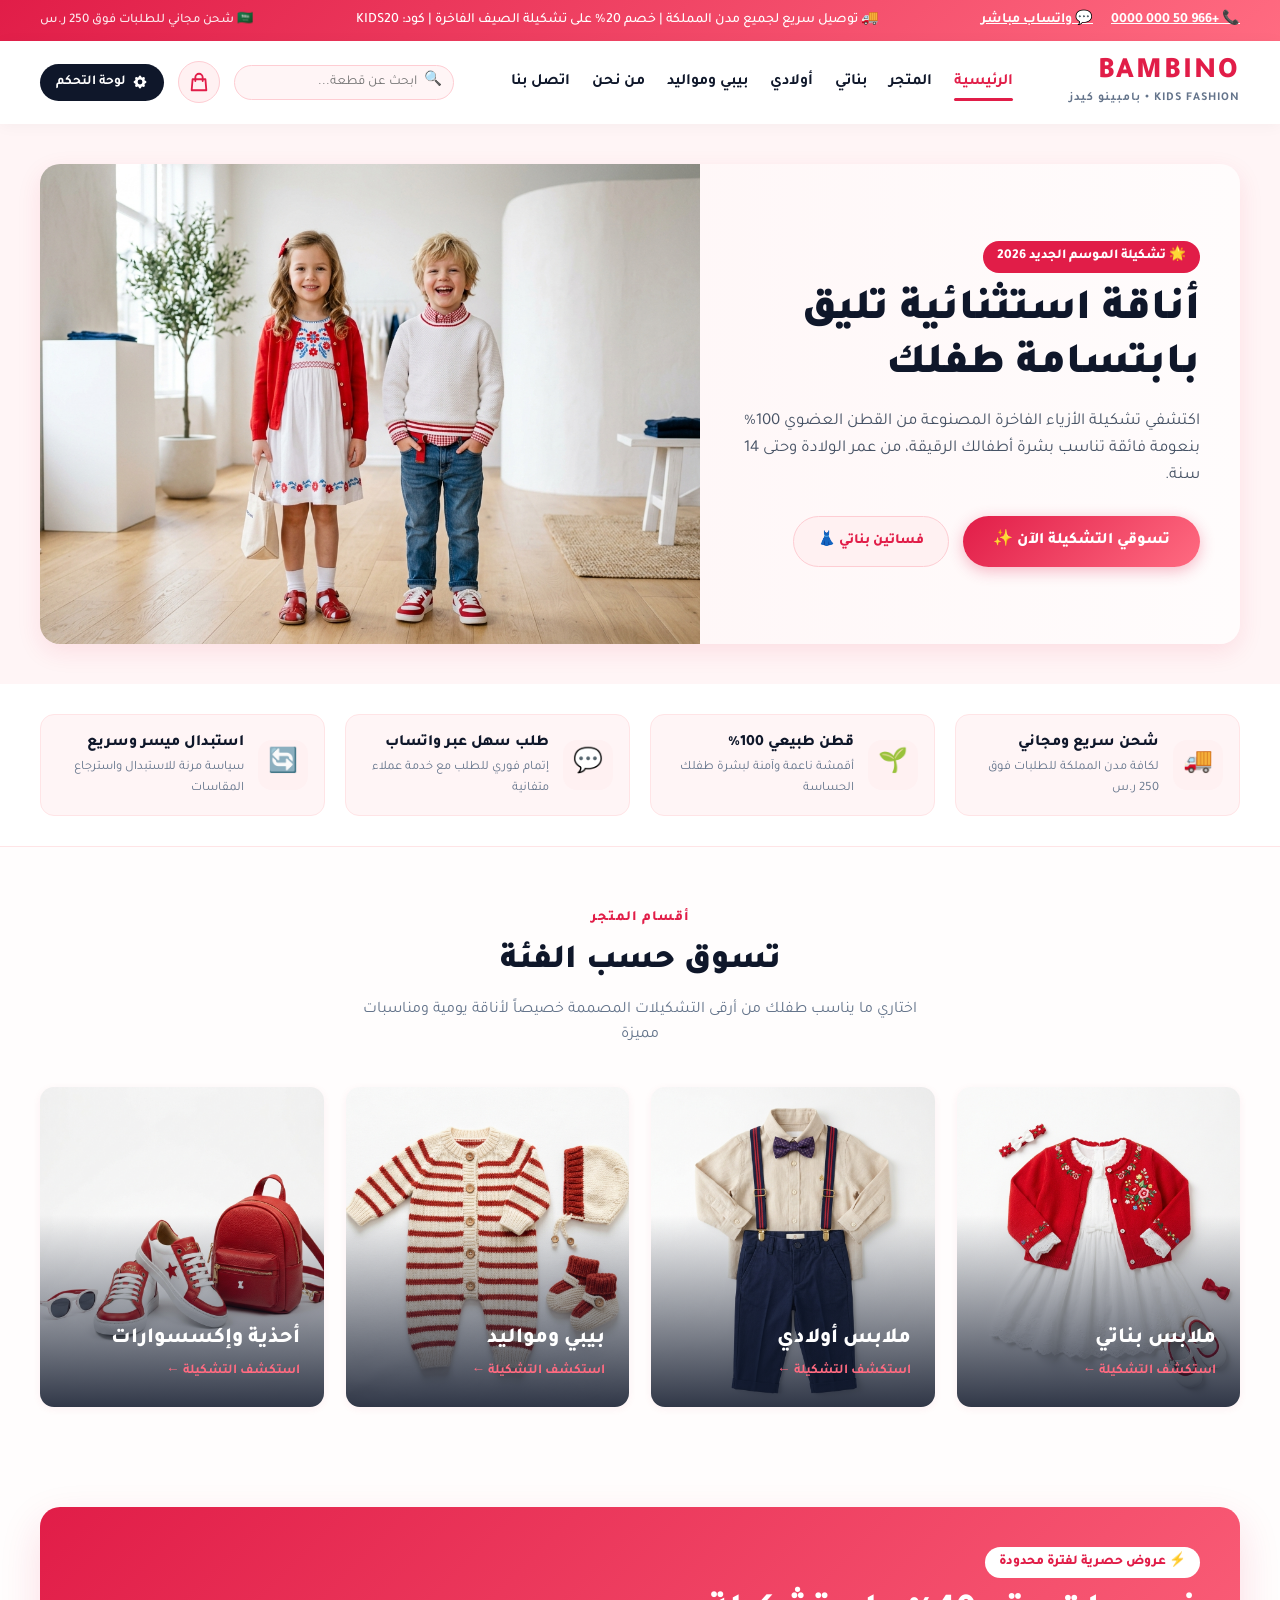
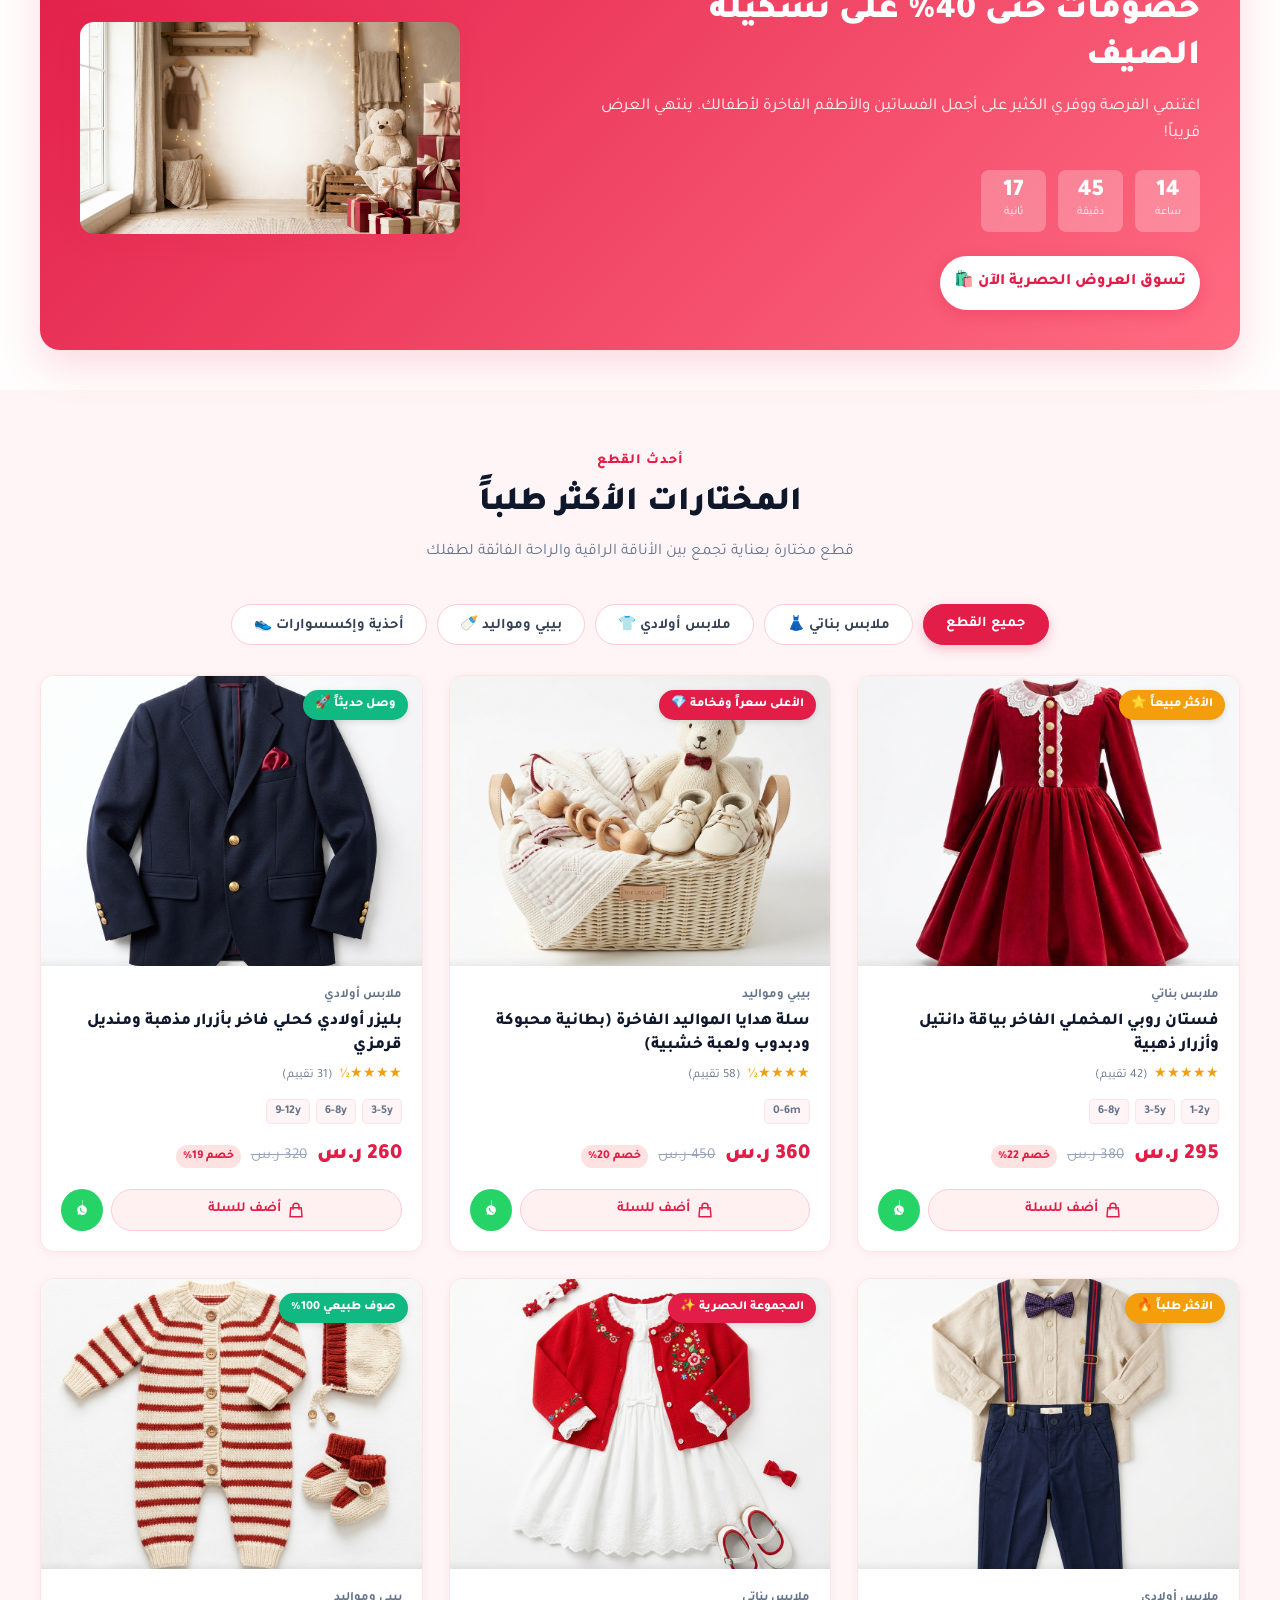
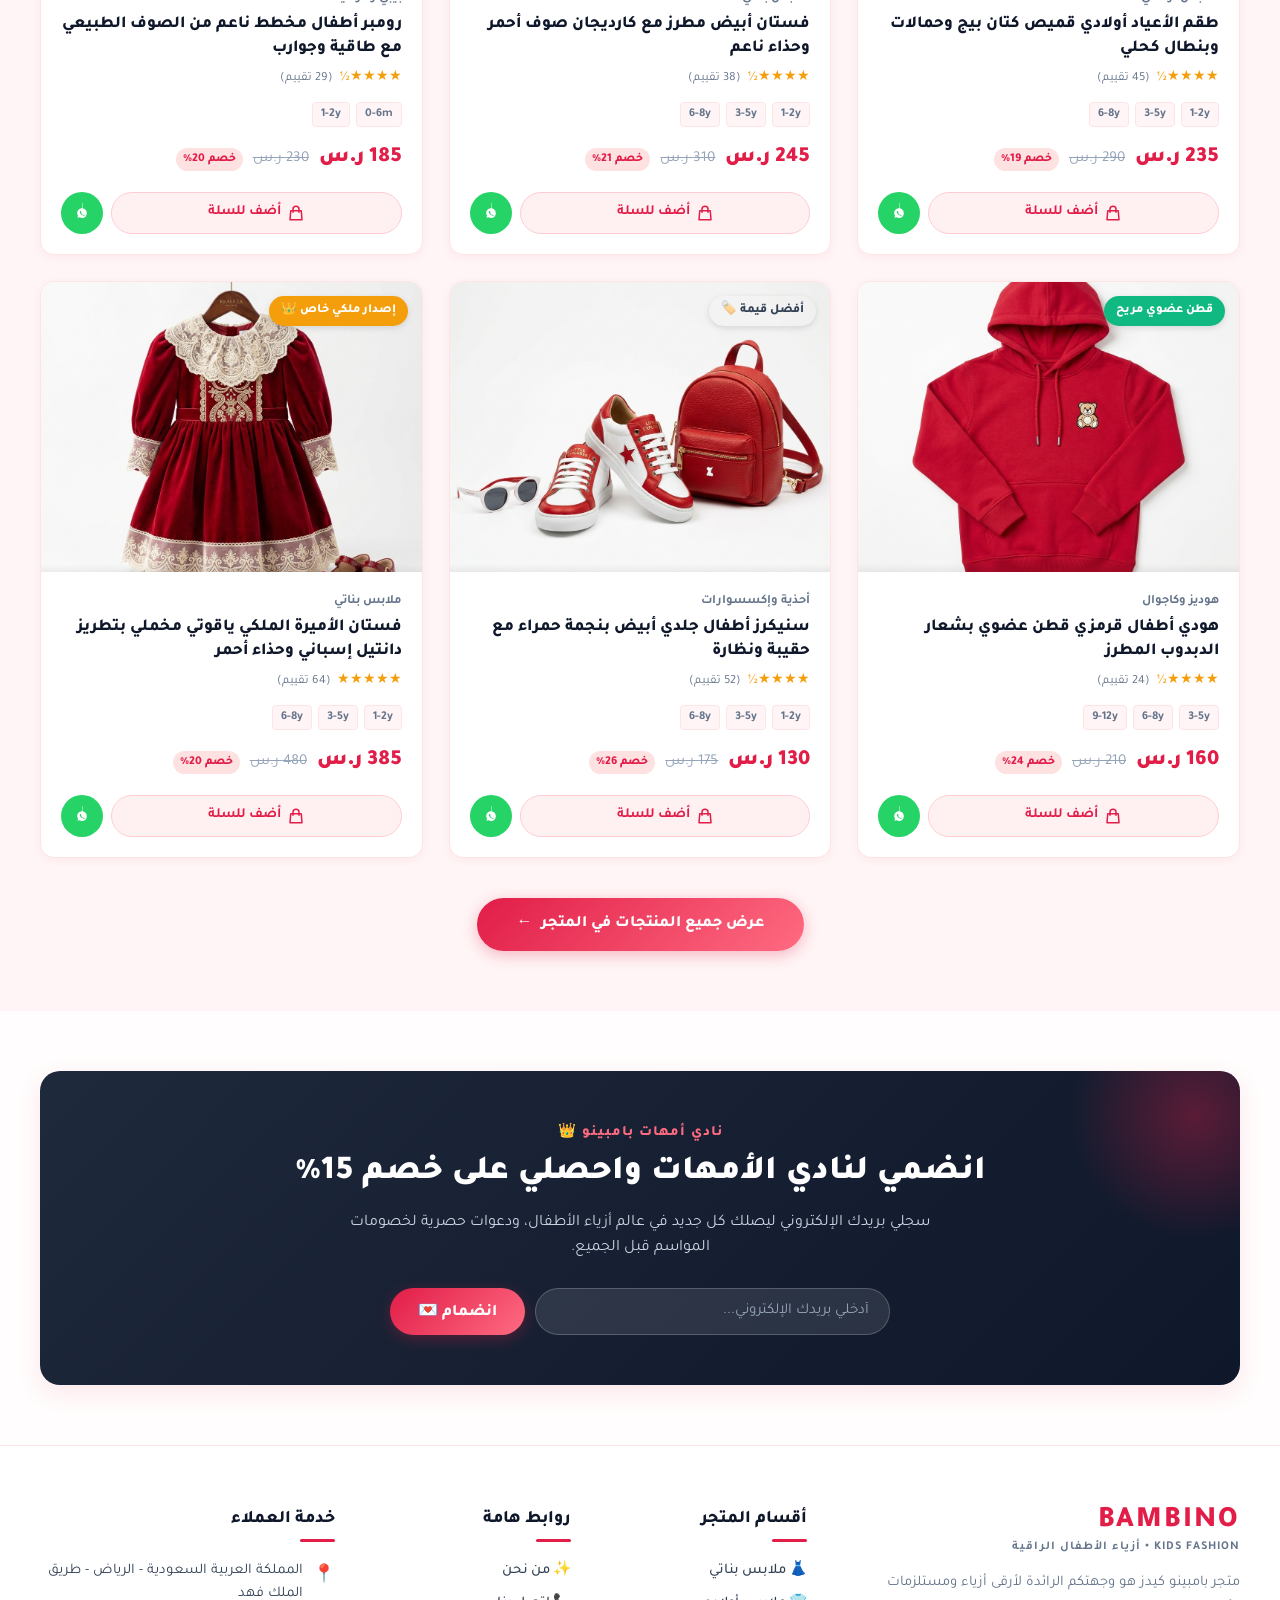
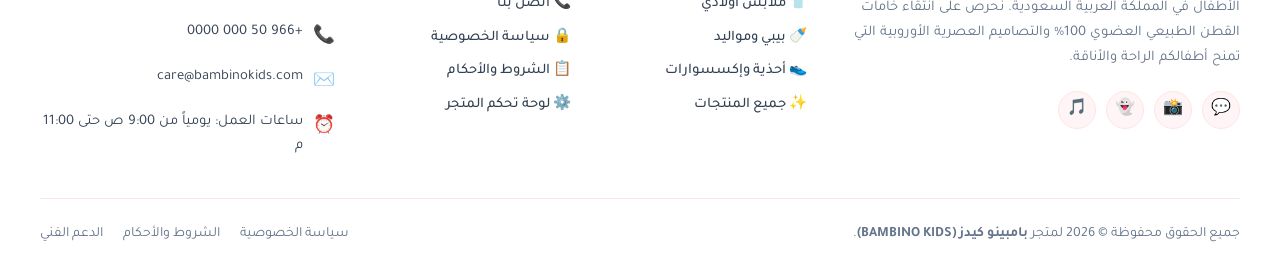
<file: index.html>
<!DOCTYPE html>
<html lang="ar" dir="rtl">
<head>
  <meta charset="UTF-8">
  <meta name="viewport" content="width=device-width, initial-scale=1.0">
  <title>بامبينو كيدز | BAMBINO - متجر أرقى أزياء ومستلزمات الأطفال</title>
  <meta name="description" content="تسوقي أفخم ملابس وأزياء الأطفال، فساتين بناتي فاخرة، بدل وأطقم أولادي، ملابس بيبي ومواليد بأجود الخامات القطنية وتوصيل سريع لكافة مدن المملكة.">
  <link rel="stylesheet" href="css/style.css">
  <link rel="icon" href="images/kids_cat_girls.jpg">
</head>
<body>

  <!-- TOP ANNOUNCEMENT BAR -->
  <aside class="announcement-bar" aria-label="شريط الإعلانات">
    <div class="container">
      <div class="top-contact-links">
        <a href="tel:+966500000000" class="store-phone-link" aria-label="رقم الهاتف">📞 <span class="store-phone-text">+966 50 000 0000</span></a>
        <a href="https://wa.me/966500000000" target="_blank" class="store-whatsapp-link" aria-label="واتساب">💬 واتساب مباشر</a>
      </div>
      <div class="announcement-text store-announcement-text">
        🚚 توصيل سريع لجميع مدن المملكة | خصم 20% على تشكيلة الصيف | كود: KIDS20
      </div>
      <div style="font-size: 0.82rem; opacity: 0.9;">
        <span>🇸🇦 شحن مجاني للطلبات فوق 250 ر.س</span>
      </div>
    </div>
  </aside>

  <!-- MAIN NAVIGATION HEADER -->
  <header class="main-header">
    <div class="container">
      <div class="header-inner">
        <!-- Logo -->
        <a href="index.html" class="logo" aria-label="الصفحة الرئيسية - بامبينو كيدز">
          <span class="logo-text">BAMBINO</span>
          <span class="logo-sub">KIDS FASHION • بامبينو كيدز</span>
        </a>

        <!-- Desktop Nav -->
        <nav class="nav-menu" aria-label="القائمة الرئيسية">
          <a href="index.html" class="nav-link active">الرئيسية</a>
          <a href="shop.html" class="nav-link ">المتجر</a>
          <a href="shop.html?cat=girls" class="nav-link ">بناتي</a>
          <a href="shop.html?cat=boys" class="nav-link ">أولادي</a>
          <a href="shop.html?cat=baby" class="nav-link ">بيبي ومواليد</a>
          <a href="about.html" class="nav-link ">من نحن</a>
          <a href="contact.html" class="nav-link ">اتصل بنا</a>
        </nav>

        <!-- Header Actions -->
        <div class="header-actions">
          <!-- Search trigger -->
          <form class="global-search-form" style="display: flex; align-items: center;" action="shop.html" method="GET">
            <div class="search-box" style="width: 220px; margin: 0;">
              <input type="text" name="search" placeholder="ابحث عن قطعة..." style="padding: 8px 36px 8px 12px; font-size: 0.85rem;" aria-label="بحث في المنتجات">
              <span class="search-icon" style="right: 12px; font-size: 0.9rem;" aria-hidden="true">🔍</span>
            </div>
          </form>

          <!-- Cart Button -->
          <button id="btnOpenCart" class="btn-icon" aria-label="عرض سلة المشتريات" title="سلة المشتريات">
            <svg width="22" height="22" fill="none" stroke="currentColor" viewBox="0 0 24 24" aria-hidden="true"><path stroke-linecap="round" stroke-linejoin="round" stroke-width="2" d="M16 11V7a4 4 0 00-8 0v4M5 9h14l1 12H4L5 9z"></path></svg>
            <span class="badge-count cart-badge-count" style="display: none;">0</span>
          </button>

          <!-- Admin Dashboard Link -->
          <a href="admin/index.html" class="btn-admin" title="لوحة التحكم">
            <svg width="16" height="16" fill="currentColor" viewBox="0 0 20 20" aria-hidden="true"><path fill-rule="evenodd" d="M11.49 3.17c-.38-1.56-2.6-1.56-2.98 0a1.532 1.532 0 01-2.286.948c-1.372-.836-2.942.734-2.106 2.106.54.886.061 2.042-.947 2.287-1.561.379-1.561 2.6 0 2.978a1.532 1.532 0 01.947 2.287c-.836 1.372.734 2.942 2.106 2.106a1.532 1.532 0 012.287.947c.379 1.561 2.6 1.561 2.978 0a1.533 1.533 0 012.287-.947c1.372.836 2.942-.734 2.106-2.106a1.533 1.533 0 01.947-2.287c1.561-.379 1.561-2.6 0-2.978a1.532 1.532 0 01-.947-2.287c.836-1.372-.734-2.942-2.106-2.106a1.532 1.532 0 01-2.287-.947zM10 13a3 3 0 100-6 3 3 0 000 6z" clip-rule="evenodd"></path></svg>
            <span>لوحة التحكم</span>
          </a>

          <!-- Mobile Nav Toggle -->
          <button class="mobile-toggle" aria-label="فتح القائمة الجانبية">
            ☰
          </button>
        </div>
      </div>
    </div>
  </header>


  <!-- HERO SLIDER SECTION -->
  <section class="hero-section">
    <div class="container">
      <div class="hero-slider-wrap">
        <!-- Slide 1 -->
        <div class="hero-slide active" style="background: linear-gradient(90deg, rgba(255,241,242,0.95) 0%, rgba(255,255,255,0.7) 100%);">
          <img src="images/kids_hero_banner.jpg" data-cms-src="home.heroImg" alt="تشكيلة بامبينو كيدز الحصرية" style="position: absolute; left: 0; top: 0; width: 55%; height: 100%; object-fit: cover; z-index: 1;">
          <div class="hero-content" style="position: relative; z-index: 2; max-width: 540px; padding: 40px;">
            <span class="hero-tag" data-cms="home.heroBadge" style="background: var(--primary); color: #fff; padding: 5px 14px; border-radius: var(--radius-full); font-size: 0.85rem; font-weight: 800; display: inline-block; margin-bottom: 12px;">🌟 تشكيلة الموسم الجديد 2026</span>
            <h1 class="hero-title" data-cms="home.heroTitle" style="font-size: 2.7rem; font-weight: 900; line-height: 1.25; color: var(--dark); margin-bottom: 16px;">
              أناقة استثنائية تليق بابتسامة طفلك
            </h1>
            <p class="hero-desc" data-cms="home.heroDesc" style="font-size: 1.05rem; color: var(--text); margin-bottom: 26px;">
              اكتشفي تشكيلة الأزياء الفاخرة المصنوعة من القطن العضوي 100% بنعومة فائقة تناسب بشرة أطفالك الرقيقة، من عمر الولادة وحتى 14 سنة.
            </p>
            <div style="display: flex; gap: 14px; flex-wrap: wrap;">
              <a href="shop.html" class="btn-checkout" style="width: auto; padding: 13px 30px;"><span data-cms="home.heroBtnText">تسوقي التشكيلة الآن ✨</span></a>
              <a href="shop.html?cat=girls" class="btn-add-cart" style="padding: 13px 24px; font-weight: 800;">فساتين بناتي 👗</a>
            </div>
          </div>
        </div>
      </div>
    </div>
  </section>

  <!-- FEATURES / VALUE PROPOSITION BAR -->
  <section class="features-bar" style="background: var(--white); padding: 30px 0; border-bottom: 1px solid var(--border-light);">
    <div class="container">
      <div class="features-grid" style="display: grid; grid-template-columns: repeat(4, 1fr); gap: 20px;">
        <div class="feature-item">
          <div class="feature-icon" data-cms-icon="home.feat1Icon">🚚</div>
          <div class="feature-text">
            <h4 data-cms="home.feat1Title">شحن سريع ومجاني</h4>
            <p data-cms="home.feat1Desc">لكافة مدن المملكة للطلبات فوق 250 ر.س</p>
          </div>
        </div>
        <div class="feature-item">
          <div class="feature-icon" data-cms-icon="home.feat2Icon">🌱</div>
          <div class="feature-text">
            <h4 data-cms="home.feat2Title">قطن طبيعي 100%</h4>
            <p data-cms="home.feat2Desc">أقمشة ناعمة وآمنة لبشرة طفلك الحساسة</p>
          </div>
        </div>
        <div class="feature-item">
          <div class="feature-icon" data-cms-icon="home.feat3Icon">💬</div>
          <div class="feature-text">
            <h4 data-cms="home.feat3Title">طلب سهل عبر واتساب</h4>
            <p data-cms="home.feat3Desc">إتمام فوري للطلب مع خدمة عملاء متفانية</p>
          </div>
        </div>
        <div class="feature-item">
          <div class="feature-icon" data-cms-icon="home.feat4Icon">🔄</div>
          <div class="feature-text">
            <h4 data-cms="home.feat4Title">استبدال ميسر وسريع</h4>
            <p data-cms="home.feat4Desc">سياسة مرنة للاستبدال واسترجاع المقاسات</p>
          </div>
        </div>
      </div>
    </div>
  </section>

  <!-- CATEGORIES GRID SECTION -->
  <section class="section-padding">
    <div class="container">
      <div class="section-header">
        <span class="section-tag" data-cms="home.catSecTag">أقسام المتجر</span>
        <h2 class="section-title" data-cms="home.catSecTitle">تسوق حسب الفئة</h2>
        <p class="section-desc" data-cms="home.catSecDesc">اختاري ما يناسب طفلك من أرقى التشكيلات المصممة خصيصاً لأناقة يومية ومناسبات مميزة</p>
      </div>

      <div class="categories-grid">
        <!-- Girls -->
        <a href="shop.html?cat=girls" class="category-card">
          <img src="images/kids_cat_girls.jpg" data-cms-src="home.catGirlsImg" alt="ملابس بناتي">
          <div class="category-card-overlay">
            <h3 class="category-card-title">ملابس بناتي</h3>
            <span class="category-card-link">استكشف التشكيلة ←</span>
          </div>
        </a>

        <!-- Boys -->
        <a href="shop.html?cat=boys" class="category-card">
          <img src="images/kids_cat_boys.jpg" data-cms-src="home.catBoysImg" alt="ملابس أولادي">
          <div class="category-card-overlay">
            <h3 class="category-card-title">ملابس أولادي</h3>
            <span class="category-card-link">استكشف التشكيلة ←</span>
          </div>
        </a>

        <!-- Baby -->
        <a href="shop.html?cat=baby" class="category-card">
          <img src="images/kids_cat_baby.jpg" data-cms-src="home.catBabyImg" alt="بيبي ومواليد">
          <div class="category-card-overlay">
            <h3 class="category-card-title">بيبي ومواليد</h3>
            <span class="category-card-link">استكشف التشكيلة ←</span>
          </div>
        </a>

        <!-- Shoes & Accessories -->
        <a href="shop.html?cat=shoes" class="category-card">
          <img src="images/kids_cat_shoes.jpg" data-cms-src="home.catShoesImg" alt="أحذية وإكسسوارات">
          <div class="category-card-overlay">
            <h3 class="category-card-title">أحذية وإكسسوارات</h3>
            <span class="category-card-link">استكشف التشكيلة ←</span>
          </div>
        </a>
      </div>
    </div>
  </section>

  <!-- FLASH DEALS BANNER -->
  <section class="container">
    <div class="flash-banner">
      <div class="flash-content">
        <span class="flash-tag" data-cms="home.flashTag">⚡ عروض حصرية لفترة محدودة</span>
        <h2 class="flash-title" data-cms="home.flashTitle">خصومات حتى 40% على تشكيلة الصيف</h2>
        <p class="flash-desc" data-cms="home.flashDesc">اغتنمي الفرصة ووفري الكثير على أجمل الفساتين والأطقم الفاخرة لأطفالك. ينتهي العرض قريباً!</p>
        
        <div class="countdown-box">
          <div class="countdown-unit">
            <div class="countdown-num" id="timerHours">14</div>
            <div class="countdown-label">ساعة</div>
          </div>
          <div class="countdown-unit">
            <div class="countdown-num" id="timerMinutes">45</div>
            <div class="countdown-label">دقيقة</div>
          </div>
          <div class="countdown-unit">
            <div class="countdown-num" id="timerSeconds">20</div>
            <div class="countdown-label">ثانية</div>
          </div>
        </div>

        <a href="shop.html" class="btn-checkout" style="width: fit-content; background: #fff; color: var(--primary);">تسوق العروض الحصرية الآن 🛍️</a>
      </div>
      <div style="z-index: 2; max-width: 380px;" class="hide-mobile">
        <img src="images/flash_deal_kids_banner.jpg" data-cms-src="home.flashImg" alt="عروض بامبينو كيدز" style="border-radius: var(--radius-md); box-shadow: var(--shadow-md);">
      </div>
    </div>
  </section>

  <!-- FEATURED PRODUCTS GRID -->
  <section class="section-padding" style="background: var(--bg-soft);">
    <div class="container">
      <div class="section-header">
        <span class="section-tag" data-cms="home.prodSecTag">أحدث القطع</span>
        <h2 class="section-title" data-cms="home.prodSecTitle">المختارات الأكثر طلباً</h2>
        <p class="section-desc" data-cms="home.prodSecDesc">قطع مختارة بعناية تجمع بين الأناقة الراقية والراحة الفائقة لطفلك</p>
      </div>

      <!-- Filter Tabs -->
      <div class="filter-tabs">
        <button class="tab-btn active" onclick="filterHomeProducts('all', this)">جميع القطع</button>
        <button class="tab-btn" onclick="filterHomeProducts('girls', this)">ملابس بناتي 👗</button>
        <button class="tab-btn" onclick="filterHomeProducts('boys', this)">ملابس أولادي 👕</button>
        <button class="tab-btn" onclick="filterHomeProducts('baby', this)">بيبي ومواليد 🍼</button>
        <button class="tab-btn" onclick="filterHomeProducts('shoes', this)">أحذية وإكسسوارات 👟</button>
      </div>

      <!-- Grid Container -->
      <div class="products-grid" id="homeProductsGrid">
        <!-- Rendered dynamically by store.js -->
      </div>

      <div style="text-align: center; margin-top: 40px;">
        <a href="shop.html" class="btn-checkout" style="display: inline-flex; width: auto; padding: 14px 40px; margin: 0 auto;">
          <span>عرض جميع المنتجات في المتجر</span>
          <span>←</span>
        </a>
      </div>
    </div>
  </section>

  <!-- VIP NEWSLETTER SECTION -->
  <section class="container">
    <div class="vip-club-section">
      <span style="color: var(--secondary); font-weight: 800; font-size: 0.9rem; letter-spacing: 1px;" data-cms="home.vipTag">نادي أمهات بامبينو 👑</span>
      <h2 class="vip-title" data-cms="home.vipTitle">انضمي لنادي الأمهات واحصلي على خصم 15%</h2>
      <p class="vip-desc" data-cms="home.vipDesc">سجلي بريدك الإلكتروني ليصلك كل جديد في عالم أزياء الأطفال، ودعوات حصرية لخصومات المواسم قبل الجميع.</p>
      <form class="newsletter-form" onsubmit="event.preventDefault(); BambinoStore.showToast('🎉 شكراً لانضمامك لنادي أمهات بامبينو! كود خصمك: VIP15'); this.reset();">
        <input type="email" placeholder="أدخلي بريدك الإلكتروني..." required>
        <button type="submit" class="btn-checkout" style="width: auto; padding: 12px 28px;">انضمام 💌</button>
      </form>
    </div>
  </section>


  <!-- FOOTER -->
  <footer class="main-footer">
    <div class="container">
      <div class="footer-grid">
        <div class="footer-col footer-about">
          <div class="logo" style="margin-bottom: 14px;">
            <span class="logo-text">BAMBINO</span>
            <span class="logo-sub">KIDS FASHION • أزياء الأطفال الراقية</span>
          </div>
          <p>
            متجر بامبينو كيدز هو وجهتكم الرائدة لأرقى أزياء ومستلزمات الأطفال في المملكة العربية السعودية. نحرص على انتقاء خامات القطن الطبيعي العضوي 100% والتصاميم العصرية الأوروبية التي تمنح أطفالكم الراحة والأناقة.
          </p>
          <div class="social-links">
            <a href="https://wa.me/966500000000" target="_blank" class="social-icon store-whatsapp-link" aria-label="واتساب بامبينو كيدز">💬</a>
            <a href="#" class="social-icon" aria-label="انستغرام">📸</a>
            <a href="#" class="social-icon" aria-label="سناب شات">👻</a>
            <a href="#" class="social-icon" aria-label="تيك توك">🎵</a>
          </div>
        </div>

        <div class="footer-col">
          <h4>أقسام المتجر</h4>
          <ul class="footer-links-list">
            <li><a href="shop.html?cat=girls">👗 ملابس بناتي</a></li>
            <li><a href="shop.html?cat=boys">👕 ملابس أولادي</a></li>
            <li><a href="shop.html?cat=baby">🍼 بيبي ومواليد</a></li>
            <li><a href="shop.html?cat=shoes">👟 أحذية وإكسسوارات</a></li>
            <li><a href="shop.html">✨ جميع المنتجات</a></li>
          </ul>
        </div>

        <div class="footer-col">
          <h4>روابط هامة</h4>
          <ul class="footer-links-list">
            <li><a href="about.html">✨ من نحن</a></li>
            <li><a href="contact.html">📞 اتصل بنا</a></li>
            <li><a href="privacy.html">🔒 سياسة الخصوصية</a></li>
            <li><a href="terms.html">📋 الشروط والأحكام</a></li>
            <li><a href="admin/index.html">⚙️ لوحة تحكم المتجر</a></li>
          </ul>
        </div>

        <div class="footer-col">
          <h4>خدمة العملاء</h4>
          <div class="footer-contact-info">
            <div class="footer-contact-item">
              <span class="footer-contact-icon" aria-hidden="true">📍</span>
              <span class="store-address-text">المملكة العربية السعودية - الرياض - طريق الملك فهد</span>
            </div>
            <div class="footer-contact-item">
              <span class="footer-contact-icon" aria-hidden="true">📞</span>
              <span class="store-phone-text">+966 50 000 0000</span>
            </div>
            <div class="footer-contact-item">
              <span class="footer-contact-icon" aria-hidden="true">✉️</span>
              <span class="store-email-text">care@bambinokids.com</span>
            </div>
            <div class="footer-contact-item">
              <span class="footer-contact-icon" aria-hidden="true">⏰</span>
              <span>ساعات العمل: يومياً من 9:00 ص حتى 11:00 م</span>
            </div>
          </div>
        </div>
      </div>

      <div class="footer-bottom">
        <div>
          جميع الحقوق محفوظة © 2026 لمتجر <strong>بامبينو كيدز (BAMBINO KIDS)</strong>.
        </div>
        <div class="footer-policy-links">
          <a href="privacy.html">سياسة الخصوصية</a>
          <a href="terms.html">الشروط والأحكام</a>
          <a href="contact.html">الدعم الفني</a>
        </div>
      </div>
    </div>
  </footer>

  <!-- MOBILE NAV DRAWER -->
  <div class="mobile-nav-overlay" id="mobileNavOverlay">
    <div class="mobile-nav-drawer">
      <div class="mobile-nav-header">
        <div class="logo">
          <span class="logo-text" style="font-size: 1.4rem;">BAMBINO</span>
        </div>
        <button id="closeMobileNav" style="background:none; border:none; font-size:1.5rem; cursor:pointer;" aria-label="إغلاق القائمة">✕</button>
      </div>
      <ul class="mobile-nav-list">
        <li><a href="index.html">🏠 الرئيسية</a></li>
        <li><a href="shop.html">🛍️ جميع المنتجات</a></li>
        <li><a href="shop.html?cat=girls">👗 ملابس بناتي</a></li>
        <li><a href="shop.html?cat=boys">👕 ملابس أولادي</a></li>
        <li><a href="shop.html?cat=baby">🍼 بيبي ومواليد</a></li>
        <li><a href="shop.html?cat=shoes">👟 أحذية وإكسسوارات</a></li>
        <li><a href="about.html">✨ من نحن</a></li>
        <li><a href="contact.html">📞 اتصل بنا</a></li>
        <li><a href="admin/index.html">⚙️ لوحة التحكم</a></li>
      </ul>
      <div style="margin-top: auto; padding-top: 20px; border-top: 1px solid var(--border-light); font-size: 0.85rem; color: var(--text-light);">
        <p>خدمة العملاء عبر الواتساب:</p>
        <a href="https://wa.me/966500000000" target="_blank" class="store-whatsapp-link" style="color: #25d366; font-weight: 800; font-size: 1rem; display: block; margin-top: 4px;">💬 تواصل واتساب</a>
      </div>
    </div>
  </div>

  <!-- SLIDE-OUT CART DRAWER -->
  <div class="cart-overlay" id="cartOverlay">
    <div class="cart-drawer">
      <div class="cart-header">
        <h3>سلة المشتريات 🛍️</h3>
        <button class="btn-close-cart" id="btnCloseCart" aria-label="إغلاق سلة المشتريات">✕</button>
      </div>
      <div class="cart-items-list" id="cartItemsList">
        <!-- Rendered dynamically by store.js -->
      </div>
      <div class="cart-footer">
        <div class="cart-subtotal">
          <span>المجموع الفرعي:</span>
          <span id="cartSubtotalValue">0 ر.س</span>
        </div>
        <button class="btn-checkout" id="btnProceedCheckout">
          <span>إتمام الطلب السريع</span>
          <span>💳</span>
        </button>
        <button class="btn-checkout-whatsapp" id="btnProceedCheckoutWa">
          <span>طلب وتأكيد عبر واتساب</span>
          <span>💬</span>
        </button>
      </div>
    </div>
  </div>

  <!-- CHECKOUT MODAL OVERLAY -->
  <div class="checkout-modal-overlay" id="checkoutModalOverlay">
    <div class="checkout-modal">
      <div style="display: flex; justify-content: space-between; align-items: center; margin-bottom: 20px; border-bottom: 1px solid var(--border-light); padding-bottom: 14px;">
        <h3 style="font-size: 1.3rem; font-weight: 900; color: var(--dark);">إتمام وتأكيد الطلب 🚚</h3>
        <button id="btnCloseCheckout" style="background: none; border: none; font-size: 1.4rem; cursor: pointer; color: var(--text-light);" aria-label="إغلاق نافذة تأكيد الطلب">✕</button>
      </div>

      <div style="background: var(--bg-soft); padding: 16px; border-radius: var(--radius-sm); margin-bottom: 20px; border-right: 4px solid var(--primary);">
        <h4 style="font-size: 0.95rem; font-weight: 800; margin-bottom: 8px;">ملخص سلتك:</h4>
        <div id="checkoutItemsSummary" style="max-height: 120px; overflow-y: auto; margin-bottom: 8px;"></div>
        <div style="display: flex; justify-content: space-between; font-weight: 900; font-size: 1.05rem; border-top: 1px solid var(--border); padding-top: 8px;">
          <span>الإجمالي النهائي:</span>
          <span id="checkoutTotalText" style="color: var(--primary);">0 ر.س</span>
        </div>
      </div>

      <form id="checkoutOrderForm">
        <div class="form-group">
          <label>الاسم الكامل *</label>
          <input type="text" id="orderName" placeholder="مثال: سارة أحمد" required>
        </div>
        <div class="form-group">
          <label>رقم الجوال (واتساب) *</label>
          <input type="tel" id="orderPhone" placeholder="05xxxxxxxx" required>
        </div>
        <div class="form-group">
          <label>المدينة *</label>
          <input type="text" id="orderCity" placeholder="الرياض، جدة، الدمام..." required>
        </div>
        <div class="form-group">
          <label>العنوان التفصيلي (الحي، الشارع) *</label>
          <input type="text" id="orderAddress" placeholder="الحي، رقم المنزل، علامة مميزة" required>
        </div>
        <div class="form-group">
          <label>ملاحظات إضافية على الطلب أو المقاسات</label>
          <textarea id="orderNotes" rows="2" placeholder="هل لديك أي تعليمات خاصة بالتسليم أو المقاسات؟"></textarea>
        </div>

        <button type="submit" class="btn-checkout" style="width: 100%; margin-top: 10px; background: #25d366;">
          <span>إرسال وتأكيد الطلب عبر واتساب 💬</span>
        </button>
      </form>
    </div>
  </div>


  <script src="js/store.js"></script>
  <script>
    function renderHomeProducts(category = 'all') {
      const container = document.getElementById('homeProductsGrid');
      if (!container) return;
      const products = BambinoStore.getProducts();
      
      const filtered = category === 'all' 
        ? products 
        : products.filter(p => p.cat === category);

      container.innerHTML = filtered.map(p => BambinoStore.renderProductCardHTML(p)).join('');
    }

    function filterHomeProducts(cat, btn) {
      document.querySelectorAll('.filter-tabs .tab-btn').forEach(b => b.classList.remove('active'));
      btn.classList.add('active');
      renderHomeProducts(cat);
    }

    document.addEventListener('DOMContentLoaded', () => {
      renderHomeProducts('all');
    });
  </script>
</body>
</html>
</file>
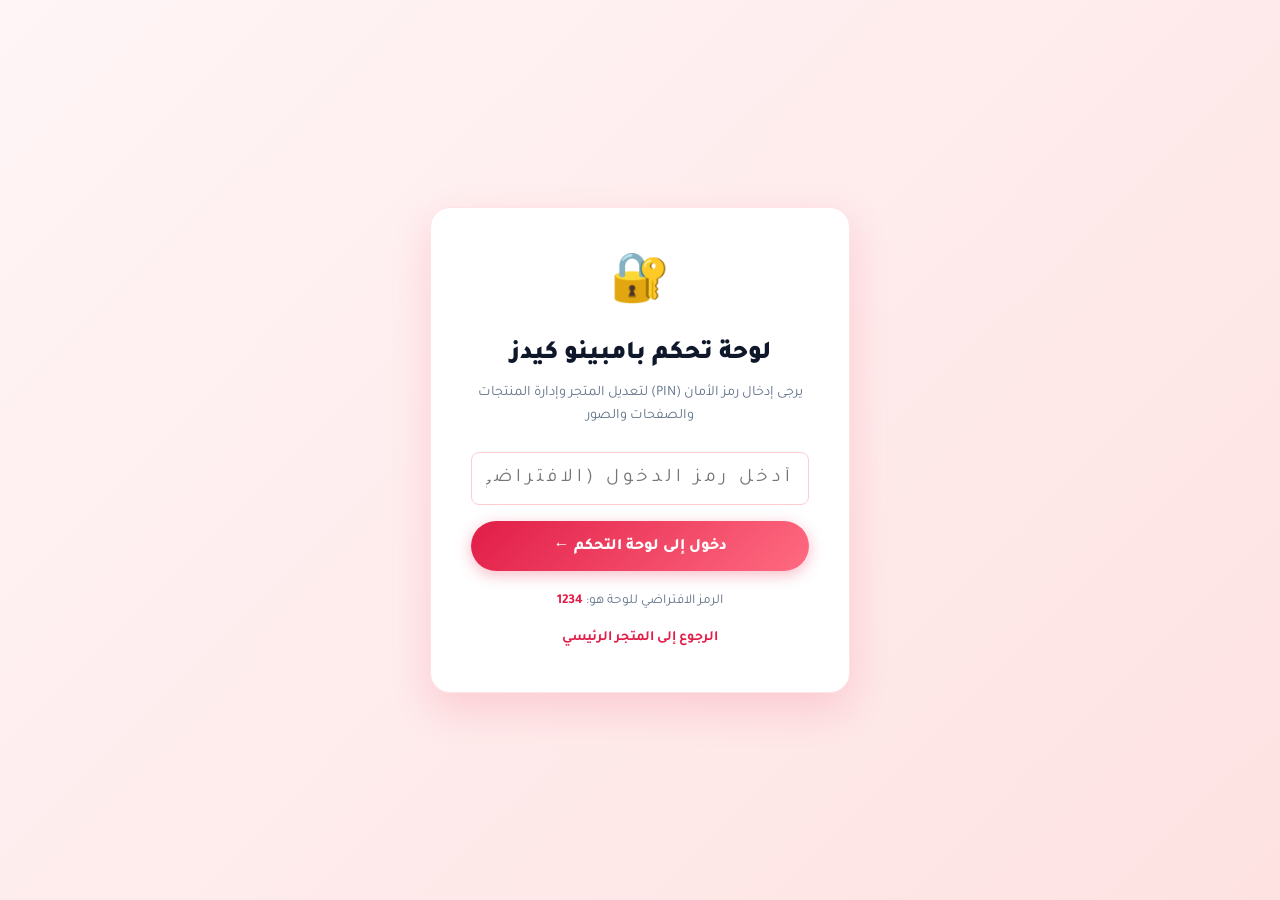
<file: admin/index.html>
<!DOCTYPE html>
<html lang="ar" dir="rtl">
<head>
  <meta charset="UTF-8">
  <meta name="viewport" content="width=device-width, initial-scale=1.0">
  <title>لوحة التحكم | متجر بامبينو كيدز</title>
  <link rel="stylesheet" href="../css/style.css">
  <link rel="icon" href="../images/kids_cat_girls.jpg">
</head>
<body class="admin-body">

  <!-- ADMIN AUTH BOX (PIN Protection) -->
  <div id="adminAuthBox" style="min-height: 100vh; display: flex; align-items: center; justify-content: center; padding: 20px; background: linear-gradient(135deg, #fff5f6 0%, #fee2e2 100%);">
    <div style="background: #fff; padding: 40px; border-radius: var(--radius-lg); box-shadow: var(--shadow-lg); max-width: 420px; width: 100%; text-align: center; border: 1px solid var(--border-light);">
      <div style="font-size: 3rem; margin-bottom: 10px;">🔐</div>
      <h2 style="font-size: 1.6rem; font-weight: 900; color: var(--dark); margin-bottom: 6px;">لوحة تحكم بامبينو كيدز</h2>
      <p style="color: var(--text-light); font-size: 0.9rem; margin-bottom: 24px;">يرجى إدخال رمز الأمان (PIN) لتعديل المتجر وإدارة المنتجات والصفحات والصور</p>

      <form id="adminLoginForm">
        <div class="form-group">
          <input type="password" id="adminPinInput" placeholder="أدخل رمز الدخول (الافتراضي: 1234)" style="text-align: center; font-size: 1.2rem; letter-spacing: 4px; padding: 14px;" required autofocus>
        </div>
        <button type="submit" class="btn-checkout" style="width: 100%; margin-top: 10px;">
          <span>دخول إلى لوحة التحكم ←</span>
        </button>
      </form>

      <div style="margin-top: 20px; font-size: 0.85rem; color: #64748b;">
        الرمز الافتراضي للوحة هو: <strong style="color: var(--primary);">1234</strong>
      </div>
      <div style="margin-top: 14px;">
        <a href="../index.html" style="font-size: 0.88rem; color: var(--primary); font-weight: 700;">الرجوع إلى المتجر الرئيسي</a>
      </div>
    </div>
  </div>

  <!-- ADMIN APP BOX -->
  <div id="adminAppBox" style="display: none;">
    <!-- Admin Top Navbar -->
    <header class="admin-navbar">
      <div class="admin-brand">
        <h2>BAMBINO</h2>
        <span>لوحة تحكم المتجر</span>
      </div>

      <div class="admin-top-actions">
        <a href="../index.html" target="_blank" class="btn-admin-pill btn-admin-outline" title="معاينة المتجر في صفحة جديدة">
          <span>معاينة المتجر</span>
          <span>👁️</span>
        </a>
        <button onclick="AdminApp.logout()" class="btn-admin-pill btn-admin-danger">
          <span>خروج</span>
          <span>🚪</span>
        </button>
      </div>
    </header>

    <div class="admin-layout">
      <!-- Admin Sidebar -->
      <aside class="admin-sidebar">
        <div class="admin-nav-item active" data-tab="products">
          <span>🛍️</span>
          <span>إدارة المنتجات</span>
        </div>
        <div class="admin-nav-item" data-tab="pages">
          <span>📄</span>
          <span>محتوى وتعديل الصفحات</span>
        </div>
        <div class="admin-nav-item" data-tab="settings">
          <span>⚙️</span>
          <span>إعدادات المتجر</span>
        </div>
        <div class="admin-nav-item" data-tab="backup">
          <span>💾</span>
          <span>النسخ الاحتياطي الشامل</span>
        </div>
      </aside>

      <!-- Admin Main Content -->
      <main class="admin-main">
        <!-- STATS OVERVIEW -->
        <div class="stats-grid">
          <div class="stat-card">
            <div class="stat-card-title">إجمالي المنتجات</div>
            <div class="stat-card-val" id="statTotalProducts">0</div>
          </div>
          <div class="stat-card">
            <div class="stat-card-title">الأقسام النشطة</div>
            <div class="stat-card-val" id="statTotalCats">0</div>
          </div>
          <div class="stat-card">
            <div class="stat-card-title">متوسط أسعار القطع</div>
            <div class="stat-card-val" id="statAvgPrice">0 ر.س</div>
          </div>
          <div class="stat-card">
            <div class="stat-card-title">حالة المتجر</div>
            <div class="stat-card-val" style="color: #10b981; font-size: 1.3rem;">● متصل ويعمل</div>
          </div>
        </div>

        <!-- TAB 1: PRODUCTS MANAGER -->
        <div class="admin-tab-content active" id="tab-products">
          <div class="admin-card">
            <div class="admin-card-header">
              <h3>قائمة المنتجات في المتجر</h3>
              <button class="btn-admin-pill btn-admin-primary" onclick="AdminApp.openAddModal()">
                <span>+ إضافة منتج جديد</span>
              </button>
            </div>

            <!-- Search and Filter input -->
            <div style="margin-bottom: 18px; max-width: 350px;">
              <input type="text" placeholder="بحث سريع في المنتجات بالاسم أو القسم..." oninput="AdminApp.renderProductsTable(this.value)" style="width: 100%; padding: 10px 14px; border: 1px solid #cbd5e1; border-radius: var(--radius-sm); font-size: 0.9rem;">
            </div>

            <div class="admin-table-wrap">
              <table class="admin-table">
                <thead>
                  <tr>
                    <th>الصورة</th>
                    <th>اسم المنتج</th>
                    <th>القسم</th>
                    <th>السعر الحالي</th>
                    <th>شارة التميز</th>
                    <th>المقاسات</th>
                    <th>الإجراءات</th>
                  </tr>
                </thead>
                <tbody id="adminProductsTbody">
                  <!-- Rendered dynamically -->
                </tbody>
              </table>
            </div>
          </div>
        </div>

        <!-- TAB 2: PAGES & MEDIA CMS -->
        <div class="admin-tab-content" id="tab-pages">
          <div class="admin-card">
            <div class="admin-card-header">
              <div>
                <h3>محرر محتوى وصور صفحات المتجر (Visual Page CMS)</h3>
                <p style="color: var(--text-light); font-size: 0.88rem; margin-top: 4px;">
                  يمكنك تعديل أي نص، تبديل أي بانر أو صورة، وتغيير الأيقونات في أي صفحة مع إمكانية رفع الصور مباشرة من جهازك!
                </p>
              </div>
            </div>

            <!-- Page Switcher Cards -->
            <div class="cms-pages-grid">
              <div class="cms-page-card active" data-page="home" onclick="AdminApp.selectPage('home')">
                <div class="cms-page-card-icon">🏠</div>
                <div>
                  <div class="cms-page-card-title">الصفحة الرئيسية</div>
                  <div class="cms-page-card-sub">السلايدر، البانرات، الصور، الميزات</div>
                </div>
              </div>

              <div class="cms-page-card" data-page="about" onclick="AdminApp.selectPage('about')">
                <div class="cms-page-card-icon">✨</div>
                <div>
                  <div class="cms-page-card-title">صفحة من نحن</div>
                  <div class="cms-page-card-sub">القصة، صورة البراند، الجودة</div>
                </div>
              </div>

              <div class="cms-page-card" data-page="contact" onclick="AdminApp.selectPage('contact')">
                <div class="cms-page-card-icon">📞</div>
                <div>
                  <div class="cms-page-card-title">صفحة اتصل بنا</div>
                  <div class="cms-page-card-sub">عناوين ونصوص التواصل</div>
                </div>
              </div>

              <div class="cms-page-card" data-page="terms" onclick="AdminApp.selectPage('terms')">
                <div class="cms-page-card-icon">📋</div>
                <div>
                  <div class="cms-page-card-title">الشروط والأحكام</div>
                  <div class="cms-page-card-sub">شروط الطلب وسياسة الاسترجاع</div>
                </div>
              </div>

              <div class="cms-page-card" data-page="privacy" onclick="AdminApp.selectPage('privacy')">
                <div class="cms-page-card-icon">🔒</div>
                <div>
                  <div class="cms-page-card-title">سياسة الخصوصية</div>
                  <div class="cms-page-card-sub">بنود حماية بيانات العملاء</div>
                </div>
              </div>

              <div class="cms-page-card" data-page="footer" onclick="AdminApp.selectPage('footer')">
                <div class="cms-page-card-icon">🔻</div>
                <div>
                  <div class="cms-page-card-title">الفوتر العام</div>
                  <div class="cms-page-card-sub">نبذة الفوتر وحقوق النشر</div>
                </div>
              </div>
            </div>

            <!-- EDIT FORMS FOR EACH PAGE -->
            <div id="cmsFormsContainer">

              <!-- HOME PAGE FORM -->
              <div class="cms-page-form-wrapper" id="cmsForm-home">
                
                <!-- 1. BANNERS & IMAGES FOR HOMEPAGE -->
                <div class="cms-section-group" style="border: 2px solid #fecdd3; background: #fffdfd;">
                  <h4 style="color: var(--primary);">🖼️ بانرات وصور الصفحة الرئيسية (Banners & Media)</h4>
                  
                  <!-- Hero Banner Image -->
                  <div class="form-group" style="background: #fff; padding: 14px; border-radius: var(--radius-sm); border: 1px solid var(--border-light); margin-bottom: 16px;">
                    <label style="font-weight: 800; color: var(--dark);">صورة البانر الرئيسي الكبير (Hero Slider Banner)</label>
                    <div style="display: flex; gap: 14px; align-items: center; margin-top: 8px;">
                      <img id="prev_home_heroImg" src="../images/kids_hero_banner.jpg" style="width: 100px; height: 70px; object-fit: cover; border-radius: 8px; border: 1px solid #cbd5e1;">
                      <div style="flex: 1;">
                        <input type="text" id="cms_home_heroImg" data-cms-field="heroImg" placeholder="images/kids_hero_banner.jpg أو رابط مباشر" oninput="AdminApp.updateImagePreview(this.value, 'prev_home_heroImg')" style="width: 100%; margin-bottom: 6px;">
                        <input type="file" accept="image/*" onchange="AdminApp.handleImageUpload(event, 'cms_home_heroImg', 'prev_home_heroImg')" style="display: none;" id="upload_home_heroImg">
                        <button type="button" class="btn-admin-pill btn-admin-outline" onclick="document.getElementById('upload_home_heroImg').click()">📁 رفع صورة من جهازك</button>
                      </div>
                    </div>
                  </div>

                  <!-- Flash Deal Banner Image -->
                  <div class="form-group" style="background: #fff; padding: 14px; border-radius: var(--radius-sm); border: 1px solid var(--border-light); margin-bottom: 16px;">
                    <label style="font-weight: 800; color: var(--dark);">صورة بانر العروض الخاطفة (Flash Deals Banner)</label>
                    <div style="display: flex; gap: 14px; align-items: center; margin-top: 8px;">
                      <img id="prev_home_flashImg" src="../images/flash_deal_kids_banner.jpg" style="width: 100px; height: 70px; object-fit: cover; border-radius: 8px; border: 1px solid #cbd5e1;">
                      <div style="flex: 1;">
                        <input type="text" id="cms_home_flashImg" data-cms-field="flashImg" placeholder="images/flash_deal_kids_banner.jpg أو رابط مباشر" oninput="AdminApp.updateImagePreview(this.value, 'prev_home_flashImg')" style="width: 100%; margin-bottom: 6px;">
                        <input type="file" accept="image/*" onchange="AdminApp.handleImageUpload(event, 'cms_home_flashImg', 'prev_home_flashImg')" style="display: none;" id="upload_home_flashImg">
                        <button type="button" class="btn-admin-pill btn-admin-outline" onclick="document.getElementById('upload_home_flashImg').click()">📁 رفع صورة من جهازك</button>
                      </div>
                    </div>
                  </div>

                  <!-- 4 Category Cards Images -->
                  <label style="font-weight: 800; display: block; margin-bottom: 10px; color: var(--dark);">صور بطاقات أقسام المتجر (Categories Cards):</label>
                  <div style="display: grid; grid-template-columns: 1fr 1fr; gap: 14px;">
                    
                    <!-- Cat Girls -->
                    <div style="background: #fff; padding: 12px; border-radius: var(--radius-sm); border: 1px solid var(--border-light);">
                      <label style="font-size: 0.85rem; font-weight: 700;">صورة قسم (ملابس بناتي)</label>
                      <div style="display: flex; gap: 10px; align-items: center; margin-top: 6px;">
                        <img id="prev_home_catGirlsImg" src="../images/kids_cat_girls.jpg" style="width: 55px; height: 55px; object-fit: cover; border-radius: 6px; border: 1px solid #cbd5e1;">
                        <div style="flex: 1;">
                          <input type="text" id="cms_home_catGirlsImg" data-cms-field="catGirlsImg" oninput="AdminApp.updateImagePreview(this.value, 'prev_home_catGirlsImg')" style="width: 100%; font-size: 0.8rem; margin-bottom: 4px;">
                          <input type="file" accept="image/*" onchange="AdminApp.handleImageUpload(event, 'cms_home_catGirlsImg', 'prev_home_catGirlsImg')" style="display: none;" id="upload_home_catGirlsImg">
                          <button type="button" class="btn-admin-pill btn-admin-outline" style="padding: 4px 10px; font-size: 0.75rem;" onclick="document.getElementById('upload_home_catGirlsImg').click()">📁 رفع صورة</button>
                        </div>
                      </div>
                    </div>

                    <!-- Cat Boys -->
                    <div style="background: #fff; padding: 12px; border-radius: var(--radius-sm); border: 1px solid var(--border-light);">
                      <label style="font-size: 0.85rem; font-weight: 700;">صورة قسم (ملابس أولادي)</label>
                      <div style="display: flex; gap: 10px; align-items: center; margin-top: 6px;">
                        <img id="prev_home_catBoysImg" src="../images/kids_cat_boys.jpg" style="width: 55px; height: 55px; object-fit: cover; border-radius: 6px; border: 1px solid #cbd5e1;">
                        <div style="flex: 1;">
                          <input type="text" id="cms_home_catBoysImg" data-cms-field="catBoysImg" oninput="AdminApp.updateImagePreview(this.value, 'prev_home_catBoysImg')" style="width: 100%; font-size: 0.8rem; margin-bottom: 4px;">
                          <input type="file" accept="image/*" onchange="AdminApp.handleImageUpload(event, 'cms_home_catBoysImg', 'prev_home_catBoysImg')" style="display: none;" id="upload_home_catBoysImg">
                          <button type="button" class="btn-admin-pill btn-admin-outline" style="padding: 4px 10px; font-size: 0.75rem;" onclick="document.getElementById('upload_home_catBoysImg').click()">📁 رفع صورة</button>
                        </div>
                      </div>
                    </div>

                    <!-- Cat Baby -->
                    <div style="background: #fff; padding: 12px; border-radius: var(--radius-sm); border: 1px solid var(--border-light);">
                      <label style="font-size: 0.85rem; font-weight: 700;">صورة قسم (بيبي ومواليد)</label>
                      <div style="display: flex; gap: 10px; align-items: center; margin-top: 6px;">
                        <img id="prev_home_catBabyImg" src="../images/kids_cat_baby.jpg" style="width: 55px; height: 55px; object-fit: cover; border-radius: 6px; border: 1px solid #cbd5e1;">
                        <div style="flex: 1;">
                          <input type="text" id="cms_home_catBabyImg" data-cms-field="catBabyImg" oninput="AdminApp.updateImagePreview(this.value, 'prev_home_catBabyImg')" style="width: 100%; font-size: 0.8rem; margin-bottom: 4px;">
                          <input type="file" accept="image/*" onchange="AdminApp.handleImageUpload(event, 'cms_home_catBabyImg', 'prev_home_catBabyImg')" style="display: none;" id="upload_home_catBabyImg">
                          <button type="button" class="btn-admin-pill btn-admin-outline" style="padding: 4px 10px; font-size: 0.75rem;" onclick="document.getElementById('upload_home_catBabyImg').click()">📁 رفع صورة</button>
                        </div>
                      </div>
                    </div>

                    <!-- Cat Shoes -->
                    <div style="background: #fff; padding: 12px; border-radius: var(--radius-sm); border: 1px solid var(--border-light);">
                      <label style="font-size: 0.85rem; font-weight: 700;">صورة قسم (أحذية وإكسسوارات)</label>
                      <div style="display: flex; gap: 10px; align-items: center; margin-top: 6px;">
                        <img id="prev_home_catShoesImg" src="../images/kids_cat_shoes.jpg" style="width: 55px; height: 55px; object-fit: cover; border-radius: 6px; border: 1px solid #cbd5e1;">
                        <div style="flex: 1;">
                          <input type="text" id="cms_home_catShoesImg" data-cms-field="catShoesImg" oninput="AdminApp.updateImagePreview(this.value, 'prev_home_catShoesImg')" style="width: 100%; font-size: 0.8rem; margin-bottom: 4px;">
                          <input type="file" accept="image/*" onchange="AdminApp.handleImageUpload(event, 'cms_home_catShoesImg', 'prev_home_catShoesImg')" style="display: none;" id="upload_home_catShoesImg">
                          <button type="button" class="btn-admin-pill btn-admin-outline" style="padding: 4px 10px; font-size: 0.75rem;" onclick="document.getElementById('upload_home_catShoesImg').click()">📁 رفع صورة</button>
                        </div>
                      </div>
                    </div>

                  </div>
                </div>

                <!-- 2. TEXTS & SECTIONS FOR HOMEPAGE -->
                <div class="cms-section-group">
                  <h4>🎨 نصوص البانر الرئيسي (Hero Texts)</h4>
                  <div class="form-group">
                    <label>الشارة العلوية للبانر</label>
                    <input type="text" id="cms_home_heroBadge" data-cms-field="heroBadge">
                  </div>
                  <div class="form-group">
                    <label>العنوان الرئيسي الكبير</label>
                    <input type="text" id="cms_home_heroTitle" data-cms-field="heroTitle">
                  </div>
                  <div class="form-group">
                    <label>النص الوصفي للبانر</label>
                    <textarea id="cms_home_heroDesc" data-cms-field="heroDesc" rows="2"></textarea>
                  </div>
                  <div class="form-group">
                    <label>نص زر التسوق الرئيسي</label>
                    <input type="text" id="cms_home_heroBtnText" data-cms-field="heroBtnText">
                  </div>
                </div>

                <!-- 3. FEATURES BAR -->
                <div class="cms-section-group">
                  <h4>🚚 ميزات وأيقونات المتجر الأربعة (Features & Icons)</h4>
                  <div style="display: grid; grid-template-columns: 1fr 1fr; gap: 14px;">
                    <div class="form-group">
                      <div style="display: flex; gap: 8px;">
                        <div style="width: 60px;">
                          <label>أيقونة 1</label>
                          <input type="text" id="cms_home_feat1Icon" data-cms-field="feat1Icon" style="text-align: center; font-size: 1.2rem;">
                        </div>
                        <div style="flex: 1;">
                          <label>عنوان الميزة 1</label>
                          <input type="text" id="cms_home_feat1Title" data-cms-field="feat1Title">
                        </div>
                      </div>
                      <label style="font-size:0.8rem; color:#64748b; margin-top:4px;">وصف الميزة 1</label>
                      <input type="text" id="cms_home_feat1Desc" data-cms-field="feat1Desc">
                    </div>

                    <div class="form-group">
                      <div style="display: flex; gap: 8px;">
                        <div style="width: 60px;">
                          <label>أيقونة 2</label>
                          <input type="text" id="cms_home_feat2Icon" data-cms-field="feat2Icon" style="text-align: center; font-size: 1.2rem;">
                        </div>
                        <div style="flex: 1;">
                          <label>عنوان الميزة 2</label>
                          <input type="text" id="cms_home_feat2Title" data-cms-field="feat2Title">
                        </div>
                      </div>
                      <label style="font-size:0.8rem; color:#64748b; margin-top:4px;">وصف الميزة 2</label>
                      <input type="text" id="cms_home_feat2Desc" data-cms-field="feat2Desc">
                    </div>

                    <div class="form-group">
                      <div style="display: flex; gap: 8px;">
                        <div style="width: 60px;">
                          <label>أيقونة 3</label>
                          <input type="text" id="cms_home_feat3Icon" data-cms-field="feat3Icon" style="text-align: center; font-size: 1.2rem;">
                        </div>
                        <div style="flex: 1;">
                          <label>عنوان الميزة 3</label>
                          <input type="text" id="cms_home_feat3Title" data-cms-field="feat3Title">
                        </div>
                      </div>
                      <label style="font-size:0.8rem; color:#64748b; margin-top:4px;">وصف الميزة 3</label>
                      <input type="text" id="cms_home_feat3Desc" data-cms-field="feat3Desc">
                    </div>

                    <div class="form-group">
                      <div style="display: flex; gap: 8px;">
                        <div style="width: 60px;">
                          <label>أيقونة 4</label>
                          <input type="text" id="cms_home_feat4Icon" data-cms-field="feat4Icon" style="text-align: center; font-size: 1.2rem;">
                        </div>
                        <div style="flex: 1;">
                          <label>عنوان الميزة 4</label>
                          <input type="text" id="cms_home_feat4Title" data-cms-field="feat4Title">
                        </div>
                      </div>
                      <label style="font-size:0.8rem; color:#64748b; margin-top:4px;">وصف الميزة 4</label>
                      <input type="text" id="cms_home_feat4Desc" data-cms-field="feat4Desc">
                    </div>
                  </div>
                </div>

                <!-- 4. FLASH DEALS TEXTS -->
                <div class="cms-section-group">
                  <h4>⚡ نصوص الخصومات الخاطفة (Flash Deals)</h4>
                  <div class="form-group">
                    <label>شارة العرض</label>
                    <input type="text" id="cms_home_flashTag" data-cms-field="flashTag">
                  </div>
                  <div class="form-group">
                    <label>عنوان العرض الكبير</label>
                    <input type="text" id="cms_home_flashTitle" data-cms-field="flashTitle">
                  </div>
                  <div class="form-group">
                    <label>وصف العرض</label>
                    <textarea id="cms_home_flashDesc" data-cms-field="flashDesc" rows="2"></textarea>
                  </div>
                </div>

                <!-- 5. VIP CLUB -->
                <div class="cms-section-group">
                  <h4>👑 قسم نادي أمهات بامبينو (VIP Club)</h4>
                  <div class="form-group">
                    <label>شارة نادي الأمهات</label>
                    <input type="text" id="cms_home_vipTag" data-cms-field="vipTag">
                  </div>
                  <div class="form-group">
                    <label>عنوان النادي</label>
                    <input type="text" id="cms_home_vipTitle" data-cms-field="vipTitle">
                  </div>
                  <div class="form-group">
                    <label>النص التشجيعي للاشتراك</label>
                    <textarea id="cms_home_vipDesc" data-cms-field="vipDesc" rows="2"></textarea>
                  </div>
                </div>

                <div style="display: flex; gap: 12px; margin-top: 20px;">
                  <button type="button" class="btn-checkout" style="width: auto; padding: 12px 28px;" onclick="AdminApp.saveCurrentPage('home')">حفظ تعديلات وصور الصفحة الرئيسية ✅</button>
                  <button type="button" class="btn-admin-pill btn-admin-outline" onclick="AdminApp.previewPage('home')">معاينة مباشرة للصفحة 👁️</button>
                  <button type="button" class="btn-admin-pill btn-admin-danger" onclick="AdminApp.resetCurrentPage('home')">استعادة النصوص والصور الأصلية 🔄</button>
                </div>
              </div>

              <!-- ABOUT PAGE FORM -->
              <div class="cms-page-form-wrapper" id="cmsForm-about" style="display: none;">
                
                <!-- About Story Image -->
                <div class="cms-section-group" style="border: 2px solid #fecdd3; background: #fffdfd;">
                  <h4 style="color: var(--primary);">🖼️ صورة قصة المتجر (About Brand Image)</h4>
                  <div class="form-group" style="background: #fff; padding: 14px; border-radius: var(--radius-sm); border: 1px solid var(--border-light);">
                    <div style="display: flex; gap: 14px; align-items: center;">
                      <img id="prev_about_storyImg" src="../images/hero_kids_slide_2.jpg" style="width: 100px; height: 70px; object-fit: cover; border-radius: 8px; border: 1px solid #cbd5e1;">
                      <div style="flex: 1;">
                        <input type="text" id="cms_about_storyImg" data-cms-field="storyImg" placeholder="images/hero_kids_slide_2.jpg أو رابط مباشر" oninput="AdminApp.updateImagePreview(this.value, 'prev_about_storyImg')" style="width: 100%; margin-bottom: 6px;">
                        <input type="file" accept="image/*" onchange="AdminApp.handleImageUpload(event, 'cms_about_storyImg', 'prev_about_storyImg')" style="display: none;" id="upload_about_storyImg">
                        <button type="button" class="btn-admin-pill btn-admin-outline" onclick="document.getElementById('upload_about_storyImg').click()">📁 رفع صورة من جهازك</button>
                      </div>
                    </div>
                  </div>
                </div>

                <div class="cms-section-group">
                  <h4>📖 قصة العلامة التجارية (Brand Story)</h4>
                  <div class="form-group">
                    <label>عنوان هيدر الصفحة</label>
                    <input type="text" id="cms_about_heroTitle" data-cms-field="heroTitle">
                  </div>
                  <div class="form-group">
                    <label>شارة القصة</label>
                    <input type="text" id="cms_about_storyTag" data-cms-field="storyTag">
                  </div>
                  <div class="form-group">
                    <label>عنوان القصة الرئيسي</label>
                    <input type="text" id="cms_about_storyTitle" data-cms-field="storyTitle">
                  </div>
                  <div class="form-group">
                    <label>الفقرة الأولى من القصة</label>
                    <textarea id="cms_about_storyP1" data-cms-field="storyP1" rows="3"></textarea>
                  </div>
                  <div class="form-group">
                    <label>الفقرة الثانية من القصة</label>
                    <textarea id="cms_about_storyP2" data-cms-field="storyP2" rows="3"></textarea>
                  </div>
                </div>

                <div class="cms-section-group">
                  <h4>🌟 بطاقات وأيقونات مميزات الجودة الثلاثة</h4>
                  <div style="display: grid; grid-template-columns: 1fr 1fr 1fr; gap: 14px;">
                    <div class="form-group">
                      <label>أيقونة 1</label>
                      <input type="text" id="cms_about_card1Icon" data-cms-field="card1Icon" style="text-align: center; font-size: 1.2rem; width: 60px; margin-bottom: 6px;">
                      <label>عنوان البطاقة 1</label>
                      <input type="text" id="cms_about_card1Title" data-cms-field="card1Title">
                      <label style="font-size:0.8rem; color:#64748b; margin-top:4px;">وصف البطاقة 1</label>
                      <textarea id="cms_about_card1Desc" data-cms-field="card1Desc" rows="2"></textarea>
                    </div>
                    <div class="form-group">
                      <label>أيقونة 2</label>
                      <input type="text" id="cms_about_card2Icon" data-cms-field="card2Icon" style="text-align: center; font-size: 1.2rem; width: 60px; margin-bottom: 6px;">
                      <label>عنوان البطاقة 2</label>
                      <input type="text" id="cms_about_card2Title" data-cms-field="card2Title">
                      <label style="font-size:0.8rem; color:#64748b; margin-top:4px;">وصف البطاقة 2</label>
                      <textarea id="cms_about_card2Desc" data-cms-field="card2Desc" rows="2"></textarea>
                    </div>
                    <div class="form-group">
                      <label>أيقونة 3</label>
                      <input type="text" id="cms_about_card3Icon" data-cms-field="card3Icon" style="text-align: center; font-size: 1.2rem; width: 60px; margin-bottom: 6px;">
                      <label>عنوان البطاقة 3</label>
                      <input type="text" id="cms_about_card3Title" data-cms-field="card3Title">
                      <label style="font-size:0.8rem; color:#64748b; margin-top:4px;">وصف البطاقة 3</label>
                      <textarea id="cms_about_card3Desc" data-cms-field="card3Desc" rows="2"></textarea>
                    </div>
                  </div>
                </div>

                <div class="cms-section-group">
                  <h4>🎯 رسالة المتجر</h4>
                  <div class="form-group">
                    <label>عنوان الرسالة</label>
                    <input type="text" id="cms_about_missionTitle" data-cms-field="missionTitle">
                  </div>
                  <div class="form-group">
                    <label>نص الرسالة</label>
                    <textarea id="cms_about_missionText" data-cms-field="missionText" rows="3"></textarea>
                  </div>
                </div>

                <div style="display: flex; gap: 12px; margin-top: 20px;">
                  <button type="button" class="btn-checkout" style="width: auto; padding: 12px 28px;" onclick="AdminApp.saveCurrentPage('about')">حفظ تعديلات صفحة من نحن ✅</button>
                  <button type="button" class="btn-admin-pill btn-admin-outline" onclick="AdminApp.previewPage('about')">معاينة صفحة من نحن 👁️</button>
                  <button type="button" class="btn-admin-pill btn-admin-danger" onclick="AdminApp.resetCurrentPage('about')">استعادة النصوص والصور الأصلية 🔄</button>
                </div>
              </div>

              <!-- CONTACT PAGE FORM -->
              <div class="cms-page-form-wrapper" id="cmsForm-contact" style="display: none;">
                <div class="cms-section-group">
                  <h4>📞 نصوص ومعلومات التواصل</h4>
                  <div class="form-group">
                    <label>عنوان هيدر الصفحة</label>
                    <input type="text" id="cms_contact_heroTitle" data-cms-field="heroTitle">
                  </div>
                  <div class="form-group">
                    <label>شارة قسم التواصل</label>
                    <input type="text" id="cms_contact_secTag" data-cms-field="secTag">
                  </div>
                  <div class="form-group">
                    <label>عنوان قنوات التواصل</label>
                    <input type="text" id="cms_contact_secTitle" data-cms-field="secTitle">
                  </div>
                  <div class="form-group">
                    <label>الوصف التمهيدي لخدمة العملاء</label>
                    <textarea id="cms_contact_secDesc" data-cms-field="secDesc" rows="2"></textarea>
                  </div>
                  <div style="display: grid; grid-template-columns: 1fr 1fr; gap: 14px;">
                    <div class="form-group">
                      <label>عنوان واتساب</label>
                      <input type="text" id="cms_contact_waTitle" data-cms-field="waTitle">
                      <label style="font-size:0.8rem; color:#64748b; margin-top:4px;">وصف رد واتساب</label>
                      <input type="text" id="cms_contact_waDesc" data-cms-field="waDesc">
                    </div>
                    <div class="form-group">
                      <label>عنوان الهاتف</label>
                      <input type="text" id="cms_contact_phoneTitle" data-cms-field="phoneTitle">
                      <label style="font-size:0.8rem; color:#64748b; margin-top:4px;">أوقات عمل الهاتف</label>
                      <input type="text" id="cms_contact_phoneDesc" data-cms-field="phoneDesc">
                    </div>
                  </div>
                </div>

                <div style="display: flex; gap: 12px; margin-top: 20px;">
                  <button type="button" class="btn-checkout" style="width: auto; padding: 12px 28px;" onclick="AdminApp.saveCurrentPage('contact')">حفظ تعديلات صفحة اتصل بنا ✅</button>
                  <button type="button" class="btn-admin-pill btn-admin-outline" onclick="AdminApp.previewPage('contact')">معاينة صفحة اتصل بنا 👁️</button>
                  <button type="button" class="btn-admin-pill btn-admin-danger" onclick="AdminApp.resetCurrentPage('contact')">استعادة النصوص الأصلية 🔄</button>
                </div>
              </div>

              <!-- TERMS PAGE FORM -->
              <div class="cms-page-form-wrapper" id="cmsForm-terms" style="display: none;">
                <div class="cms-section-group">
                  <h4>📋 بنود الشروط والأحكام</h4>
                  <div class="form-group">
                    <label>عنوان الصفحة الرئيسي</label>
                    <input type="text" id="cms_terms_heroTitle" data-cms-field="heroTitle">
                  </div>
                  <div class="form-group">
                    <label>المقدمة التمهيدية</label>
                    <textarea id="cms_terms_intro" data-cms-field="intro" rows="2"></textarea>
                  </div>
                  <div class="form-group">
                    <label>عنوان البند 1 (الطلب والأسعار)</label>
                    <input type="text" id="cms_terms_sec1Title" data-cms-field="sec1Title">
                    <label style="font-size:0.8rem; color:#64748b; margin-top:4px;">تفاصيل البند 1</label>
                    <textarea id="cms_terms_sec1Desc" data-cms-field="sec1Desc" rows="2"></textarea>
                  </div>
                  <div class="form-group">
                    <label>عنوان البند 2 (الشحن والتوصيل)</label>
                    <input type="text" id="cms_terms_sec2Title" data-cms-field="sec2Title">
                    <label style="font-size:0.8rem; color:#64748b; margin-top:4px;">تفاصيل البند 2</label>
                    <textarea id="cms_terms_sec2Desc" data-cms-field="sec2Desc" rows="2"></textarea>
                  </div>
                  <div class="form-group">
                    <label>عنوان البند 3 (الاستبدال والاسترجاع)</label>
                    <input type="text" id="cms_terms_sec3Title" data-cms-field="sec3Title">
                    <label style="font-size:0.8rem; color:#64748b; margin-top:4px;">تفاصيل البند 3</label>
                    <textarea id="cms_terms_sec3Desc" data-cms-field="sec3Desc" rows="2"></textarea>
                  </div>
                </div>

                <div style="display: flex; gap: 12px; margin-top: 20px;">
                  <button type="button" class="btn-checkout" style="width: auto; padding: 12px 28px;" onclick="AdminApp.saveCurrentPage('terms')">حفظ تعديلات الشروط والأحكام ✅</button>
                  <button type="button" class="btn-admin-pill btn-admin-outline" onclick="AdminApp.previewPage('terms')">معاينة صفحة الشروط 👁️</button>
                  <button type="button" class="btn-admin-pill btn-admin-danger" onclick="AdminApp.resetCurrentPage('terms')">استعادة النصوص الأصلية 🔄</button>
                </div>
              </div>

              <!-- PRIVACY PAGE FORM -->
              <div class="cms-page-form-wrapper" id="cmsForm-privacy" style="display: none;">
                <div class="cms-section-group">
                  <h4>🔒 بنود سياسة الخصوصية</h4>
                  <div class="form-group">
                    <label>عنوان الصفحة الرئيسي</label>
                    <input type="text" id="cms_privacy_heroTitle" data-cms-field="heroTitle">
                  </div>
                  <div class="form-group">
                    <label>المقدمة التمهيدية</label>
                    <textarea id="cms_privacy_intro" data-cms-field="intro" rows="2"></textarea>
                  </div>
                  <div class="form-group">
                    <label>عنوان البند 1</label>
                    <input type="text" id="cms_privacy_sec1Title" data-cms-field="sec1Title">
                    <label style="font-size:0.8rem; color:#64748b; margin-top:4px;">تفاصيل البند 1</label>
                    <textarea id="cms_privacy_sec1Desc" data-cms-field="sec1Desc" rows="2"></textarea>
                  </div>
                  <div class="form-group">
                    <label>عنوان البند 2</label>
                    <input type="text" id="cms_privacy_sec2Title" data-cms-field="sec2Title">
                    <label style="font-size:0.8rem; color:#64748b; margin-top:4px;">تفاصيل البند 2</label>
                    <textarea id="cms_privacy_sec2Desc" data-cms-field="sec2Desc" rows="2"></textarea>
                  </div>
                  <div class="form-group">
                    <label>عنوان البند 3</label>
                    <input type="text" id="cms_privacy_sec3Title" data-cms-field="sec3Title">
                    <label style="font-size:0.8rem; color:#64748b; margin-top:4px;">تفاصيل البند 3</label>
                    <textarea id="cms_privacy_sec3Desc" data-cms-field="sec3Desc" rows="2"></textarea>
                  </div>
                </div>

                <div style="display: flex; gap: 12px; margin-top: 20px;">
                  <button type="button" class="btn-checkout" style="width: auto; padding: 12px 28px;" onclick="AdminApp.saveCurrentPage('privacy')">حفظ تعديلات سياسة الخصوصية ✅</button>
                  <button type="button" class="btn-admin-pill btn-admin-outline" onclick="AdminApp.previewPage('privacy')">معاينة صفحة الخصوصية 👁️</button>
                  <button type="button" class="btn-admin-pill btn-admin-danger" onclick="AdminApp.resetCurrentPage('privacy')">استعادة النصوص الأصلية 🔄</button>
                </div>
              </div>

              <!-- FOOTER FORM -->
              <div class="cms-page-form-wrapper" id="cmsForm-footer" style="display: none;">
                <div class="cms-section-group">
                  <h4>🔻 نبذة الفوتر وحقوق النشر</h4>
                  <div class="form-group">
                    <label>النبذة التعريفية في الفوتر</label>
                    <textarea id="cms_footer_aboutText" data-cms-field="aboutText" rows="3"></textarea>
                  </div>
                  <div class="form-group">
                    <label>نص حقوق النشر والملكية (Copyright)</label>
                    <input type="text" id="cms_footer_copyright" data-cms-field="copyright">
                  </div>
                </div>

                <div style="display: flex; gap: 12px; margin-top: 20px;">
                  <button type="button" class="btn-checkout" style="width: auto; padding: 12px 28px;" onclick="AdminApp.saveCurrentPage('footer')">حفظ تعديلات الفوتر ✅</button>
                  <button type="button" class="btn-admin-pill btn-admin-outline" onclick="AdminApp.previewPage('footer')">معاينة الفوتر في الرئيسية 👁️</button>
                  <button type="button" class="btn-admin-pill btn-admin-danger" onclick="AdminApp.resetCurrentPage('footer')">استعادة النصوص الأصلية 🔄</button>
                </div>
              </div>

            </div>
          </div>
        </div>

        <!-- TAB 3: STORE SETTINGS -->
        <div class="admin-tab-content" id="tab-settings">
          <div class="admin-card" style="max-width: 750px;">
            <div class="admin-card-header">
              <h3>إعدادات وتفاصيل المتجر</h3>
            </div>

            <form id="adminSettingsForm">
              <div class="form-group">
                <label>اسم المتجر والبراند</label>
                <input type="text" id="settStoreName" required>
              </div>

              <div class="form-group">
                <label>نص شريط الإعلانات العلوي (Announcement Bar)</label>
                <input type="text" id="settAnnouncement" required>
              </div>

              <div style="display: grid; grid-template-columns: 1fr 1fr; gap: 16px;">
                <div class="form-group">
                  <label>رقم واتساب لاستقبال الطلبات (بدون +)</label>
                  <input type="text" id="settWhatsapp" placeholder="966500000000" required>
                </div>
                <div class="form-group">
                  <label>رقم هاتف الاتصال المباشر</label>
                  <input type="text" id="settPhone" placeholder="+966 50 000 0000" required>
                </div>
              </div>

              <div style="display: grid; grid-template-columns: 1fr 1fr; gap: 16px;">
                <div class="form-group">
                  <label>البريد الإلكتروني الرسمي</label>
                  <input type="email" id="settEmail" required>
                </div>
                <div class="form-group">
                  <label>العملة</label>
                  <input type="text" id="settCurrency" value="ر.س" required>
                </div>
              </div>

              <div class="form-group">
                <label>عنوان المتجر / المقر</label>
                <input type="text" id="settAddress" required>
              </div>

              <button type="submit" class="btn-checkout" style="width: auto; padding: 12px 30px;">
                <span>حفظ التعديلات في المتجر ✅</span>
              </button>
            </form>
          </div>
        </div>

        <!-- TAB 4: BACKUP & DATA (FULL BACKUP: Products + Settings + Pages + Images) -->
        <div class="admin-tab-content" id="tab-backup">
          <div class="admin-card" style="max-width: 750px;">
            <div class="admin-card-header">
              <h3>النسخ الاحتياطي الشامل وإدارة البيانات</h3>
            </div>

            <div style="display: flex; flex-direction: column; gap: 20px;">
              <div style="background: var(--bg-soft); padding: 20px; border-radius: var(--radius-sm); border: 1px solid var(--border-light);">
                <h4 style="font-size: 1.05rem; font-weight: 800; color: var(--dark); margin-bottom: 6px;">📥 تصدير نسخة احتياطية شاملة (المنتجات + الصور والبانرات + محتوى الصفحات + الإعدادات)</h4>
                <p style="font-size: 0.9rem; color: var(--text-light); margin-bottom: 14px;">يمكنك تحميل ملف JSON متكامل يحتوي على كامل منتجات المتجر، نصوص كل الصفحات، الصور والبانرات المرفوعة، والإعدادات لحفظها كأمان على جهازك.</p>
                <button class="btn-admin-pill btn-admin-primary" onclick="AdminApp.exportFullBackupJSON()">
                  <span>تحميل ملف النسخة الاحتياطية الشاملة (JSON) 📥</span>
                </button>
              </div>

              <div style="background: var(--bg-soft); padding: 20px; border-radius: var(--radius-sm); border: 1px solid var(--border-light);">
                <h4 style="font-size: 1.05rem; font-weight: 800; color: var(--dark); margin-bottom: 6px;">📤 استيراد واستعادة المتجر من ملف نسخ احتياطي</h4>
                <p style="font-size: 0.9rem; color: var(--text-light); margin-bottom: 14px;">ارفع ملف JSON الذي قمت بتصديره سابقاً لاستعادة جميع المنتجات والصفحات والصور في لحظات معدودة.</p>
                <input type="file" id="importProductsInput" accept=".json" onchange="AdminApp.importFullBackupJSON(event)" style="display: none;">
                <button class="btn-admin-pill btn-admin-outline" onclick="document.getElementById('importProductsInput').click()">
                  <span>اختيار ملف JSON ورفعه 📤</span>
                </button>
              </div>

              <div style="background: #fff1f2; padding: 20px; border-radius: var(--radius-sm); border: 1px solid #fecdd3;">
                <h4 style="font-size: 1.05rem; font-weight: 800; color: #dc2626; margin-bottom: 6px;">⚠️ استعادة ضبط المصنع لجميع محتويات المتجر</h4>
                <p style="font-size: 0.9rem; color: #b91c1c; margin-bottom: 14px;">سيؤدي هذا إلى إعادة المتجر ونصوص الصفحات والصور والمنتجات إلى الحالة الأصلية الافتراضية.</p>
                <button class="btn-admin-pill btn-admin-danger" onclick="AdminApp.resetDefaultProducts()">
                  <span>استرجاع الإعدادات والمنتجات الأصلية 🔄</span>
                </button>
              </div>
            </div>
          </div>
        </div>
      </main>
    </div>
  </div>

  <!-- ADD / EDIT PRODUCT MODAL (WITH FILE UPLOAD BUTTON) -->
  <div class="admin-modal-overlay" id="adminProductModalOverlay">
    <div class="admin-modal">
      <div style="display: flex; justify-content: space-between; align-items: center; margin-bottom: 20px; border-bottom: 1px solid var(--border-light); padding-bottom: 14px;">
        <h3 id="modalProductTitle" style="font-size: 1.3rem; font-weight: 900; color: var(--dark);">إضافة منتج جديد</h3>
        <button onclick="AdminApp.closeModal()" style="background: none; border: none; font-size: 1.4rem; cursor: pointer; color: var(--text-light);">✕</button>
      </div>

      <form id="adminProductForm">
        <div class="form-group">
          <label>اسم المنتج *</label>
          <input type="text" id="prodNameInput" placeholder="مثال: فستان سهرة وردي للأميرات" required>
        </div>

        <div style="display: grid; grid-template-columns: 1fr 1fr; gap: 16px;">
          <div class="form-group">
            <label>القسم / التصنيف *</label>
            <select id="prodCatInput" required>
              <option value="girls">ملابس بناتي</option>
              <option value="boys">ملابس أولادي</option>
              <option value="baby">بيبي ومواليد</option>
              <option value="shoes">أحذية وإكسسوارات</option>
            </select>
          </div>
          <div class="form-group">
            <label>شارة التميز (Badge)</label>
            <input type="text" id="prodBadgeInput" placeholder="الأكثر مبيعاً ⭐، جديد 🚀، خصم خاص ⚡">
          </div>
        </div>

        <div style="display: grid; grid-template-columns: 1fr 1fr; gap: 16px;">
          <div class="form-group">
            <label>السعر بعد الخصم (ر.س) *</label>
            <input type="number" id="prodPriceInput" step="1" placeholder="مثال: 250" required>
          </div>
          <div class="form-group">
            <label>السعر الأصلي قبل الخصم (ر.س)</label>
            <input type="number" id="prodOldPriceInput" step="1" placeholder="مثال: 320">
          </div>
        </div>

        <div class="form-group">
          <label>صورة المنتج (مسار أو رابط، أو رفع صورة من جهازك) *</label>
          <div style="display: flex; gap: 10px; align-items: center;">
            <img id="productImagePreview" src="../images/prod_girls_party.jpg" style="width: 55px; height: 55px; border-radius: 6px; object-fit: cover; border: 1px solid #cbd5e1;">
            <div style="flex: 1;">
              <input type="text" id="prodImgInput" placeholder="images/prod_girls_party.jpg أو رابط مباشر" oninput="AdminApp.updateImagePreview(this.value, 'productImagePreview')" required style="width: 100%; margin-bottom: 6px;">
              <input type="file" accept="image/*" onchange="AdminApp.handleImageUpload(event, 'prodImgInput', 'productImagePreview')" style="display: none;" id="upload_prod_img">
              <button type="button" class="btn-admin-pill btn-admin-outline" onclick="document.getElementById('upload_prod_img').click()">📁 رفع صورة من جهازك</button>
            </div>
          </div>
        </div>

        <div class="form-group">
          <label>المقاسات المتوفرة (مفصولة بفواصل)</label>
          <input type="text" id="prodSizesInput" placeholder="1-2y, 3-5y, 6-8y">
        </div>

        <div class="form-group">
          <label>وصف المنتج وتفاصيل القماش</label>
          <textarea id="prodDescInput" rows="3" placeholder="اكتب وصفاً مميزاً للمنتج وخاماته وطريقة العناية به..."></textarea>
        </div>

        <div style="display: flex; justify-content: flex-end; gap: 10px; margin-top: 20px;">
          <button type="button" class="btn-admin-pill btn-admin-outline" onclick="AdminApp.closeModal()">إلغاء</button>
          <button type="submit" class="btn-admin-pill btn-admin-primary">حفظ وتحديث المتجر ✅</button>
        </div>
      </form>
    </div>
  </div>

  <script src="../js/store.js"></script>
  <script src="../js/admin.js"></script>
</body>
</html>
</file>
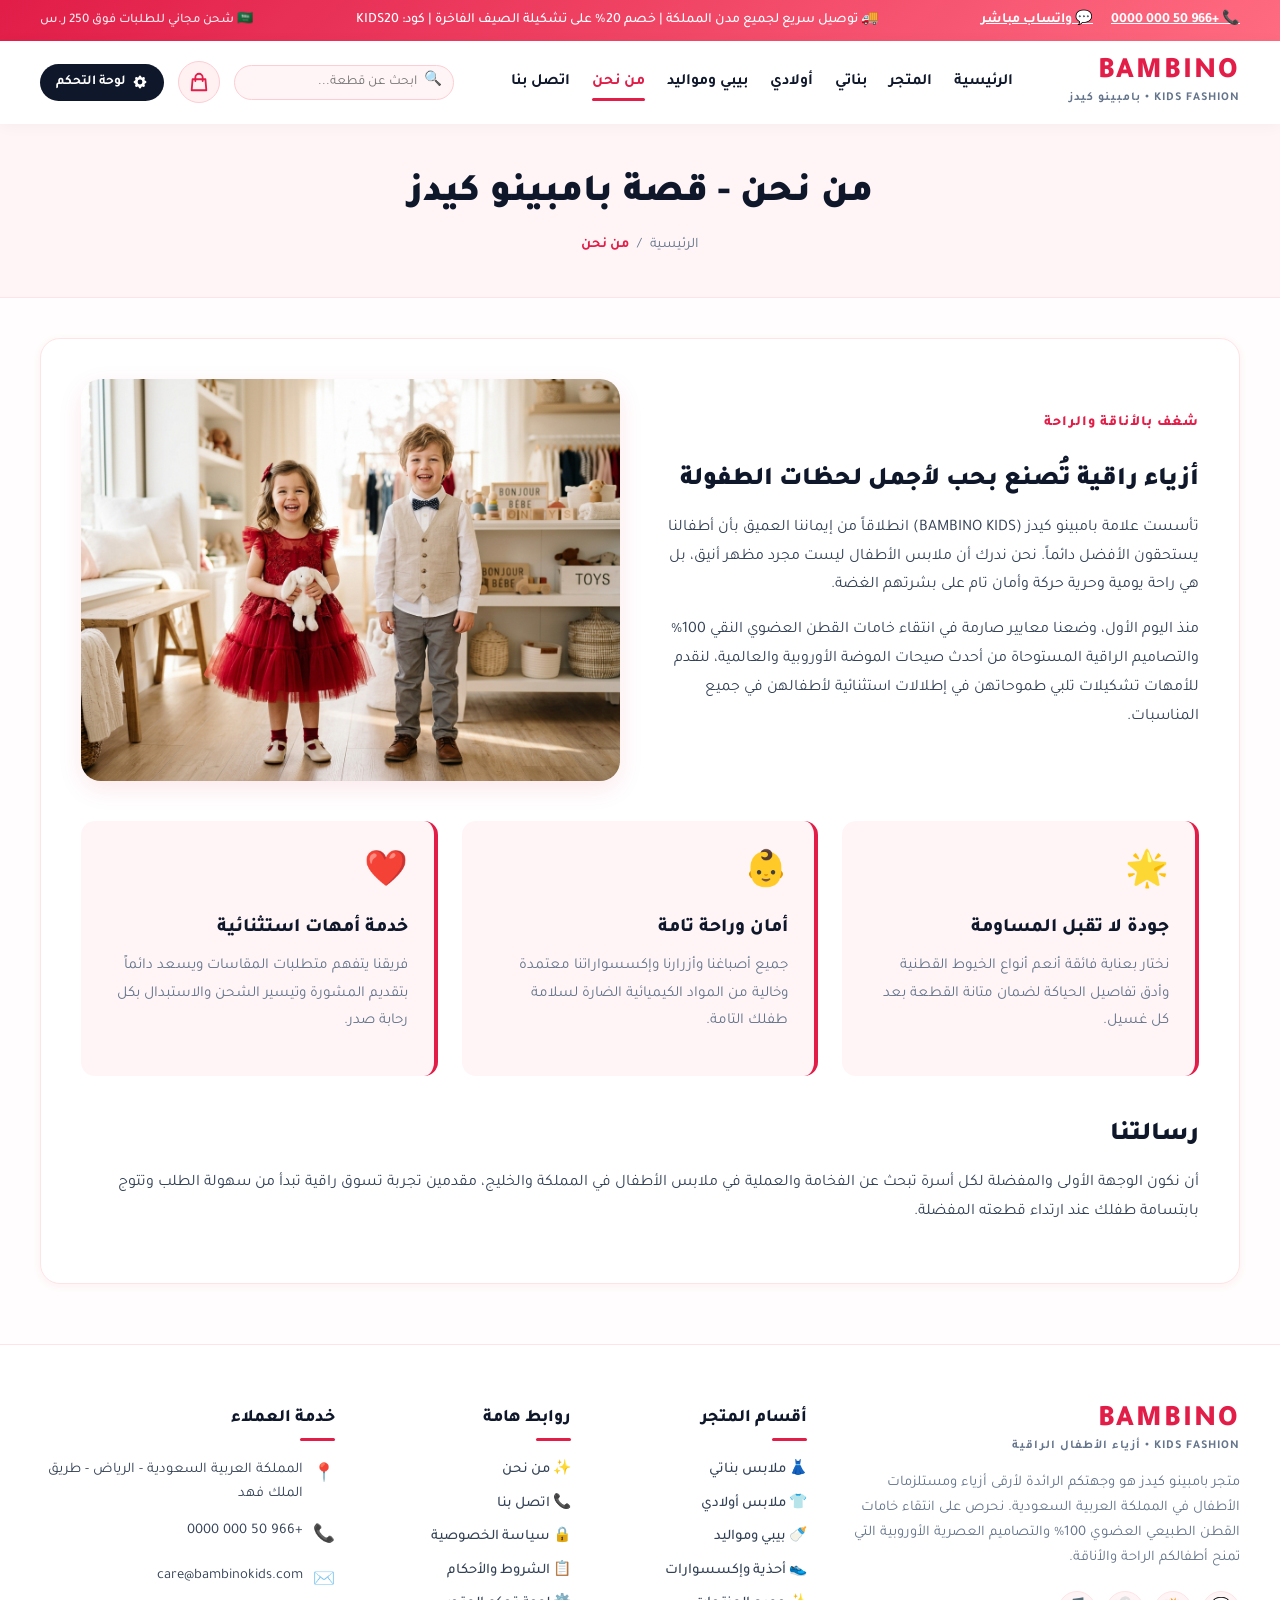
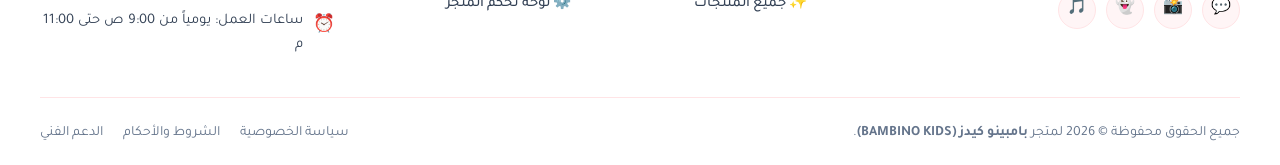
<file: about.html>
<!DOCTYPE html>
<html lang="ar" dir="rtl">
<head>
  <meta charset="UTF-8">
  <meta name="viewport" content="width=device-width, initial-scale=1.0">
  <title>من نحن | بامبينو كيدز للأزياء الراقية</title>
  <meta name="description" content="تعرف على قصة بامبينو كيدز، شغفنا بتوفير أرقى أزياء الأطفال المصنوعة من القطن الطبيعي لراحة وأناقة تدوم طويلاً.">
  <link rel="stylesheet" href="css/style.css">
  <link rel="icon" href="images/kids_cat_girls.jpg">
</head>
<body>

  <!-- TOP ANNOUNCEMENT BAR -->
  <aside class="announcement-bar" aria-label="شريط الإعلانات">
    <div class="container">
      <div class="top-contact-links">
        <a href="tel:+966500000000" class="store-phone-link" aria-label="رقم الهاتف">📞 <span class="store-phone-text">+966 50 000 0000</span></a>
        <a href="https://wa.me/966500000000" target="_blank" class="store-whatsapp-link" aria-label="واتساب">💬 واتساب مباشر</a>
      </div>
      <div class="announcement-text store-announcement-text">
        🚚 توصيل سريع لجميع مدن المملكة | خصم 20% على تشكيلة الصيف | كود: KIDS20
      </div>
      <div style="font-size: 0.82rem; opacity: 0.9;">
        <span>🇸🇦 شحن مجاني للطلبات فوق 250 ر.س</span>
      </div>
    </div>
  </aside>

  <!-- MAIN NAVIGATION HEADER -->
  <header class="main-header">
    <div class="container">
      <div class="header-inner">
        <!-- Logo -->
        <a href="index.html" class="logo" aria-label="الصفحة الرئيسية - بامبينو كيدز">
          <span class="logo-text">BAMBINO</span>
          <span class="logo-sub">KIDS FASHION • بامبينو كيدز</span>
        </a>

        <!-- Desktop Nav -->
        <nav class="nav-menu" aria-label="القائمة الرئيسية">
          <a href="index.html" class="nav-link ">الرئيسية</a>
          <a href="shop.html" class="nav-link ">المتجر</a>
          <a href="shop.html?cat=girls" class="nav-link ">بناتي</a>
          <a href="shop.html?cat=boys" class="nav-link ">أولادي</a>
          <a href="shop.html?cat=baby" class="nav-link ">بيبي ومواليد</a>
          <a href="about.html" class="nav-link active">من نحن</a>
          <a href="contact.html" class="nav-link ">اتصل بنا</a>
        </nav>

        <!-- Header Actions -->
        <div class="header-actions">
          <!-- Search trigger -->
          <form class="global-search-form" style="display: flex; align-items: center;" action="shop.html" method="GET">
            <div class="search-box" style="width: 220px; margin: 0;">
              <input type="text" name="search" placeholder="ابحث عن قطعة..." style="padding: 8px 36px 8px 12px; font-size: 0.85rem;" aria-label="بحث في المنتجات">
              <span class="search-icon" style="right: 12px; font-size: 0.9rem;" aria-hidden="true">🔍</span>
            </div>
          </form>

          <!-- Cart Button -->
          <button id="btnOpenCart" class="btn-icon" aria-label="عرض سلة المشتريات" title="سلة المشتريات">
            <svg width="22" height="22" fill="none" stroke="currentColor" viewBox="0 0 24 24" aria-hidden="true"><path stroke-linecap="round" stroke-linejoin="round" stroke-width="2" d="M16 11V7a4 4 0 00-8 0v4M5 9h14l1 12H4L5 9z"></path></svg>
            <span class="badge-count cart-badge-count" style="display: none;">0</span>
          </button>

          <!-- Admin Dashboard Link -->
          <a href="admin/index.html" class="btn-admin" title="لوحة التحكم">
            <svg width="16" height="16" fill="currentColor" viewBox="0 0 20 20" aria-hidden="true"><path fill-rule="evenodd" d="M11.49 3.17c-.38-1.56-2.6-1.56-2.98 0a1.532 1.532 0 01-2.286.948c-1.372-.836-2.942.734-2.106 2.106.54.886.061 2.042-.947 2.287-1.561.379-1.561 2.6 0 2.978a1.532 1.532 0 01.947 2.287c-.836 1.372.734 2.942 2.106 2.106a1.532 1.532 0 012.287.947c.379 1.561 2.6 1.561 2.978 0a1.533 1.533 0 012.287-.947c1.372.836 2.942-.734 2.106-2.106a1.533 1.533 0 01.947-2.287c1.561-.379 1.561-2.6 0-2.978a1.532 1.532 0 01-.947-2.287c.836-1.372-.734-2.942-2.106-2.106a1.532 1.532 0 01-2.287-.947zM10 13a3 3 0 100-6 3 3 0 000 6z" clip-rule="evenodd"></path></svg>
            <span>لوحة التحكم</span>
          </a>

          <!-- Mobile Nav Toggle -->
          <button class="mobile-toggle" aria-label="فتح القائمة الجانبية">
            ☰
          </button>
        </div>
      </div>
    </div>
  </header>


  <div class="page-hero">
    <div class="container">
      <h1 class="page-hero-title" data-cms="about.heroTitle">من نحن - قصة بامبينو كيدز</h1>
      <div class="breadcrumb">
        <a href="index.html">الرئيسية</a>
        <span>/</span>
        <span style="color: var(--primary); font-weight: 700;">من نحن</span>
      </div>
    </div>
  </div>

  <div class="container">
    <div class="static-page-content">
      <div style="display: grid; grid-template-columns: 1fr 1fr; gap: 40px; align-items: center; margin-bottom: 40px;">
        <div>
          <span class="section-tag" data-cms="about.storyTag">شغف بالأناقة والراحة</span>
          <h2 data-cms="about.storyTitle">أزياء راقية تُصنع بحب لأجمل لحظات الطفولة</h2>
          <p data-cms="about.storyP1">
            تأسست علامة بامبينو كيدز (BAMBINO KIDS) انطلاقاً من إيماننا العميق بأن أطفالنا يستحقون الأفضل دائماً. نحن ندرك أن ملابس الأطفال ليست مجرد مظهر أنيق، بل هي راحة يومية وحرية حركة وأمان تام على بشرتهم الغضة.
          </p>
          <p data-cms="about.storyP2">
            منذ اليوم الأول، وضعنا معايير صارمة في انتقاء خامات القطن العضوي النقي 100% والتصاميم الراقية المستوحاة من أحدث صيحات الموضة الأوروبية والعالمية، لنقدم للأمهات تشكيلات تلبي طموحاتهن في إطلالات استثنائية لأطفالهن في جميع المناسبات.
          </p>
        </div>
        <div>
          <img src="images/hero_kids_slide_2.jpg" data-cms-src="about.storyImg" alt="أطفال بامبينو كيدز" style="border-radius: var(--radius-lg); box-shadow: var(--shadow-md);">
        </div>
      </div>

      <div class="features-grid" style="display: grid; grid-template-columns: repeat(3, 1fr); gap: 24px; margin: 40px 0;">
        <div style="background: var(--bg-soft); padding: 26px; border-radius: var(--radius-md); border-right: 4px solid var(--primary);">
          <div style="font-size: 2.2rem; margin-bottom: 10px;" data-cms-icon="about.card1Icon">🌟</div>
          <h3 style="font-size: 1.2rem; font-weight: 800; color: var(--dark); margin-bottom: 8px;" data-cms="about.card1Title">جودة لا تقبل المساومة</h3>
          <p style="font-size: 0.95rem; color: var(--text-light);" data-cms="about.card1Desc">نختار بعناية فائقة أنعم أنواع الخيوط القطنية وأدق تفاصيل الحياكة لضمان متانة القطعة بعد كل غسيل.</p>
        </div>

        <div style="background: var(--bg-soft); padding: 26px; border-radius: var(--radius-md); border-right: 4px solid var(--primary);">
          <div style="font-size: 2.2rem; margin-bottom: 10px;" data-cms-icon="about.card2Icon">👶</div>
          <h3 style="font-size: 1.2rem; font-weight: 800; color: var(--dark); margin-bottom: 8px;" data-cms="about.card2Title">أمان وراحة تامة</h3>
          <p style="font-size: 0.95rem; color: var(--text-light);" data-cms="about.card2Desc">جميع أصباغنا وأزرارنا وإكسسواراتنا معتمدة وخالية من المواد الكيميائية الضارة لسلامة طفلك التامة.</p>
        </div>

        <div style="background: var(--bg-soft); padding: 26px; border-radius: var(--radius-md); border-right: 4px solid var(--primary);">
          <div style="font-size: 2.2rem; margin-bottom: 10px;" data-cms-icon="about.card3Icon">❤️</div>
          <h3 style="font-size: 1.2rem; font-weight: 800; color: var(--dark); margin-bottom: 8px;" data-cms="about.card3Title">خدمة أمهات استثنائية</h3>
          <p style="font-size: 0.95rem; color: var(--text-light);" data-cms="about.card3Desc">فريقنا يتفهم متطلبات المقاسات ويسعد دائماً بتقديم المشورة وتيسير الشحن والاستبدال بكل رحابة صدر.</p>
        </div>
      </div>

      <h2 data-cms="about.missionTitle">رسالتنا</h2>
      <p data-cms="about.missionText">
        أن نكون الوجهة الأولى والمفضلة لكل أسرة تبحث عن الفخامة والعملية في ملابس الأطفال في المملكة والخليج، مقدمين تجربة تسوق راقية تبدأ من سهولة الطلب وتتوج بابتسامة طفلك عند ارتداء قطعته المفضلة.
      </p>
    </div>
  </div>


  <!-- FOOTER -->
  <footer class="main-footer">
    <div class="container">
      <div class="footer-grid">
        <div class="footer-col footer-about">
          <div class="logo" style="margin-bottom: 14px;">
            <span class="logo-text">BAMBINO</span>
            <span class="logo-sub">KIDS FASHION • أزياء الأطفال الراقية</span>
          </div>
          <p>
            متجر بامبينو كيدز هو وجهتكم الرائدة لأرقى أزياء ومستلزمات الأطفال في المملكة العربية السعودية. نحرص على انتقاء خامات القطن الطبيعي العضوي 100% والتصاميم العصرية الأوروبية التي تمنح أطفالكم الراحة والأناقة.
          </p>
          <div class="social-links">
            <a href="https://wa.me/966500000000" target="_blank" class="social-icon store-whatsapp-link" aria-label="واتساب بامبينو كيدز">💬</a>
            <a href="#" class="social-icon" aria-label="انستغرام">📸</a>
            <a href="#" class="social-icon" aria-label="سناب شات">👻</a>
            <a href="#" class="social-icon" aria-label="تيك توك">🎵</a>
          </div>
        </div>

        <div class="footer-col">
          <h4>أقسام المتجر</h4>
          <ul class="footer-links-list">
            <li><a href="shop.html?cat=girls">👗 ملابس بناتي</a></li>
            <li><a href="shop.html?cat=boys">👕 ملابس أولادي</a></li>
            <li><a href="shop.html?cat=baby">🍼 بيبي ومواليد</a></li>
            <li><a href="shop.html?cat=shoes">👟 أحذية وإكسسوارات</a></li>
            <li><a href="shop.html">✨ جميع المنتجات</a></li>
          </ul>
        </div>

        <div class="footer-col">
          <h4>روابط هامة</h4>
          <ul class="footer-links-list">
            <li><a href="about.html">✨ من نحن</a></li>
            <li><a href="contact.html">📞 اتصل بنا</a></li>
            <li><a href="privacy.html">🔒 سياسة الخصوصية</a></li>
            <li><a href="terms.html">📋 الشروط والأحكام</a></li>
            <li><a href="admin/index.html">⚙️ لوحة تحكم المتجر</a></li>
          </ul>
        </div>

        <div class="footer-col">
          <h4>خدمة العملاء</h4>
          <div class="footer-contact-info">
            <div class="footer-contact-item">
              <span class="footer-contact-icon" aria-hidden="true">📍</span>
              <span class="store-address-text">المملكة العربية السعودية - الرياض - طريق الملك فهد</span>
            </div>
            <div class="footer-contact-item">
              <span class="footer-contact-icon" aria-hidden="true">📞</span>
              <span class="store-phone-text">+966 50 000 0000</span>
            </div>
            <div class="footer-contact-item">
              <span class="footer-contact-icon" aria-hidden="true">✉️</span>
              <span class="store-email-text">care@bambinokids.com</span>
            </div>
            <div class="footer-contact-item">
              <span class="footer-contact-icon" aria-hidden="true">⏰</span>
              <span>ساعات العمل: يومياً من 9:00 ص حتى 11:00 م</span>
            </div>
          </div>
        </div>
      </div>

      <div class="footer-bottom">
        <div>
          جميع الحقوق محفوظة © 2026 لمتجر <strong>بامبينو كيدز (BAMBINO KIDS)</strong>.
        </div>
        <div class="footer-policy-links">
          <a href="privacy.html">سياسة الخصوصية</a>
          <a href="terms.html">الشروط والأحكام</a>
          <a href="contact.html">الدعم الفني</a>
        </div>
      </div>
    </div>
  </footer>

  <!-- MOBILE NAV DRAWER -->
  <div class="mobile-nav-overlay" id="mobileNavOverlay">
    <div class="mobile-nav-drawer">
      <div class="mobile-nav-header">
        <div class="logo">
          <span class="logo-text" style="font-size: 1.4rem;">BAMBINO</span>
        </div>
        <button id="closeMobileNav" style="background:none; border:none; font-size:1.5rem; cursor:pointer;" aria-label="إغلاق القائمة">✕</button>
      </div>
      <ul class="mobile-nav-list">
        <li><a href="index.html">🏠 الرئيسية</a></li>
        <li><a href="shop.html">🛍️ جميع المنتجات</a></li>
        <li><a href="shop.html?cat=girls">👗 ملابس بناتي</a></li>
        <li><a href="shop.html?cat=boys">👕 ملابس أولادي</a></li>
        <li><a href="shop.html?cat=baby">🍼 بيبي ومواليد</a></li>
        <li><a href="shop.html?cat=shoes">👟 أحذية وإكسسوارات</a></li>
        <li><a href="about.html">✨ من نحن</a></li>
        <li><a href="contact.html">📞 اتصل بنا</a></li>
        <li><a href="admin/index.html">⚙️ لوحة التحكم</a></li>
      </ul>
      <div style="margin-top: auto; padding-top: 20px; border-top: 1px solid var(--border-light); font-size: 0.85rem; color: var(--text-light);">
        <p>خدمة العملاء عبر الواتساب:</p>
        <a href="https://wa.me/966500000000" target="_blank" class="store-whatsapp-link" style="color: #25d366; font-weight: 800; font-size: 1rem; display: block; margin-top: 4px;">💬 تواصل واتساب</a>
      </div>
    </div>
  </div>

  <!-- SLIDE-OUT CART DRAWER -->
  <div class="cart-overlay" id="cartOverlay">
    <div class="cart-drawer">
      <div class="cart-header">
        <h3>سلة المشتريات 🛍️</h3>
        <button class="btn-close-cart" id="btnCloseCart" aria-label="إغلاق سلة المشتريات">✕</button>
      </div>
      <div class="cart-items-list" id="cartItemsList">
        <!-- Rendered dynamically by store.js -->
      </div>
      <div class="cart-footer">
        <div class="cart-subtotal">
          <span>المجموع الفرعي:</span>
          <span id="cartSubtotalValue">0 ر.س</span>
        </div>
        <button class="btn-checkout" id="btnProceedCheckout">
          <span>إتمام الطلب السريع</span>
          <span>💳</span>
        </button>
        <button class="btn-checkout-whatsapp" id="btnProceedCheckoutWa">
          <span>طلب وتأكيد عبر واتساب</span>
          <span>💬</span>
        </button>
      </div>
    </div>
  </div>

  <!-- CHECKOUT MODAL OVERLAY -->
  <div class="checkout-modal-overlay" id="checkoutModalOverlay">
    <div class="checkout-modal">
      <div style="display: flex; justify-content: space-between; align-items: center; margin-bottom: 20px; border-bottom: 1px solid var(--border-light); padding-bottom: 14px;">
        <h3 style="font-size: 1.3rem; font-weight: 900; color: var(--dark);">إتمام وتأكيد الطلب 🚚</h3>
        <button id="btnCloseCheckout" style="background: none; border: none; font-size: 1.4rem; cursor: pointer; color: var(--text-light);" aria-label="إغلاق نافذة تأكيد الطلب">✕</button>
      </div>

      <div style="background: var(--bg-soft); padding: 16px; border-radius: var(--radius-sm); margin-bottom: 20px; border-right: 4px solid var(--primary);">
        <h4 style="font-size: 0.95rem; font-weight: 800; margin-bottom: 8px;">ملخص سلتك:</h4>
        <div id="checkoutItemsSummary" style="max-height: 120px; overflow-y: auto; margin-bottom: 8px;"></div>
        <div style="display: flex; justify-content: space-between; font-weight: 900; font-size: 1.05rem; border-top: 1px solid var(--border); padding-top: 8px;">
          <span>الإجمالي النهائي:</span>
          <span id="checkoutTotalText" style="color: var(--primary);">0 ر.س</span>
        </div>
      </div>

      <form id="checkoutOrderForm">
        <div class="form-group">
          <label>الاسم الكامل *</label>
          <input type="text" id="orderName" placeholder="مثال: سارة أحمد" required>
        </div>
        <div class="form-group">
          <label>رقم الجوال (واتساب) *</label>
          <input type="tel" id="orderPhone" placeholder="05xxxxxxxx" required>
        </div>
        <div class="form-group">
          <label>المدينة *</label>
          <input type="text" id="orderCity" placeholder="الرياض، جدة، الدمام..." required>
        </div>
        <div class="form-group">
          <label>العنوان التفصيلي (الحي، الشارع) *</label>
          <input type="text" id="orderAddress" placeholder="الحي، رقم المنزل، علامة مميزة" required>
        </div>
        <div class="form-group">
          <label>ملاحظات إضافية على الطلب أو المقاسات</label>
          <textarea id="orderNotes" rows="2" placeholder="هل لديك أي تعليمات خاصة بالتسليم أو المقاسات؟"></textarea>
        </div>

        <button type="submit" class="btn-checkout" style="width: 100%; margin-top: 10px; background: #25d366;">
          <span>إرسال وتأكيد الطلب عبر واتساب 💬</span>
        </button>
      </form>
    </div>
  </div>


  <script src="js/store.js"></script>
</body>
</html>
</file>
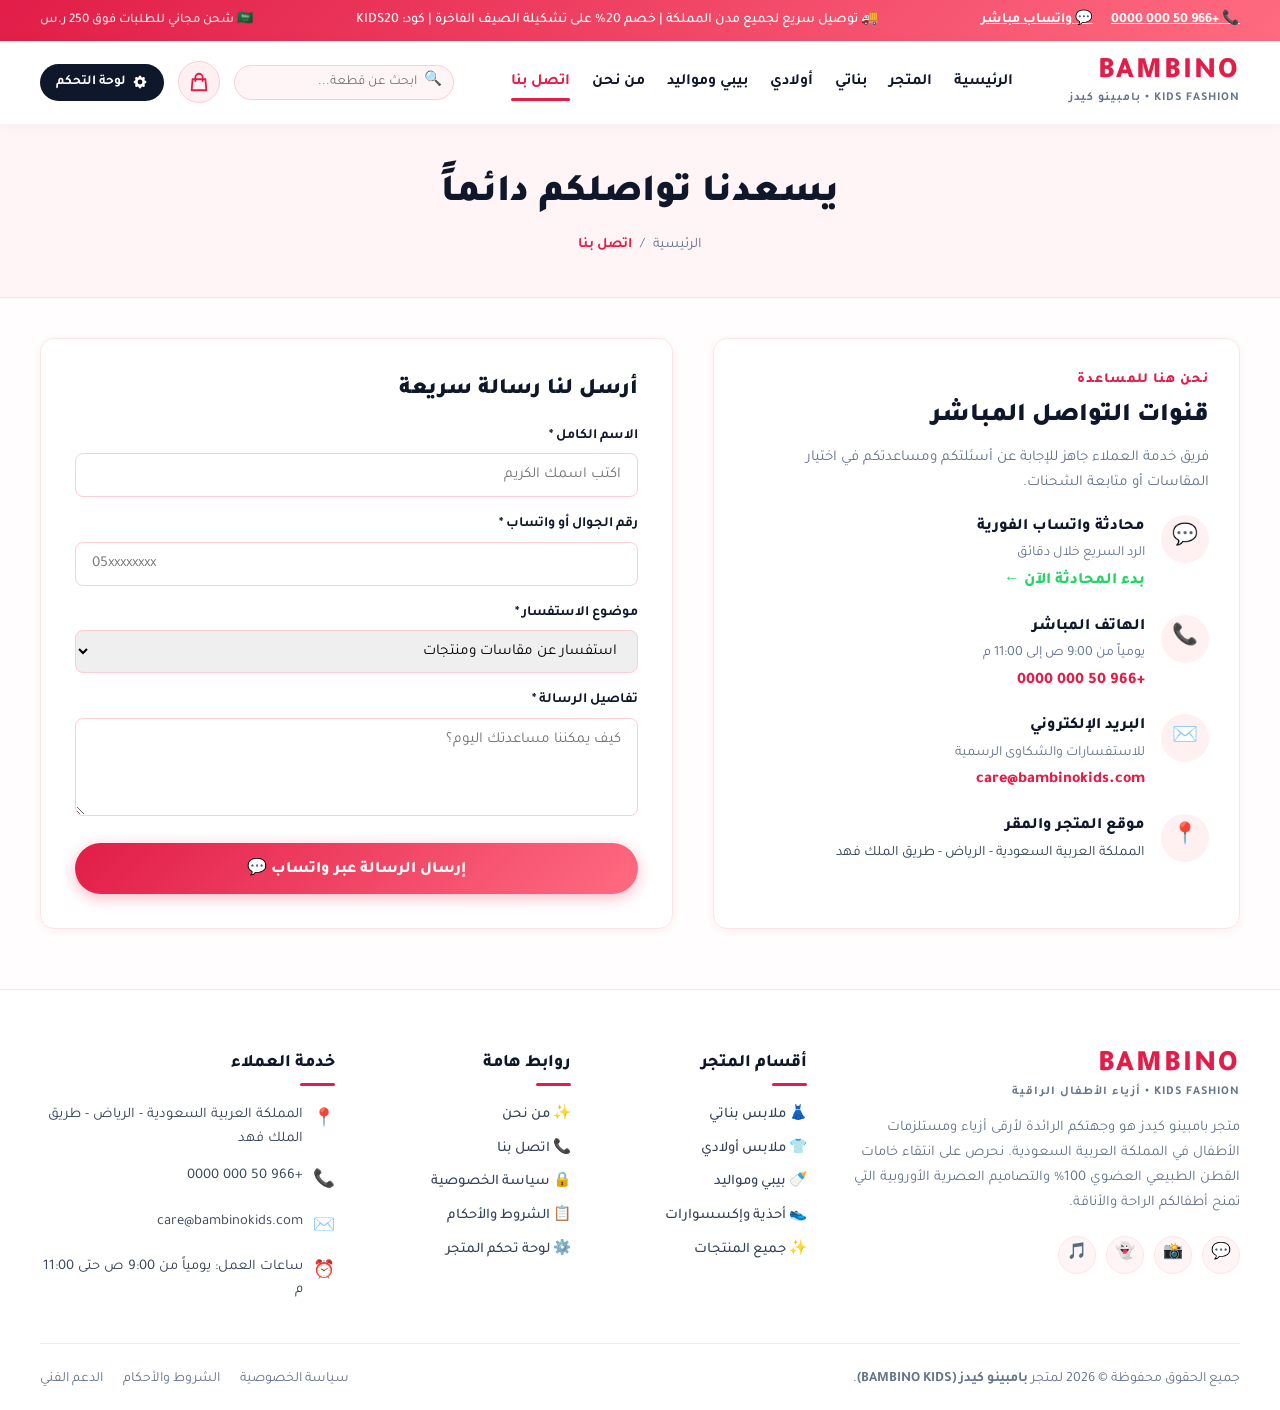
<file: contact.html>
<!DOCTYPE html>
<html lang="ar" dir="rtl">
<head>
  <meta charset="UTF-8">
  <meta name="viewport" content="width=device-width, initial-scale=1.0">
  <title>اتصل بنا | خدمة عملاء بامبينو كيدز</title>
  <meta name="description" content="تواصل مع فريق خدمة عملاء بامبينو كيدز عبر واتساب، الهاتف أو البريد الإلكتروني. يسعدنا الرد على استفساراتكم ومساعدتكم على مدار الساعة.">
  <link rel="stylesheet" href="css/style.css">
  <link rel="icon" href="images/kids_cat_girls.jpg">
</head>
<body>

  <!-- TOP ANNOUNCEMENT BAR -->
  <aside class="announcement-bar" aria-label="شريط الإعلانات">
    <div class="container">
      <div class="top-contact-links">
        <a href="tel:+966500000000" class="store-phone-link" aria-label="رقم الهاتف">📞 <span class="store-phone-text">+966 50 000 0000</span></a>
        <a href="https://wa.me/966500000000" target="_blank" class="store-whatsapp-link" aria-label="واتساب">💬 واتساب مباشر</a>
      </div>
      <div class="announcement-text store-announcement-text">
        🚚 توصيل سريع لجميع مدن المملكة | خصم 20% على تشكيلة الصيف | كود: KIDS20
      </div>
      <div style="font-size: 0.82rem; opacity: 0.9;">
        <span>🇸🇦 شحن مجاني للطلبات فوق 250 ر.س</span>
      </div>
    </div>
  </aside>

  <!-- MAIN NAVIGATION HEADER -->
  <header class="main-header">
    <div class="container">
      <div class="header-inner">
        <!-- Logo -->
        <a href="index.html" class="logo" aria-label="الصفحة الرئيسية - بامبينو كيدز">
          <span class="logo-text">BAMBINO</span>
          <span class="logo-sub">KIDS FASHION • بامبينو كيدز</span>
        </a>

        <!-- Desktop Nav -->
        <nav class="nav-menu" aria-label="القائمة الرئيسية">
          <a href="index.html" class="nav-link ">الرئيسية</a>
          <a href="shop.html" class="nav-link ">المتجر</a>
          <a href="shop.html?cat=girls" class="nav-link ">بناتي</a>
          <a href="shop.html?cat=boys" class="nav-link ">أولادي</a>
          <a href="shop.html?cat=baby" class="nav-link ">بيبي ومواليد</a>
          <a href="about.html" class="nav-link ">من نحن</a>
          <a href="contact.html" class="nav-link active">اتصل بنا</a>
        </nav>

        <!-- Header Actions -->
        <div class="header-actions">
          <!-- Search trigger -->
          <form class="global-search-form" style="display: flex; align-items: center;" action="shop.html" method="GET">
            <div class="search-box" style="width: 220px; margin: 0;">
              <input type="text" name="search" placeholder="ابحث عن قطعة..." style="padding: 8px 36px 8px 12px; font-size: 0.85rem;" aria-label="بحث في المنتجات">
              <span class="search-icon" style="right: 12px; font-size: 0.9rem;" aria-hidden="true">🔍</span>
            </div>
          </form>

          <!-- Cart Button -->
          <button id="btnOpenCart" class="btn-icon" aria-label="عرض سلة المشتريات" title="سلة المشتريات">
            <svg width="22" height="22" fill="none" stroke="currentColor" viewBox="0 0 24 24" aria-hidden="true"><path stroke-linecap="round" stroke-linejoin="round" stroke-width="2" d="M16 11V7a4 4 0 00-8 0v4M5 9h14l1 12H4L5 9z"></path></svg>
            <span class="badge-count cart-badge-count" style="display: none;">0</span>
          </button>

          <!-- Admin Dashboard Link -->
          <a href="admin/index.html" class="btn-admin" title="لوحة التحكم">
            <svg width="16" height="16" fill="currentColor" viewBox="0 0 20 20" aria-hidden="true"><path fill-rule="evenodd" d="M11.49 3.17c-.38-1.56-2.6-1.56-2.98 0a1.532 1.532 0 01-2.286.948c-1.372-.836-2.942.734-2.106 2.106.54.886.061 2.042-.947 2.287-1.561.379-1.561 2.6 0 2.978a1.532 1.532 0 01.947 2.287c-.836 1.372.734 2.942 2.106 2.106a1.532 1.532 0 012.287.947c.379 1.561 2.6 1.561 2.978 0a1.533 1.533 0 012.287-.947c1.372.836 2.942-.734 2.106-2.106a1.533 1.533 0 01.947-2.287c1.561-.379 1.561-2.6 0-2.978a1.532 1.532 0 01-.947-2.287c.836-1.372-.734-2.942-2.106-2.106a1.532 1.532 0 01-2.287-.947zM10 13a3 3 0 100-6 3 3 0 000 6z" clip-rule="evenodd"></path></svg>
            <span>لوحة التحكم</span>
          </a>

          <!-- Mobile Nav Toggle -->
          <button class="mobile-toggle" aria-label="فتح القائمة الجانبية">
            ☰
          </button>
        </div>
      </div>
    </div>
  </header>


  <div class="page-hero">
    <div class="container">
      <h1 class="page-hero-title" data-cms="contact.heroTitle">يسعدنا تواصلكم دائماً</h1>
      <div class="breadcrumb">
        <a href="index.html">الرئيسية</a>
        <span>/</span>
        <span style="color: var(--primary); font-weight: 700;">اتصل بنا</span>
      </div>
    </div>
  </div>

  <div class="container">
    <div class="contact-grid">
      <!-- Info Cards -->
      <div class="contact-info-card">
        <div>
          <span class="section-tag" data-cms="contact.secTag">نحن هنا للمساعدة</span>
          <h2 style="font-size: 1.6rem; font-weight: 900; color: var(--dark); margin-bottom: 8px;" data-cms="contact.secTitle">قنوات التواصل المباشر</h2>
          <p style="color: var(--text-light); font-size: 0.95rem;" data-cms="contact.secDesc">فريق خدمة العملاء جاهز للإجابة عن أسئلتكم ومساعدتكم في اختيار المقاسات أو متابعة الشحنات.</p>
        </div>

        <div class="contact-card-item">
          <div class="contact-card-icon">💬</div>
          <div>
            <h4 style="font-weight: 800; color: var(--dark); margin-bottom: 2px;" data-cms="contact.waTitle">محادثة واتساب الفورية</h4>
            <p style="font-size: 0.88rem; color: var(--text-light); margin-bottom: 4px;" data-cms="contact.waDesc">الرد السريع خلال دقائق</p>
            <a href="https://wa.me/966500000000" target="_blank" class="store-whatsapp-link" style="color: #25d366; font-weight: 800;">بدء المحادثة الآن ←</a>
          </div>
        </div>

        <div class="contact-card-item">
          <div class="contact-card-icon">📞</div>
          <div>
            <h4 style="font-weight: 800; color: var(--dark); margin-bottom: 2px;" data-cms="contact.phoneTitle">الهاتف المباشر</h4>
            <p style="font-size: 0.88rem; color: var(--text-light); margin-bottom: 4px;" data-cms="contact.phoneDesc">يومياً من 9:00 ص إلى 11:00 م</p>
            <span class="store-phone-text" style="color: var(--primary); font-weight: 800;">+966 50 000 0000</span>
          </div>
        </div>

        <div class="contact-card-item">
          <div class="contact-card-icon">✉️</div>
          <div>
            <h4 style="font-weight: 800; color: var(--dark); margin-bottom: 2px;" data-cms="contact.emailTitle">البريد الإلكتروني</h4>
            <p style="font-size: 0.88rem; color: var(--text-light); margin-bottom: 4px;" data-cms="contact.emailDesc">للاستفسارات والشكاوى الرسمية</p>
            <span class="store-email-text" style="color: var(--primary); font-weight: 800;">care@bambinokids.com</span>
          </div>
        </div>

        <div class="contact-card-item">
          <div class="contact-card-icon">📍</div>
          <div>
            <h4 style="font-weight: 800; color: var(--dark); margin-bottom: 2px;" data-cms="contact.addressTitle">موقع المتجر والمقر</h4>
            <p class="store-address-text" data-cms="contact.addressDesc" style="font-size: 0.9rem; color: var(--text);">المملكة العربية السعودية - الرياض - طريق الملك فهد</p>
          </div>
        </div>
      </div>

      <!-- Form Card -->
      <div class="contact-form-card">
        <h3 style="font-size: 1.4rem; font-weight: 900; color: var(--dark); margin-bottom: 16px;" data-cms="contact.formTitle">أرسل لنا رسالة سريعة</h3>
        <form onsubmit="handleContactSubmit(event)">
          <div class="form-group">
            <label>الاسم الكامل *</label>
            <input type="text" id="contactName" placeholder="اكتب اسمك الكريم" required>
          </div>
          <div class="form-group">
            <label>رقم الجوال أو واتساب *</label>
            <input type="tel" id="contactPhone" placeholder="05xxxxxxxx" required>
          </div>
          <div class="form-group">
            <label>موضوع الاستفسار *</label>
            <select id="contactSubject">
              <option value="استفسار عن مقاسات">استفسار عن مقاسات ومنتجات</option>
              <option value="متابعة حالة طلب">متابعة حالة شحنة أو طلب</option>
              <option value="طلب استبدال واسترجاع">طلب استبدال واسترجاع</option>
              <option value="اقتراح أو ملاحظة">اقتراح أو ملاحظة عامة</option>
            </select>
          </div>
          <div class="form-group">
            <label>تفاصيل الرسالة *</label>
            <textarea id="contactMessage" rows="4" placeholder="كيف يمكننا مساعدتك اليوم؟" required></textarea>
          </div>
          <button type="submit" class="btn-checkout" style="width: 100%; margin-top: 10px;">
            <span>إرسال الرسالة عبر واتساب 💬</span>
          </button>
        </form>
      </div>
    </div>
  </div>


  <!-- FOOTER -->
  <footer class="main-footer">
    <div class="container">
      <div class="footer-grid">
        <div class="footer-col footer-about">
          <div class="logo" style="margin-bottom: 14px;">
            <span class="logo-text">BAMBINO</span>
            <span class="logo-sub">KIDS FASHION • أزياء الأطفال الراقية</span>
          </div>
          <p>
            متجر بامبينو كيدز هو وجهتكم الرائدة لأرقى أزياء ومستلزمات الأطفال في المملكة العربية السعودية. نحرص على انتقاء خامات القطن الطبيعي العضوي 100% والتصاميم العصرية الأوروبية التي تمنح أطفالكم الراحة والأناقة.
          </p>
          <div class="social-links">
            <a href="https://wa.me/966500000000" target="_blank" class="social-icon store-whatsapp-link" aria-label="واتساب بامبينو كيدز">💬</a>
            <a href="#" class="social-icon" aria-label="انستغرام">📸</a>
            <a href="#" class="social-icon" aria-label="سناب شات">👻</a>
            <a href="#" class="social-icon" aria-label="تيك توك">🎵</a>
          </div>
        </div>

        <div class="footer-col">
          <h4>أقسام المتجر</h4>
          <ul class="footer-links-list">
            <li><a href="shop.html?cat=girls">👗 ملابس بناتي</a></li>
            <li><a href="shop.html?cat=boys">👕 ملابس أولادي</a></li>
            <li><a href="shop.html?cat=baby">🍼 بيبي ومواليد</a></li>
            <li><a href="shop.html?cat=shoes">👟 أحذية وإكسسوارات</a></li>
            <li><a href="shop.html">✨ جميع المنتجات</a></li>
          </ul>
        </div>

        <div class="footer-col">
          <h4>روابط هامة</h4>
          <ul class="footer-links-list">
            <li><a href="about.html">✨ من نحن</a></li>
            <li><a href="contact.html">📞 اتصل بنا</a></li>
            <li><a href="privacy.html">🔒 سياسة الخصوصية</a></li>
            <li><a href="terms.html">📋 الشروط والأحكام</a></li>
            <li><a href="admin/index.html">⚙️ لوحة تحكم المتجر</a></li>
          </ul>
        </div>

        <div class="footer-col">
          <h4>خدمة العملاء</h4>
          <div class="footer-contact-info">
            <div class="footer-contact-item">
              <span class="footer-contact-icon" aria-hidden="true">📍</span>
              <span class="store-address-text">المملكة العربية السعودية - الرياض - طريق الملك فهد</span>
            </div>
            <div class="footer-contact-item">
              <span class="footer-contact-icon" aria-hidden="true">📞</span>
              <span class="store-phone-text">+966 50 000 0000</span>
            </div>
            <div class="footer-contact-item">
              <span class="footer-contact-icon" aria-hidden="true">✉️</span>
              <span class="store-email-text">care@bambinokids.com</span>
            </div>
            <div class="footer-contact-item">
              <span class="footer-contact-icon" aria-hidden="true">⏰</span>
              <span>ساعات العمل: يومياً من 9:00 ص حتى 11:00 م</span>
            </div>
          </div>
        </div>
      </div>

      <div class="footer-bottom">
        <div>
          جميع الحقوق محفوظة © 2026 لمتجر <strong>بامبينو كيدز (BAMBINO KIDS)</strong>.
        </div>
        <div class="footer-policy-links">
          <a href="privacy.html">سياسة الخصوصية</a>
          <a href="terms.html">الشروط والأحكام</a>
          <a href="contact.html">الدعم الفني</a>
        </div>
      </div>
    </div>
  </footer>

  <!-- MOBILE NAV DRAWER -->
  <div class="mobile-nav-overlay" id="mobileNavOverlay">
    <div class="mobile-nav-drawer">
      <div class="mobile-nav-header">
        <div class="logo">
          <span class="logo-text" style="font-size: 1.4rem;">BAMBINO</span>
        </div>
        <button id="closeMobileNav" style="background:none; border:none; font-size:1.5rem; cursor:pointer;" aria-label="إغلاق القائمة">✕</button>
      </div>
      <ul class="mobile-nav-list">
        <li><a href="index.html">🏠 الرئيسية</a></li>
        <li><a href="shop.html">🛍️ جميع المنتجات</a></li>
        <li><a href="shop.html?cat=girls">👗 ملابس بناتي</a></li>
        <li><a href="shop.html?cat=boys">👕 ملابس أولادي</a></li>
        <li><a href="shop.html?cat=baby">🍼 بيبي ومواليد</a></li>
        <li><a href="shop.html?cat=shoes">👟 أحذية وإكسسوارات</a></li>
        <li><a href="about.html">✨ من نحن</a></li>
        <li><a href="contact.html">📞 اتصل بنا</a></li>
        <li><a href="admin/index.html">⚙️ لوحة التحكم</a></li>
      </ul>
      <div style="margin-top: auto; padding-top: 20px; border-top: 1px solid var(--border-light); font-size: 0.85rem; color: var(--text-light);">
        <p>خدمة العملاء عبر الواتساب:</p>
        <a href="https://wa.me/966500000000" target="_blank" class="store-whatsapp-link" style="color: #25d366; font-weight: 800; font-size: 1rem; display: block; margin-top: 4px;">💬 تواصل واتساب</a>
      </div>
    </div>
  </div>

  <!-- SLIDE-OUT CART DRAWER -->
  <div class="cart-overlay" id="cartOverlay">
    <div class="cart-drawer">
      <div class="cart-header">
        <h3>سلة المشتريات 🛍️</h3>
        <button class="btn-close-cart" id="btnCloseCart" aria-label="إغلاق سلة المشتريات">✕</button>
      </div>
      <div class="cart-items-list" id="cartItemsList">
        <!-- Rendered dynamically by store.js -->
      </div>
      <div class="cart-footer">
        <div class="cart-subtotal">
          <span>المجموع الفرعي:</span>
          <span id="cartSubtotalValue">0 ر.س</span>
        </div>
        <button class="btn-checkout" id="btnProceedCheckout">
          <span>إتمام الطلب السريع</span>
          <span>💳</span>
        </button>
        <button class="btn-checkout-whatsapp" id="btnProceedCheckoutWa">
          <span>طلب وتأكيد عبر واتساب</span>
          <span>💬</span>
        </button>
      </div>
    </div>
  </div>

  <!-- CHECKOUT MODAL OVERLAY -->
  <div class="checkout-modal-overlay" id="checkoutModalOverlay">
    <div class="checkout-modal">
      <div style="display: flex; justify-content: space-between; align-items: center; margin-bottom: 20px; border-bottom: 1px solid var(--border-light); padding-bottom: 14px;">
        <h3 style="font-size: 1.3rem; font-weight: 900; color: var(--dark);">إتمام وتأكيد الطلب 🚚</h3>
        <button id="btnCloseCheckout" style="background: none; border: none; font-size: 1.4rem; cursor: pointer; color: var(--text-light);" aria-label="إغلاق نافذة تأكيد الطلب">✕</button>
      </div>

      <div style="background: var(--bg-soft); padding: 16px; border-radius: var(--radius-sm); margin-bottom: 20px; border-right: 4px solid var(--primary);">
        <h4 style="font-size: 0.95rem; font-weight: 800; margin-bottom: 8px;">ملخص سلتك:</h4>
        <div id="checkoutItemsSummary" style="max-height: 120px; overflow-y: auto; margin-bottom: 8px;"></div>
        <div style="display: flex; justify-content: space-between; font-weight: 900; font-size: 1.05rem; border-top: 1px solid var(--border); padding-top: 8px;">
          <span>الإجمالي النهائي:</span>
          <span id="checkoutTotalText" style="color: var(--primary);">0 ر.س</span>
        </div>
      </div>

      <form id="checkoutOrderForm">
        <div class="form-group">
          <label>الاسم الكامل *</label>
          <input type="text" id="orderName" placeholder="مثال: سارة أحمد" required>
        </div>
        <div class="form-group">
          <label>رقم الجوال (واتساب) *</label>
          <input type="tel" id="orderPhone" placeholder="05xxxxxxxx" required>
        </div>
        <div class="form-group">
          <label>المدينة *</label>
          <input type="text" id="orderCity" placeholder="الرياض، جدة، الدمام..." required>
        </div>
        <div class="form-group">
          <label>العنوان التفصيلي (الحي، الشارع) *</label>
          <input type="text" id="orderAddress" placeholder="الحي، رقم المنزل، علامة مميزة" required>
        </div>
        <div class="form-group">
          <label>ملاحظات إضافية على الطلب أو المقاسات</label>
          <textarea id="orderNotes" rows="2" placeholder="هل لديك أي تعليمات خاصة بالتسليم أو المقاسات؟"></textarea>
        </div>

        <button type="submit" class="btn-checkout" style="width: 100%; margin-top: 10px; background: #25d366;">
          <span>إرسال وتأكيد الطلب عبر واتساب 💬</span>
        </button>
      </form>
    </div>
  </div>


  <script src="js/store.js"></script>
  <script>
    function handleContactSubmit(e) {
      e.preventDefault();
      const name = document.getElementById('contactName').value.trim();
      const phone = document.getElementById('contactPhone').value.trim();
      const subject = document.getElementById('contactSubject').value;
      const message = document.getElementById('contactMessage').value.trim();
      const settings = BambinoStore.getSettings();

      const text = `*📩 رسالة جديدة من صفحة اتصل بنا - بامبينو كيدز*\n` +
        `--------------------------------\n` +
        `👤 *الاسم:* ${name}\n` +
        `📱 *الجوال:* ${phone}\n` +
        `📋 *الموضوع:* ${subject}\n` +
        `📝 *الرسالة:* ${message}\n` +
        `--------------------------------`;

      const waUrl = `https://wa.me/${settings.whatsapp}?text=${encodeURIComponent(text)}`;
      window.open(waUrl, '_blank');
      BambinoStore.showToast('✅ تم فتح محادثة واتساب لإرسال رسالتك مباشرة!');
    }
  </script>
</body>
</html>
</file>
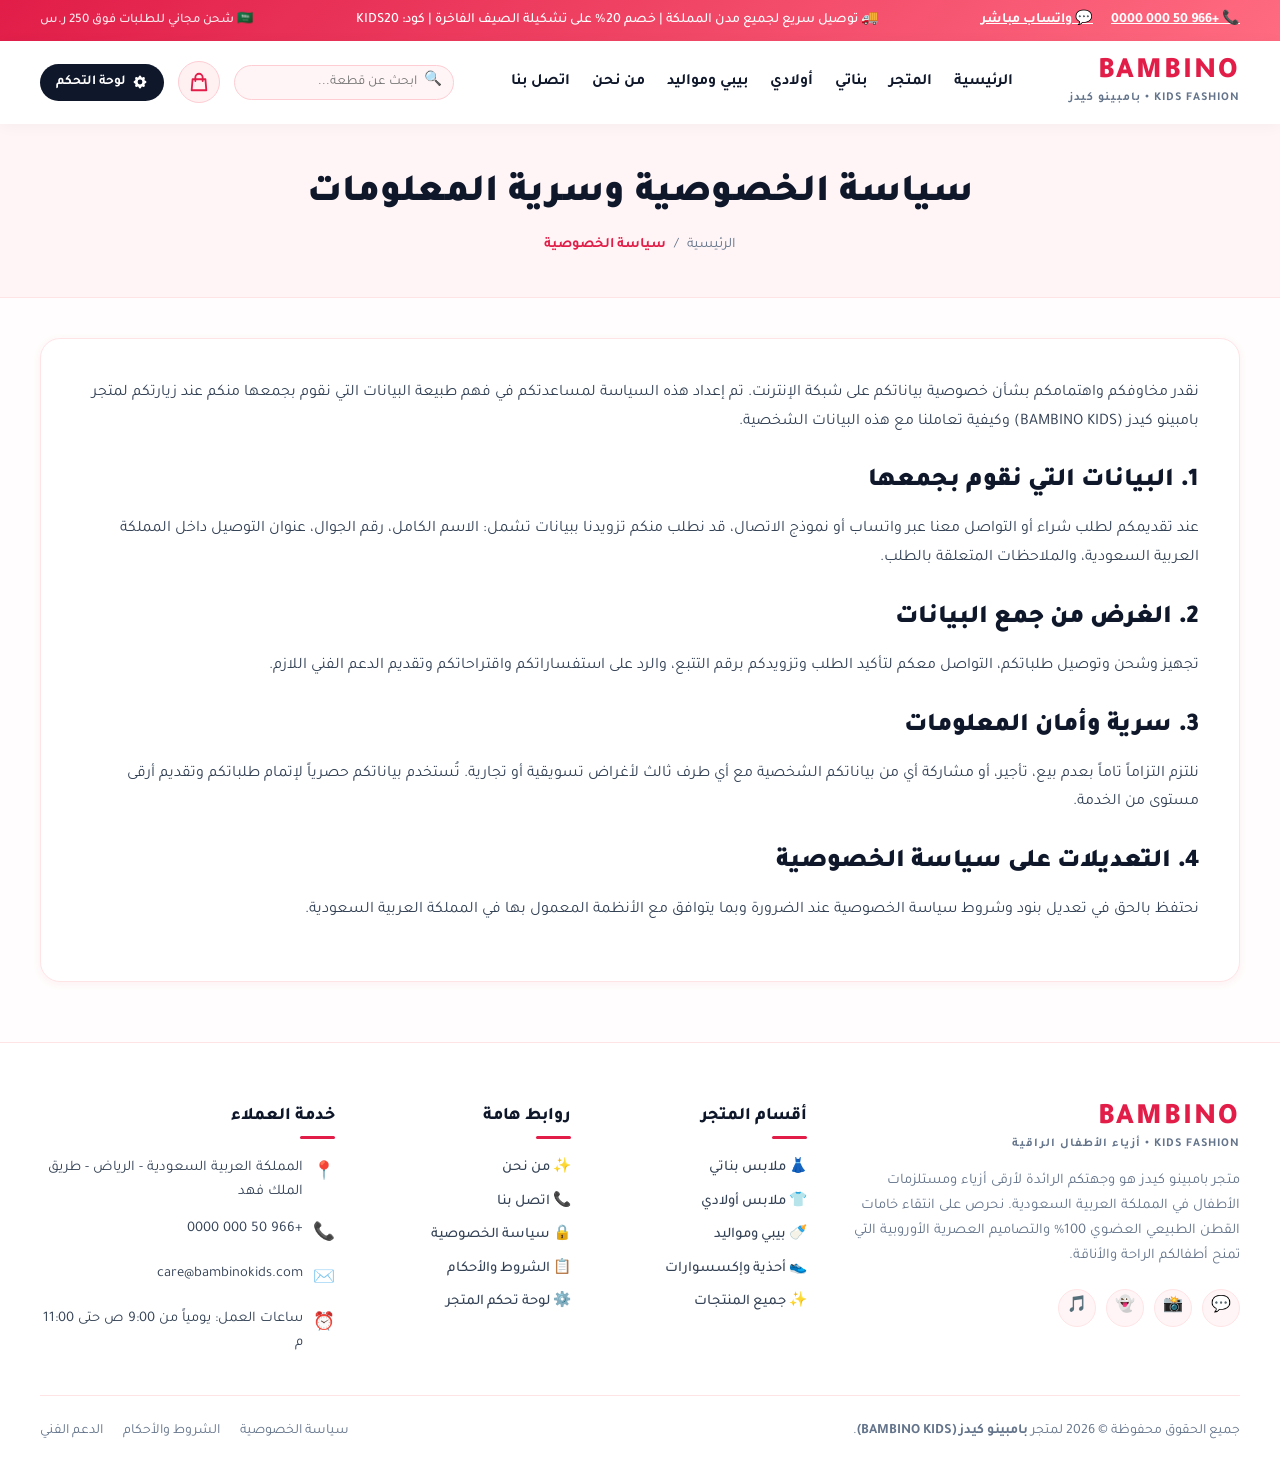
<file: privacy.html>
<!DOCTYPE html>
<html lang="ar" dir="rtl">
<head>
  <meta charset="UTF-8">
  <meta name="viewport" content="width=device-width, initial-scale=1.0">
  <title>سياسة الخصوصية | بامبينو كيدز</title>
  <link rel="stylesheet" href="css/style.css">
  <link rel="icon" href="images/kids_cat_girls.jpg">
</head>
<body>

  <!-- TOP ANNOUNCEMENT BAR -->
  <aside class="announcement-bar" aria-label="شريط الإعلانات">
    <div class="container">
      <div class="top-contact-links">
        <a href="tel:+966500000000" class="store-phone-link" aria-label="رقم الهاتف">📞 <span class="store-phone-text">+966 50 000 0000</span></a>
        <a href="https://wa.me/966500000000" target="_blank" class="store-whatsapp-link" aria-label="واتساب">💬 واتساب مباشر</a>
      </div>
      <div class="announcement-text store-announcement-text">
        🚚 توصيل سريع لجميع مدن المملكة | خصم 20% على تشكيلة الصيف | كود: KIDS20
      </div>
      <div style="font-size: 0.82rem; opacity: 0.9;">
        <span>🇸🇦 شحن مجاني للطلبات فوق 250 ر.س</span>
      </div>
    </div>
  </aside>

  <!-- MAIN NAVIGATION HEADER -->
  <header class="main-header">
    <div class="container">
      <div class="header-inner">
        <!-- Logo -->
        <a href="index.html" class="logo" aria-label="الصفحة الرئيسية - بامبينو كيدز">
          <span class="logo-text">BAMBINO</span>
          <span class="logo-sub">KIDS FASHION • بامبينو كيدز</span>
        </a>

        <!-- Desktop Nav -->
        <nav class="nav-menu" aria-label="القائمة الرئيسية">
          <a href="index.html" class="nav-link ">الرئيسية</a>
          <a href="shop.html" class="nav-link ">المتجر</a>
          <a href="shop.html?cat=girls" class="nav-link ">بناتي</a>
          <a href="shop.html?cat=boys" class="nav-link ">أولادي</a>
          <a href="shop.html?cat=baby" class="nav-link ">بيبي ومواليد</a>
          <a href="about.html" class="nav-link ">من نحن</a>
          <a href="contact.html" class="nav-link ">اتصل بنا</a>
        </nav>

        <!-- Header Actions -->
        <div class="header-actions">
          <!-- Search trigger -->
          <form class="global-search-form" style="display: flex; align-items: center;" action="shop.html" method="GET">
            <div class="search-box" style="width: 220px; margin: 0;">
              <input type="text" name="search" placeholder="ابحث عن قطعة..." style="padding: 8px 36px 8px 12px; font-size: 0.85rem;" aria-label="بحث في المنتجات">
              <span class="search-icon" style="right: 12px; font-size: 0.9rem;" aria-hidden="true">🔍</span>
            </div>
          </form>

          <!-- Cart Button -->
          <button id="btnOpenCart" class="btn-icon" aria-label="عرض سلة المشتريات" title="سلة المشتريات">
            <svg width="22" height="22" fill="none" stroke="currentColor" viewBox="0 0 24 24" aria-hidden="true"><path stroke-linecap="round" stroke-linejoin="round" stroke-width="2" d="M16 11V7a4 4 0 00-8 0v4M5 9h14l1 12H4L5 9z"></path></svg>
            <span class="badge-count cart-badge-count" style="display: none;">0</span>
          </button>

          <!-- Admin Dashboard Link -->
          <a href="admin/index.html" class="btn-admin" title="لوحة التحكم">
            <svg width="16" height="16" fill="currentColor" viewBox="0 0 20 20" aria-hidden="true"><path fill-rule="evenodd" d="M11.49 3.17c-.38-1.56-2.6-1.56-2.98 0a1.532 1.532 0 01-2.286.948c-1.372-.836-2.942.734-2.106 2.106.54.886.061 2.042-.947 2.287-1.561.379-1.561 2.6 0 2.978a1.532 1.532 0 01.947 2.287c-.836 1.372.734 2.942 2.106 2.106a1.532 1.532 0 012.287.947c.379 1.561 2.6 1.561 2.978 0a1.533 1.533 0 012.287-.947c1.372.836 2.942-.734 2.106-2.106a1.533 1.533 0 01.947-2.287c1.561-.379 1.561-2.6 0-2.978a1.532 1.532 0 01-.947-2.287c.836-1.372-.734-2.942-2.106-2.106a1.532 1.532 0 01-2.287-.947zM10 13a3 3 0 100-6 3 3 0 000 6z" clip-rule="evenodd"></path></svg>
            <span>لوحة التحكم</span>
          </a>

          <!-- Mobile Nav Toggle -->
          <button class="mobile-toggle" aria-label="فتح القائمة الجانبية">
            ☰
          </button>
        </div>
      </div>
    </div>
  </header>


  <div class="page-hero">
    <div class="container">
      <h1 class="page-hero-title" data-cms="privacy.heroTitle">سياسة الخصوصية وسرية المعلومات</h1>
      <div class="breadcrumb">
        <a href="index.html">الرئيسية</a>
        <span>/</span>
        <span style="color: var(--primary); font-weight: 700;">سياسة الخصوصية</span>
      </div>
    </div>
  </div>

  <div class="container">
    <div class="static-page-content">
      <p data-cms="privacy.intro">
        نقدر مخاوفكم واهتمامكم بشأن خصوصية بياناتكم على شبكة الإنترنت. تم إعداد هذه السياسة لمساعدتكم في فهم طبيعة البيانات التي نقوم بجمعها منكم عند زيارتكم لمتجر بامبينو كيدز (BAMBINO KIDS) وكيفية تعاملنا مع هذه البيانات الشخصية.
      </p>

      <h2 data-cms="privacy.sec1Title">1. البيانات التي نقوم بجمعها</h2>
      <p data-cms="privacy.sec1Desc">
        عند تقديمكم لطلب شراء أو التواصل معنا عبر واتساب أو نموذج الاتصال، قد نطلب منكم تزويدنا ببيانات تشمل: الاسم الكامل، رقم الجوال، عنوان التوصيل داخل المملكة العربية السعودية، والملاحظات المتعلقة بالطلب.
      </p>

      <h2 data-cms="privacy.sec2Title">2. الغرض من جمع البيانات</h2>
      <p data-cms="privacy.sec2Desc">
        تجهيز وشحن وتوصيل طلباتكم، التواصل معكم لتأكيد الطلب وتزويدكم برقم التتبع، والرد على استفساراتكم واقتراحاتكم وتقديم الدعم الفني اللازم.
      </p>

      <h2 data-cms="privacy.sec3Title">3. سرية وأمان المعلومات</h2>
      <p data-cms="privacy.sec3Desc">
        نلتزم التزاماً تاماً بعدم بيع، تأجير، أو مشاركة أي من بياناتكم الشخصية مع أي طرف ثالث لأغراض تسويقية أو تجارية. تُستخدم بياناتكم حصرياً لإتمام طلباتكم وتقديم أرقى مستوى من الخدمة.
      </p>

      <h2 data-cms="privacy.sec4Title">4. التعديلات على سياسة الخصوصية</h2>
      <p data-cms="privacy.sec4Desc">
        نحتفظ بالحق في تعديل بنود وشروط سياسة الخصوصية عند الضرورة وبما يتوافق مع الأنظمة المعمول بها في المملكة العربية السعودية.
      </p>
    </div>
  </div>


  <!-- FOOTER -->
  <footer class="main-footer">
    <div class="container">
      <div class="footer-grid">
        <div class="footer-col footer-about">
          <div class="logo" style="margin-bottom: 14px;">
            <span class="logo-text">BAMBINO</span>
            <span class="logo-sub">KIDS FASHION • أزياء الأطفال الراقية</span>
          </div>
          <p>
            متجر بامبينو كيدز هو وجهتكم الرائدة لأرقى أزياء ومستلزمات الأطفال في المملكة العربية السعودية. نحرص على انتقاء خامات القطن الطبيعي العضوي 100% والتصاميم العصرية الأوروبية التي تمنح أطفالكم الراحة والأناقة.
          </p>
          <div class="social-links">
            <a href="https://wa.me/966500000000" target="_blank" class="social-icon store-whatsapp-link" aria-label="واتساب بامبينو كيدز">💬</a>
            <a href="#" class="social-icon" aria-label="انستغرام">📸</a>
            <a href="#" class="social-icon" aria-label="سناب شات">👻</a>
            <a href="#" class="social-icon" aria-label="تيك توك">🎵</a>
          </div>
        </div>

        <div class="footer-col">
          <h4>أقسام المتجر</h4>
          <ul class="footer-links-list">
            <li><a href="shop.html?cat=girls">👗 ملابس بناتي</a></li>
            <li><a href="shop.html?cat=boys">👕 ملابس أولادي</a></li>
            <li><a href="shop.html?cat=baby">🍼 بيبي ومواليد</a></li>
            <li><a href="shop.html?cat=shoes">👟 أحذية وإكسسوارات</a></li>
            <li><a href="shop.html">✨ جميع المنتجات</a></li>
          </ul>
        </div>

        <div class="footer-col">
          <h4>روابط هامة</h4>
          <ul class="footer-links-list">
            <li><a href="about.html">✨ من نحن</a></li>
            <li><a href="contact.html">📞 اتصل بنا</a></li>
            <li><a href="privacy.html">🔒 سياسة الخصوصية</a></li>
            <li><a href="terms.html">📋 الشروط والأحكام</a></li>
            <li><a href="admin/index.html">⚙️ لوحة تحكم المتجر</a></li>
          </ul>
        </div>

        <div class="footer-col">
          <h4>خدمة العملاء</h4>
          <div class="footer-contact-info">
            <div class="footer-contact-item">
              <span class="footer-contact-icon" aria-hidden="true">📍</span>
              <span class="store-address-text">المملكة العربية السعودية - الرياض - طريق الملك فهد</span>
            </div>
            <div class="footer-contact-item">
              <span class="footer-contact-icon" aria-hidden="true">📞</span>
              <span class="store-phone-text">+966 50 000 0000</span>
            </div>
            <div class="footer-contact-item">
              <span class="footer-contact-icon" aria-hidden="true">✉️</span>
              <span class="store-email-text">care@bambinokids.com</span>
            </div>
            <div class="footer-contact-item">
              <span class="footer-contact-icon" aria-hidden="true">⏰</span>
              <span>ساعات العمل: يومياً من 9:00 ص حتى 11:00 م</span>
            </div>
          </div>
        </div>
      </div>

      <div class="footer-bottom">
        <div>
          جميع الحقوق محفوظة © 2026 لمتجر <strong>بامبينو كيدز (BAMBINO KIDS)</strong>.
        </div>
        <div class="footer-policy-links">
          <a href="privacy.html">سياسة الخصوصية</a>
          <a href="terms.html">الشروط والأحكام</a>
          <a href="contact.html">الدعم الفني</a>
        </div>
      </div>
    </div>
  </footer>

  <!-- MOBILE NAV DRAWER -->
  <div class="mobile-nav-overlay" id="mobileNavOverlay">
    <div class="mobile-nav-drawer">
      <div class="mobile-nav-header">
        <div class="logo">
          <span class="logo-text" style="font-size: 1.4rem;">BAMBINO</span>
        </div>
        <button id="closeMobileNav" style="background:none; border:none; font-size:1.5rem; cursor:pointer;" aria-label="إغلاق القائمة">✕</button>
      </div>
      <ul class="mobile-nav-list">
        <li><a href="index.html">🏠 الرئيسية</a></li>
        <li><a href="shop.html">🛍️ جميع المنتجات</a></li>
        <li><a href="shop.html?cat=girls">👗 ملابس بناتي</a></li>
        <li><a href="shop.html?cat=boys">👕 ملابس أولادي</a></li>
        <li><a href="shop.html?cat=baby">🍼 بيبي ومواليد</a></li>
        <li><a href="shop.html?cat=shoes">👟 أحذية وإكسسوارات</a></li>
        <li><a href="about.html">✨ من نحن</a></li>
        <li><a href="contact.html">📞 اتصل بنا</a></li>
        <li><a href="admin/index.html">⚙️ لوحة التحكم</a></li>
      </ul>
      <div style="margin-top: auto; padding-top: 20px; border-top: 1px solid var(--border-light); font-size: 0.85rem; color: var(--text-light);">
        <p>خدمة العملاء عبر الواتساب:</p>
        <a href="https://wa.me/966500000000" target="_blank" class="store-whatsapp-link" style="color: #25d366; font-weight: 800; font-size: 1rem; display: block; margin-top: 4px;">💬 تواصل واتساب</a>
      </div>
    </div>
  </div>

  <!-- SLIDE-OUT CART DRAWER -->
  <div class="cart-overlay" id="cartOverlay">
    <div class="cart-drawer">
      <div class="cart-header">
        <h3>سلة المشتريات 🛍️</h3>
        <button class="btn-close-cart" id="btnCloseCart" aria-label="إغلاق سلة المشتريات">✕</button>
      </div>
      <div class="cart-items-list" id="cartItemsList">
        <!-- Rendered dynamically by store.js -->
      </div>
      <div class="cart-footer">
        <div class="cart-subtotal">
          <span>المجموع الفرعي:</span>
          <span id="cartSubtotalValue">0 ر.س</span>
        </div>
        <button class="btn-checkout" id="btnProceedCheckout">
          <span>إتمام الطلب السريع</span>
          <span>💳</span>
        </button>
        <button class="btn-checkout-whatsapp" id="btnProceedCheckoutWa">
          <span>طلب وتأكيد عبر واتساب</span>
          <span>💬</span>
        </button>
      </div>
    </div>
  </div>

  <!-- CHECKOUT MODAL OVERLAY -->
  <div class="checkout-modal-overlay" id="checkoutModalOverlay">
    <div class="checkout-modal">
      <div style="display: flex; justify-content: space-between; align-items: center; margin-bottom: 20px; border-bottom: 1px solid var(--border-light); padding-bottom: 14px;">
        <h3 style="font-size: 1.3rem; font-weight: 900; color: var(--dark);">إتمام وتأكيد الطلب 🚚</h3>
        <button id="btnCloseCheckout" style="background: none; border: none; font-size: 1.4rem; cursor: pointer; color: var(--text-light);" aria-label="إغلاق نافذة تأكيد الطلب">✕</button>
      </div>

      <div style="background: var(--bg-soft); padding: 16px; border-radius: var(--radius-sm); margin-bottom: 20px; border-right: 4px solid var(--primary);">
        <h4 style="font-size: 0.95rem; font-weight: 800; margin-bottom: 8px;">ملخص سلتك:</h4>
        <div id="checkoutItemsSummary" style="max-height: 120px; overflow-y: auto; margin-bottom: 8px;"></div>
        <div style="display: flex; justify-content: space-between; font-weight: 900; font-size: 1.05rem; border-top: 1px solid var(--border); padding-top: 8px;">
          <span>الإجمالي النهائي:</span>
          <span id="checkoutTotalText" style="color: var(--primary);">0 ر.س</span>
        </div>
      </div>

      <form id="checkoutOrderForm">
        <div class="form-group">
          <label>الاسم الكامل *</label>
          <input type="text" id="orderName" placeholder="مثال: سارة أحمد" required>
        </div>
        <div class="form-group">
          <label>رقم الجوال (واتساب) *</label>
          <input type="tel" id="orderPhone" placeholder="05xxxxxxxx" required>
        </div>
        <div class="form-group">
          <label>المدينة *</label>
          <input type="text" id="orderCity" placeholder="الرياض، جدة، الدمام..." required>
        </div>
        <div class="form-group">
          <label>العنوان التفصيلي (الحي، الشارع) *</label>
          <input type="text" id="orderAddress" placeholder="الحي، رقم المنزل، علامة مميزة" required>
        </div>
        <div class="form-group">
          <label>ملاحظات إضافية على الطلب أو المقاسات</label>
          <textarea id="orderNotes" rows="2" placeholder="هل لديك أي تعليمات خاصة بالتسليم أو المقاسات؟"></textarea>
        </div>

        <button type="submit" class="btn-checkout" style="width: 100%; margin-top: 10px; background: #25d366;">
          <span>إرسال وتأكيد الطلب عبر واتساب 💬</span>
        </button>
      </form>
    </div>
  </div>


  <script src="js/store.js"></script>
</body>
</html>
</file>
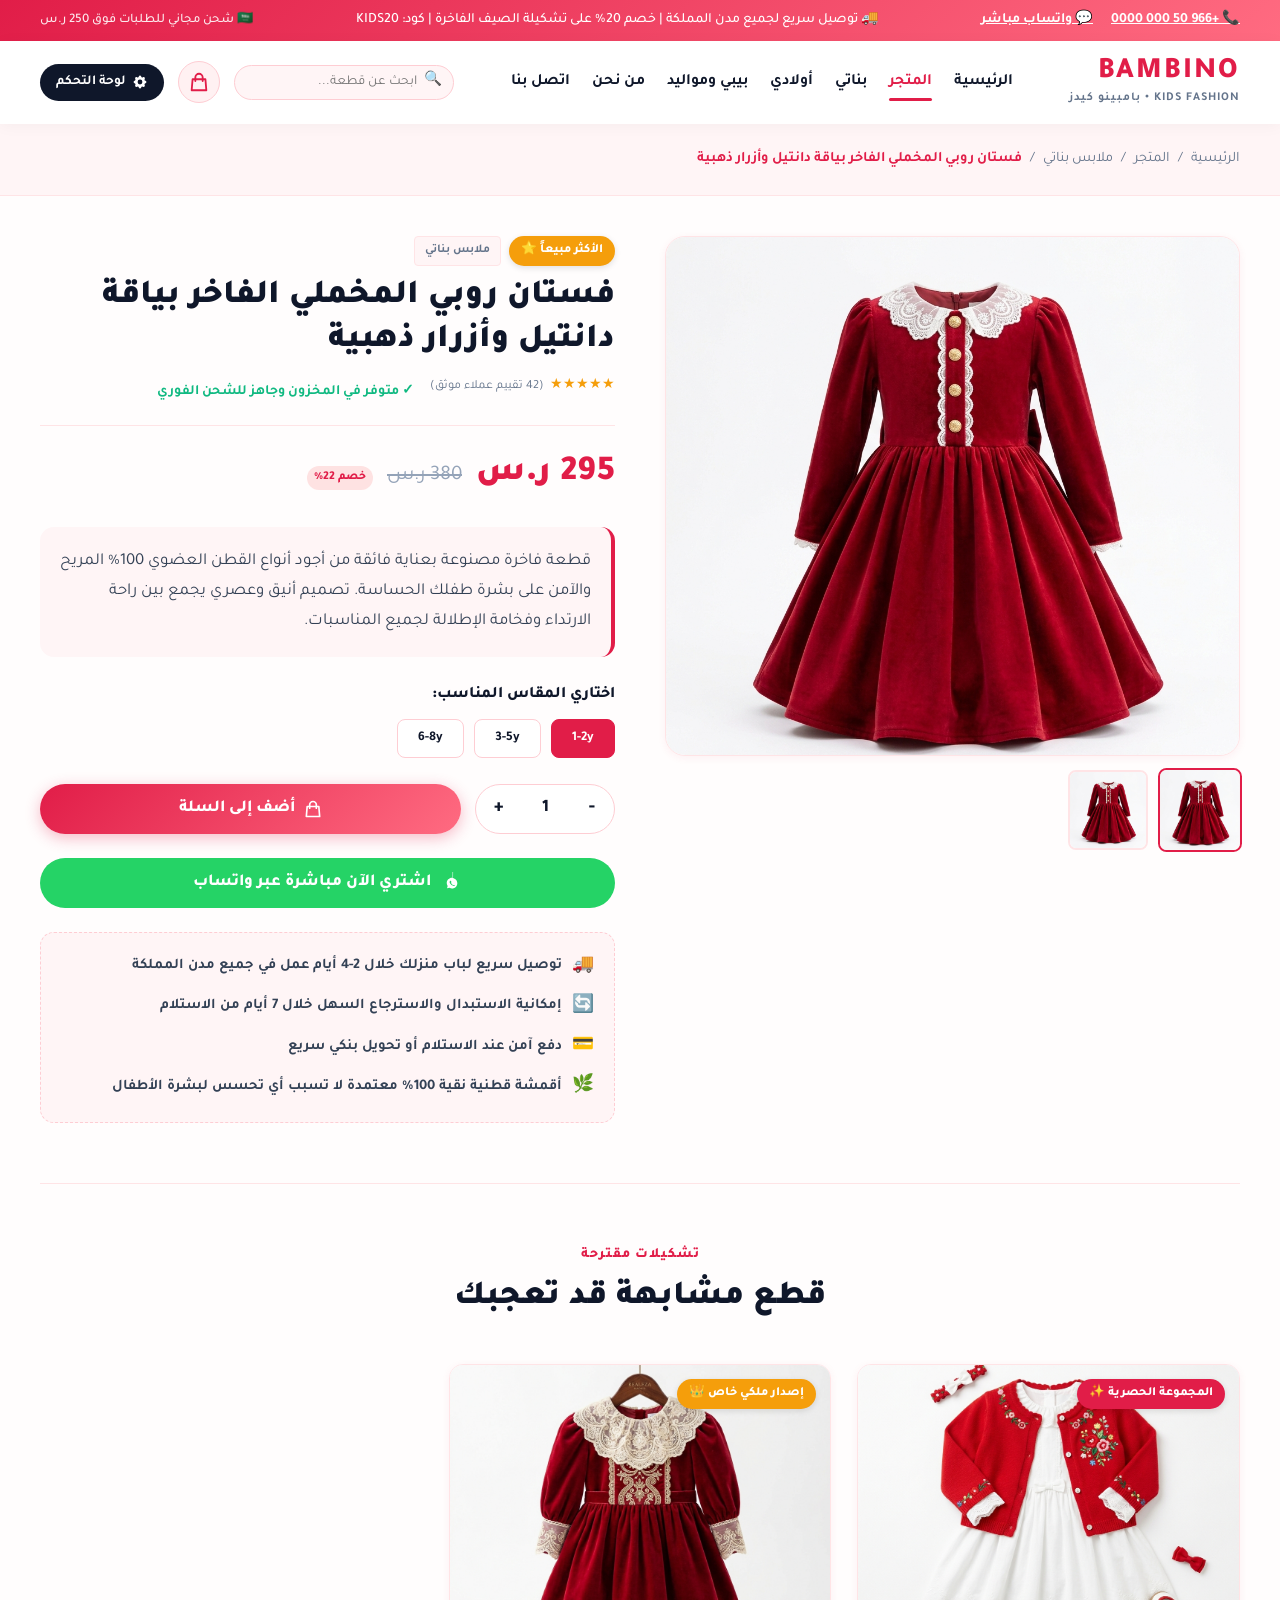
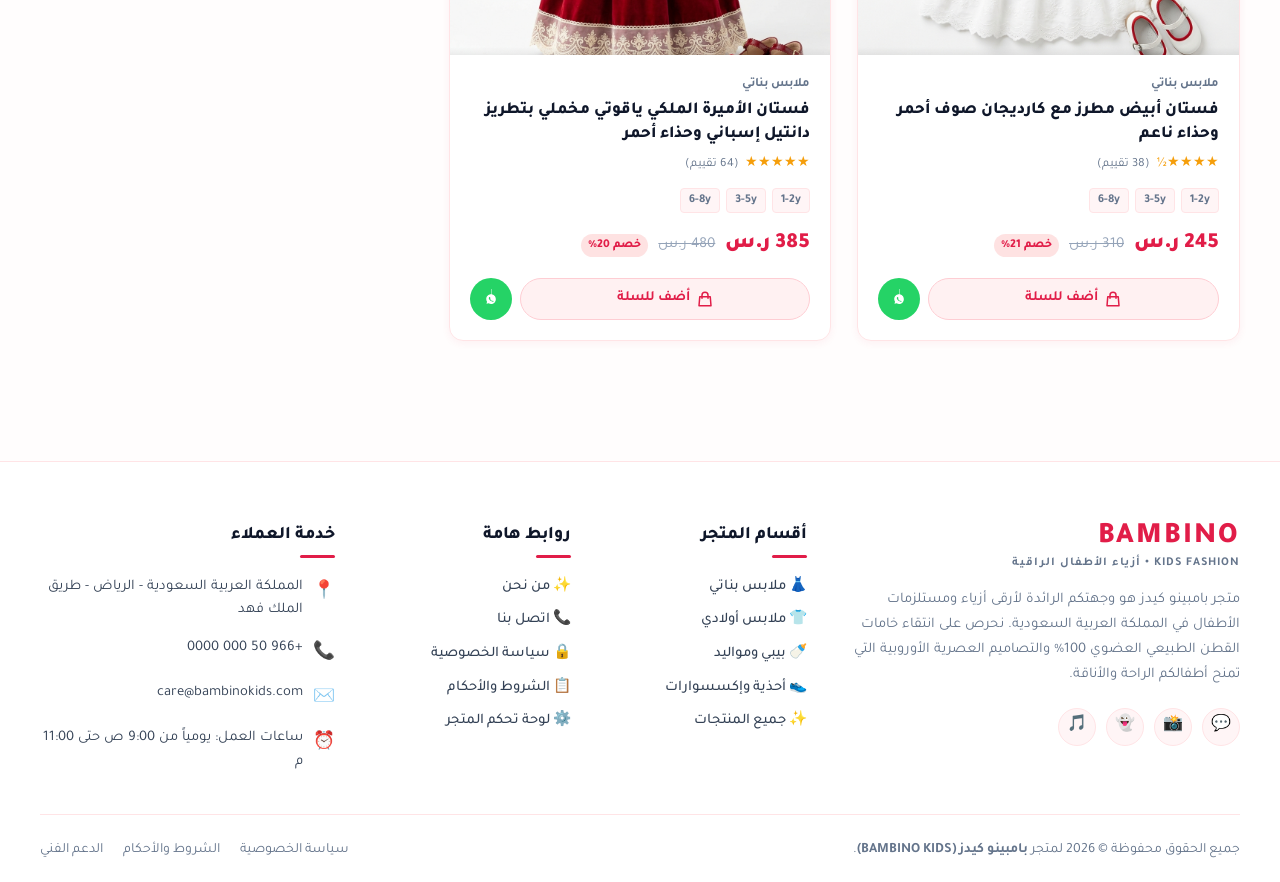
<file: product.html>
<!DOCTYPE html>
<html lang="ar" dir="rtl">
<head>
  <meta charset="UTF-8">
  <meta name="viewport" content="width=device-width, initial-scale=1.0">
  <title>تفاصيل المنتج | بامبينو كيدز</title>
  <meta name="description" content="تعرفي على تفاصيل ومواصفات المنتج الفاخر من بامبينو كيدز، خامات عضوية 100% ومقاسات متنوعة مع توصيل سريع وإمكانية الطلب المباشر عبر واتساب.">
  <link rel="stylesheet" href="css/style.css">
  <link rel="icon" href="images/kids_cat_girls.jpg">
</head>
<body>

  <!-- TOP ANNOUNCEMENT BAR -->
  <aside class="announcement-bar" aria-label="شريط الإعلانات">
    <div class="container">
      <div class="top-contact-links">
        <a href="tel:+966500000000" class="store-phone-link" aria-label="رقم الهاتف">📞 <span class="store-phone-text">+966 50 000 0000</span></a>
        <a href="https://wa.me/966500000000" target="_blank" class="store-whatsapp-link" aria-label="واتساب">💬 واتساب مباشر</a>
      </div>
      <div class="announcement-text store-announcement-text">
        🚚 توصيل سريع لجميع مدن المملكة | خصم 20% على تشكيلة الصيف | كود: KIDS20
      </div>
      <div style="font-size: 0.82rem; opacity: 0.9;">
        <span>🇸🇦 شحن مجاني للطلبات فوق 250 ر.س</span>
      </div>
    </div>
  </aside>

  <!-- MAIN NAVIGATION HEADER -->
  <header class="main-header">
    <div class="container">
      <div class="header-inner">
        <!-- Logo -->
        <a href="index.html" class="logo" aria-label="الصفحة الرئيسية - بامبينو كيدز">
          <span class="logo-text">BAMBINO</span>
          <span class="logo-sub">KIDS FASHION • بامبينو كيدز</span>
        </a>

        <!-- Desktop Nav -->
        <nav class="nav-menu" aria-label="القائمة الرئيسية">
          <a href="index.html" class="nav-link ">الرئيسية</a>
          <a href="shop.html" class="nav-link active">المتجر</a>
          <a href="shop.html?cat=girls" class="nav-link ">بناتي</a>
          <a href="shop.html?cat=boys" class="nav-link ">أولادي</a>
          <a href="shop.html?cat=baby" class="nav-link ">بيبي ومواليد</a>
          <a href="about.html" class="nav-link ">من نحن</a>
          <a href="contact.html" class="nav-link ">اتصل بنا</a>
        </nav>

        <!-- Header Actions -->
        <div class="header-actions">
          <!-- Search trigger -->
          <form class="global-search-form" style="display: flex; align-items: center;" action="shop.html" method="GET">
            <div class="search-box" style="width: 220px; margin: 0;">
              <input type="text" name="search" placeholder="ابحث عن قطعة..." style="padding: 8px 36px 8px 12px; font-size: 0.85rem;" aria-label="بحث في المنتجات">
              <span class="search-icon" style="right: 12px; font-size: 0.9rem;" aria-hidden="true">🔍</span>
            </div>
          </form>

          <!-- Cart Button -->
          <button id="btnOpenCart" class="btn-icon" aria-label="عرض سلة المشتريات" title="سلة المشتريات">
            <svg width="22" height="22" fill="none" stroke="currentColor" viewBox="0 0 24 24" aria-hidden="true"><path stroke-linecap="round" stroke-linejoin="round" stroke-width="2" d="M16 11V7a4 4 0 00-8 0v4M5 9h14l1 12H4L5 9z"></path></svg>
            <span class="badge-count cart-badge-count" style="display: none;">0</span>
          </button>

          <!-- Admin Dashboard Link -->
          <a href="admin/index.html" class="btn-admin" title="لوحة التحكم">
            <svg width="16" height="16" fill="currentColor" viewBox="0 0 20 20" aria-hidden="true"><path fill-rule="evenodd" d="M11.49 3.17c-.38-1.56-2.6-1.56-2.98 0a1.532 1.532 0 01-2.286.948c-1.372-.836-2.942.734-2.106 2.106.54.886.061 2.042-.947 2.287-1.561.379-1.561 2.6 0 2.978a1.532 1.532 0 01.947 2.287c-.836 1.372.734 2.942 2.106 2.106a1.532 1.532 0 012.287.947c.379 1.561 2.6 1.561 2.978 0a1.533 1.533 0 012.287-.947c1.372.836 2.942-.734 2.106-2.106a1.533 1.533 0 01.947-2.287c1.561-.379 1.561-2.6 0-2.978a1.532 1.532 0 01-.947-2.287c.836-1.372-.734-2.942-2.106-2.106a1.532 1.532 0 01-2.287-.947zM10 13a3 3 0 100-6 3 3 0 000 6z" clip-rule="evenodd"></path></svg>
            <span>لوحة التحكم</span>
          </a>

          <!-- Mobile Nav Toggle -->
          <button class="mobile-toggle" aria-label="فتح القائمة الجانبية">
            ☰
          </button>
        </div>
      </div>
    </div>
  </header>


  <!-- BREADCRUMB -->
  <div class="page-hero" style="padding: 24px 0;">
    <div class="container">
      <div class="breadcrumb" style="justify-content: flex-start;">
        <a href="index.html">الرئيسية</a>
        <span>/</span>
        <a href="shop.html">المتجر</a>
        <span>/</span>
        <span id="productBreadcrumbCat" style="color: var(--text-light);">القسم</span>
        <span>/</span>
        <span id="productBreadcrumbTitle" style="color: var(--primary); font-weight: 700;">اسم المنتج</span>
      </div>
    </div>
  </div>

  <!-- PRODUCT DETAILS SECTION -->
  <div class="container">
    <div class="product-detail-grid">
      <!-- Gallery Column -->
      <div class="product-gallery">
        <img id="detailMainImg" src="images/prod_girls_party.jpg" alt="صورة المنتج" class="main-gallery-img">
        <div class="gallery-thumbs" id="detailThumbs">
          <!-- Thumbnail buttons -->
        </div>
      </div>

      <!-- Info Column -->
      <div class="product-detail-info">
        <div style="display: flex; gap: 8px; margin-bottom: 10px;">
          <span id="detailBadge" class="product-badge badge-featured" style="position: static; display: inline-block;">الأكثر مبيعاً ⭐</span>
          <span id="detailCatBadge" class="size-tag" style="padding: 4px 10px;">ملابس أطفال</span>
        </div>

        <h1 id="detailTitle">فستان روبي المخملي الفاخر بياقة دانتيل وأزرار ذهبية</h1>

        <div class="product-detail-meta">
          <div class="product-rating">
            <span id="detailStars">★★★★★</span>
            <span class="reviews-count" id="detailReviews">(42 تقييم عملاء موثق)</span>
          </div>
          <div style="color: #10b981; font-weight: 700; font-size: 0.88rem;">
            ✓ متوفر في المخزون وجاهز للشحن الفوري
          </div>
        </div>

        <div class="product-detail-price">
          <span class="current" id="detailPriceCurrent">295 ر.س</span>
          <span class="old" id="detailPriceOld">380 ر.س</span>
          <span class="discount-badge" id="detailDiscountBadge">خصم 22%</span>
        </div>

        <div class="product-detail-desc" id="detailDesc">
          قطعة فاخرة مصنوعة بعناية فائقة من أجود أنواع القطن العضوي 100% المريح والآمن على بشرة طفلك الحساسة. تصميم أنيق وعصري يجمع بين راحة الارتداء وفخامة الإطلالة لجميع المناسبات.
        </div>

        <!-- Size Selection -->
        <div class="size-select-group">
          <label>اختاري المقاس المناسب:</label>
          <div class="size-options" id="detailSizeOptions">
            <!-- Rendered sizes -->
          </div>
        </div>

        <!-- Quantity and Buttons -->
        <div class="qty-action-row">
          <div class="qty-stepper">
            <button onclick="changeDetailQty(-1)">-</button>
            <input type="text" id="detailQtyInput" value="1" readonly>
            <button onclick="changeDetailQty(1)">+</button>
          </div>

          <button class="btn-large-cart" onclick="addCurrentProductToCart()">
            <svg width="20" height="20" fill="none" stroke="currentColor" viewBox="0 0 24 24"><path stroke-linecap="round" stroke-linejoin="round" stroke-width="2" d="M16 11V7a4 4 0 00-8 0v4M5 9h14l1 12H4L5 9z"></path></svg>
            <span>أضف إلى السلة</span>
          </button>
        </div>

        <!-- Direct WhatsApp Button -->
        <button class="btn-large-whatsapp" onclick="buyCurrentProductWhatsApp()">
          <svg width="22" height="22" fill="currentColor" viewBox="0 0 24 24"><path d="M12.031 6.172c-3.181 0-5.767 2.586-5.768 5.766-.001 1.298.38 2.27 1.019 3.287l-.711 2.598 2.668-.699c.97.53 1.77.818 2.792.818 3.182 0 5.768-2.587 5.768-5.768 0-3.181-2.586-5.764-5.768-5.764zm3.393 8.163c-.144.405-.837.774-1.17.824-.312.045-.634.07-1.782-.407-1.468-.609-2.42-2.094-2.493-2.193-.073-.098-.598-.795-.598-1.517 0-.721.378-1.077.513-1.223.135-.145.295-.181.393-.181.098 0 .197.001.283.006.09.005.21.034.322.302.118.283.407.994.442 1.066.035.073.059.158.012.253-.047.095-.071.154-.141.236-.07.082-.148.184-.211.247-.07.07-.143.146-.062.285.082.139.362.598.777.968.533.475.982.622 1.121.692.139.07.221.059.303-.035.082-.095.35-407.443-.547.093-.14.186-.116.312-.07.127.047.808.381.947.451.139.07.232.105.267.163.035.058.035.342-.109.747z"></path></svg>
          <span>اشتري الآن مباشرة عبر واتساب</span>
        </button>

        <!-- Perks List -->
        <div class="product-perks-box">
          <div class="perk-item">
            <span class="perk-icon">🚚</span>
            <span>توصيل سريع لباب منزلك خلال 2-4 أيام عمل في جميع مدن المملكة</span>
          </div>
          <div class="perk-item">
            <span class="perk-icon">🔄</span>
            <span>إمكانية الاستبدال والاسترجاع السهل خلال 7 أيام من الاستلام</span>
          </div>
          <div class="perk-item">
            <span class="perk-icon">💳</span>
            <span>دفع آمن عند الاستلام أو تحويل بنكي سريع</span>
          </div>
          <div class="perk-item">
            <span class="perk-icon">🌿</span>
            <span>أقمشة قطنية نقية 100% معتمدة لا تسبب أي تحسس لبشرة الأطفال</span>
          </div>
        </div>
      </div>
    </div>

    <!-- RELATED PRODUCTS -->
    <section class="section-padding" style="border-top: 1px solid var(--border-light);">
      <div class="section-header">
        <span class="section-tag">تشكيلات مقترحة</span>
        <h2 class="section-title">قطع مشابهة قد تعجبك</h2>
      </div>
      <div class="products-grid" id="relatedProductsGrid">
        <!-- Rendered dynamically -->
      </div>
    </section>
  </div>


  <!-- FOOTER -->
  <footer class="main-footer">
    <div class="container">
      <div class="footer-grid">
        <div class="footer-col footer-about">
          <div class="logo" style="margin-bottom: 14px;">
            <span class="logo-text">BAMBINO</span>
            <span class="logo-sub">KIDS FASHION • أزياء الأطفال الراقية</span>
          </div>
          <p>
            متجر بامبينو كيدز هو وجهتكم الرائدة لأرقى أزياء ومستلزمات الأطفال في المملكة العربية السعودية. نحرص على انتقاء خامات القطن الطبيعي العضوي 100% والتصاميم العصرية الأوروبية التي تمنح أطفالكم الراحة والأناقة.
          </p>
          <div class="social-links">
            <a href="https://wa.me/966500000000" target="_blank" class="social-icon store-whatsapp-link" aria-label="واتساب بامبينو كيدز">💬</a>
            <a href="#" class="social-icon" aria-label="انستغرام">📸</a>
            <a href="#" class="social-icon" aria-label="سناب شات">👻</a>
            <a href="#" class="social-icon" aria-label="تيك توك">🎵</a>
          </div>
        </div>

        <div class="footer-col">
          <h4>أقسام المتجر</h4>
          <ul class="footer-links-list">
            <li><a href="shop.html?cat=girls">👗 ملابس بناتي</a></li>
            <li><a href="shop.html?cat=boys">👕 ملابس أولادي</a></li>
            <li><a href="shop.html?cat=baby">🍼 بيبي ومواليد</a></li>
            <li><a href="shop.html?cat=shoes">👟 أحذية وإكسسوارات</a></li>
            <li><a href="shop.html">✨ جميع المنتجات</a></li>
          </ul>
        </div>

        <div class="footer-col">
          <h4>روابط هامة</h4>
          <ul class="footer-links-list">
            <li><a href="about.html">✨ من نحن</a></li>
            <li><a href="contact.html">📞 اتصل بنا</a></li>
            <li><a href="privacy.html">🔒 سياسة الخصوصية</a></li>
            <li><a href="terms.html">📋 الشروط والأحكام</a></li>
            <li><a href="admin/index.html">⚙️ لوحة تحكم المتجر</a></li>
          </ul>
        </div>

        <div class="footer-col">
          <h4>خدمة العملاء</h4>
          <div class="footer-contact-info">
            <div class="footer-contact-item">
              <span class="footer-contact-icon" aria-hidden="true">📍</span>
              <span class="store-address-text">المملكة العربية السعودية - الرياض - طريق الملك فهد</span>
            </div>
            <div class="footer-contact-item">
              <span class="footer-contact-icon" aria-hidden="true">📞</span>
              <span class="store-phone-text">+966 50 000 0000</span>
            </div>
            <div class="footer-contact-item">
              <span class="footer-contact-icon" aria-hidden="true">✉️</span>
              <span class="store-email-text">care@bambinokids.com</span>
            </div>
            <div class="footer-contact-item">
              <span class="footer-contact-icon" aria-hidden="true">⏰</span>
              <span>ساعات العمل: يومياً من 9:00 ص حتى 11:00 م</span>
            </div>
          </div>
        </div>
      </div>

      <div class="footer-bottom">
        <div>
          جميع الحقوق محفوظة © 2026 لمتجر <strong>بامبينو كيدز (BAMBINO KIDS)</strong>.
        </div>
        <div class="footer-policy-links">
          <a href="privacy.html">سياسة الخصوصية</a>
          <a href="terms.html">الشروط والأحكام</a>
          <a href="contact.html">الدعم الفني</a>
        </div>
      </div>
    </div>
  </footer>

  <!-- MOBILE NAV DRAWER -->
  <div class="mobile-nav-overlay" id="mobileNavOverlay">
    <div class="mobile-nav-drawer">
      <div class="mobile-nav-header">
        <div class="logo">
          <span class="logo-text" style="font-size: 1.4rem;">BAMBINO</span>
        </div>
        <button id="closeMobileNav" style="background:none; border:none; font-size:1.5rem; cursor:pointer;" aria-label="إغلاق القائمة">✕</button>
      </div>
      <ul class="mobile-nav-list">
        <li><a href="index.html">🏠 الرئيسية</a></li>
        <li><a href="shop.html">🛍️ جميع المنتجات</a></li>
        <li><a href="shop.html?cat=girls">👗 ملابس بناتي</a></li>
        <li><a href="shop.html?cat=boys">👕 ملابس أولادي</a></li>
        <li><a href="shop.html?cat=baby">🍼 بيبي ومواليد</a></li>
        <li><a href="shop.html?cat=shoes">👟 أحذية وإكسسوارات</a></li>
        <li><a href="about.html">✨ من نحن</a></li>
        <li><a href="contact.html">📞 اتصل بنا</a></li>
        <li><a href="admin/index.html">⚙️ لوحة التحكم</a></li>
      </ul>
      <div style="margin-top: auto; padding-top: 20px; border-top: 1px solid var(--border-light); font-size: 0.85rem; color: var(--text-light);">
        <p>خدمة العملاء عبر الواتساب:</p>
        <a href="https://wa.me/966500000000" target="_blank" class="store-whatsapp-link" style="color: #25d366; font-weight: 800; font-size: 1rem; display: block; margin-top: 4px;">💬 تواصل واتساب</a>
      </div>
    </div>
  </div>

  <!-- SLIDE-OUT CART DRAWER -->
  <div class="cart-overlay" id="cartOverlay">
    <div class="cart-drawer">
      <div class="cart-header">
        <h3>سلة المشتريات 🛍️</h3>
        <button class="btn-close-cart" id="btnCloseCart" aria-label="إغلاق سلة المشتريات">✕</button>
      </div>
      <div class="cart-items-list" id="cartItemsList">
        <!-- Rendered dynamically by store.js -->
      </div>
      <div class="cart-footer">
        <div class="cart-subtotal">
          <span>المجموع الفرعي:</span>
          <span id="cartSubtotalValue">0 ر.س</span>
        </div>
        <button class="btn-checkout" id="btnProceedCheckout">
          <span>إتمام الطلب السريع</span>
          <span>💳</span>
        </button>
        <button class="btn-checkout-whatsapp" id="btnProceedCheckoutWa">
          <span>طلب وتأكيد عبر واتساب</span>
          <span>💬</span>
        </button>
      </div>
    </div>
  </div>

  <!-- CHECKOUT MODAL OVERLAY -->
  <div class="checkout-modal-overlay" id="checkoutModalOverlay">
    <div class="checkout-modal">
      <div style="display: flex; justify-content: space-between; align-items: center; margin-bottom: 20px; border-bottom: 1px solid var(--border-light); padding-bottom: 14px;">
        <h3 style="font-size: 1.3rem; font-weight: 900; color: var(--dark);">إتمام وتأكيد الطلب 🚚</h3>
        <button id="btnCloseCheckout" style="background: none; border: none; font-size: 1.4rem; cursor: pointer; color: var(--text-light);" aria-label="إغلاق نافذة تأكيد الطلب">✕</button>
      </div>

      <div style="background: var(--bg-soft); padding: 16px; border-radius: var(--radius-sm); margin-bottom: 20px; border-right: 4px solid var(--primary);">
        <h4 style="font-size: 0.95rem; font-weight: 800; margin-bottom: 8px;">ملخص سلتك:</h4>
        <div id="checkoutItemsSummary" style="max-height: 120px; overflow-y: auto; margin-bottom: 8px;"></div>
        <div style="display: flex; justify-content: space-between; font-weight: 900; font-size: 1.05rem; border-top: 1px solid var(--border); padding-top: 8px;">
          <span>الإجمالي النهائي:</span>
          <span id="checkoutTotalText" style="color: var(--primary);">0 ر.س</span>
        </div>
      </div>

      <form id="checkoutOrderForm">
        <div class="form-group">
          <label>الاسم الكامل *</label>
          <input type="text" id="orderName" placeholder="مثال: سارة أحمد" required>
        </div>
        <div class="form-group">
          <label>رقم الجوال (واتساب) *</label>
          <input type="tel" id="orderPhone" placeholder="05xxxxxxxx" required>
        </div>
        <div class="form-group">
          <label>المدينة *</label>
          <input type="text" id="orderCity" placeholder="الرياض، جدة، الدمام..." required>
        </div>
        <div class="form-group">
          <label>العنوان التفصيلي (الحي، الشارع) *</label>
          <input type="text" id="orderAddress" placeholder="الحي، رقم المنزل، علامة مميزة" required>
        </div>
        <div class="form-group">
          <label>ملاحظات إضافية على الطلب أو المقاسات</label>
          <textarea id="orderNotes" rows="2" placeholder="هل لديك أي تعليمات خاصة بالتسليم أو المقاسات؟"></textarea>
        </div>

        <button type="submit" class="btn-checkout" style="width: 100%; margin-top: 10px; background: #25d366;">
          <span>إرسال وتأكيد الطلب عبر واتساب 💬</span>
        </button>
      </form>
    </div>
  </div>


  <script src="js/store.js"></script>
  <script>
    let currentProduct = null;
    let selectedSize = '';
    let currentQty = 1;

    function initProductPage() {
      const params = new URLSearchParams(window.location.search);
      const id = params.get('id') || 1;
      const product = BambinoStore.getProductById(id);

      if (!product) {
        window.location.href = 'shop.html';
        return;
      }

      currentProduct = product;
      const settings = BambinoStore.getSettings();

      // Set Title and meta
      document.title = `${product.name} | بامبينو كيدز`;
      document.getElementById('productBreadcrumbCat').textContent = product.catName;
      document.getElementById('productBreadcrumbTitle').textContent = product.name;

      document.getElementById('detailTitle').textContent = product.name;
      document.getElementById('detailCatBadge').textContent = product.catName;
      document.getElementById('detailDesc').textContent = product.desc || 'منتج أنيق وفاخر مصمم خصيصاً لأطفالك.';
      
      const badgeEl = document.getElementById('detailBadge');
      if (product.badge) {
        badgeEl.textContent = product.badge;
        badgeEl.className = `product-badge ${product.badgeClass || 'badge-featured'}`;
        badgeEl.style.display = 'inline-block';
      } else {
        badgeEl.style.display = 'none';
      }

      // Prices
      document.getElementById('detailPriceCurrent').textContent = `${product.price} ${settings.currency}`;
      if (product.oldPrice) {
        document.getElementById('detailPriceOld').textContent = `${product.oldPrice} ${settings.currency}`;
        const discount = Math.round(((product.oldPrice - product.price) / product.oldPrice) * 100);
        document.getElementById('detailDiscountBadge').textContent = `خصم ${discount}%`;
      } else {
        document.getElementById('detailPriceOld').style.display = 'none';
        document.getElementById('detailDiscountBadge').style.display = 'none';
      }

      // Ratings
      const stars = '★'.repeat(Math.floor(product.rating || 5)) + ((product.rating || 5) % 1 !== 0 ? '½' : '');
      document.getElementById('detailStars').textContent = stars;
      document.getElementById('detailReviews').textContent = `(${product.reviews || 25} تقييم عملاء موثق)`;

      // Image & Gallery Thumbs
      const mainImg = document.getElementById('detailMainImg');
      mainImg.src = product.img;
      mainImg.alt = product.name;

      const thumbsContainer = document.getElementById('detailThumbs');
      // Create thumbs (primary + duplicate/variations for rich gallery experience)
      const imagesList = [product.img, product.img];
      thumbsContainer.innerHTML = imagesList.map((imgSrc, idx) => `
        <img src="${imgSrc}" class="gallery-thumb ${idx === 0 ? 'active' : ''}" onclick="selectThumb(this, '${imgSrc}')" alt="صورة مصغرة">
      `).join('');

      // Sizes
      const sizesContainer = document.getElementById('detailSizeOptions');
      const sizes = product.sizes && product.sizes.length ? product.sizes : ['1-2y', '3-5y', '6-8y'];
      selectedSize = sizes[0];

      sizesContainer.innerHTML = sizes.map((sz, idx) => `
        <button class="size-btn ${idx === 0 ? 'active' : ''}" onclick="selectSize(this, '${sz}')">${sz}</button>
      `).join('');

      // Related Products
      const related = BambinoStore.getProducts().filter(p => p.cat === product.cat && p.id !== product.id).slice(0, 3);
      const relatedContainer = document.getElementById('relatedProductsGrid');
      if (relatedContainer) {
        relatedContainer.innerHTML = (related.length ? related : BambinoStore.getProducts().slice(0, 3))
          .map(p => BambinoStore.renderProductCardHTML(p)).join('');
      }
    }

    function selectThumb(thumbEl, src) {
      document.querySelectorAll('.gallery-thumb').forEach(t => t.classList.remove('active'));
      thumbEl.classList.add('active');
      document.getElementById('detailMainImg').src = src;
    }

    function selectSize(btn, sz) {
      document.querySelectorAll('.size-btn').forEach(b => b.classList.remove('active'));
      btn.classList.add('active');
      selectedSize = sz;
    }

    function changeDetailQty(delta) {
      currentQty = Math.max(1, currentQty + delta);
      document.getElementById('detailQtyInput').value = currentQty;
    }

    function addCurrentProductToCart() {
      if (!currentProduct) return;
      BambinoStore.addToCart(currentProduct.id, selectedSize, currentQty);
    }

    function buyCurrentProductWhatsApp() {
      if (!currentProduct) return;
      BambinoStore.directWhatsAppProduct(currentProduct.id, selectedSize, currentQty);
    }

    document.addEventListener('DOMContentLoaded', () => {
      initProductPage();
    });
  </script>
</body>
</html>
</file>
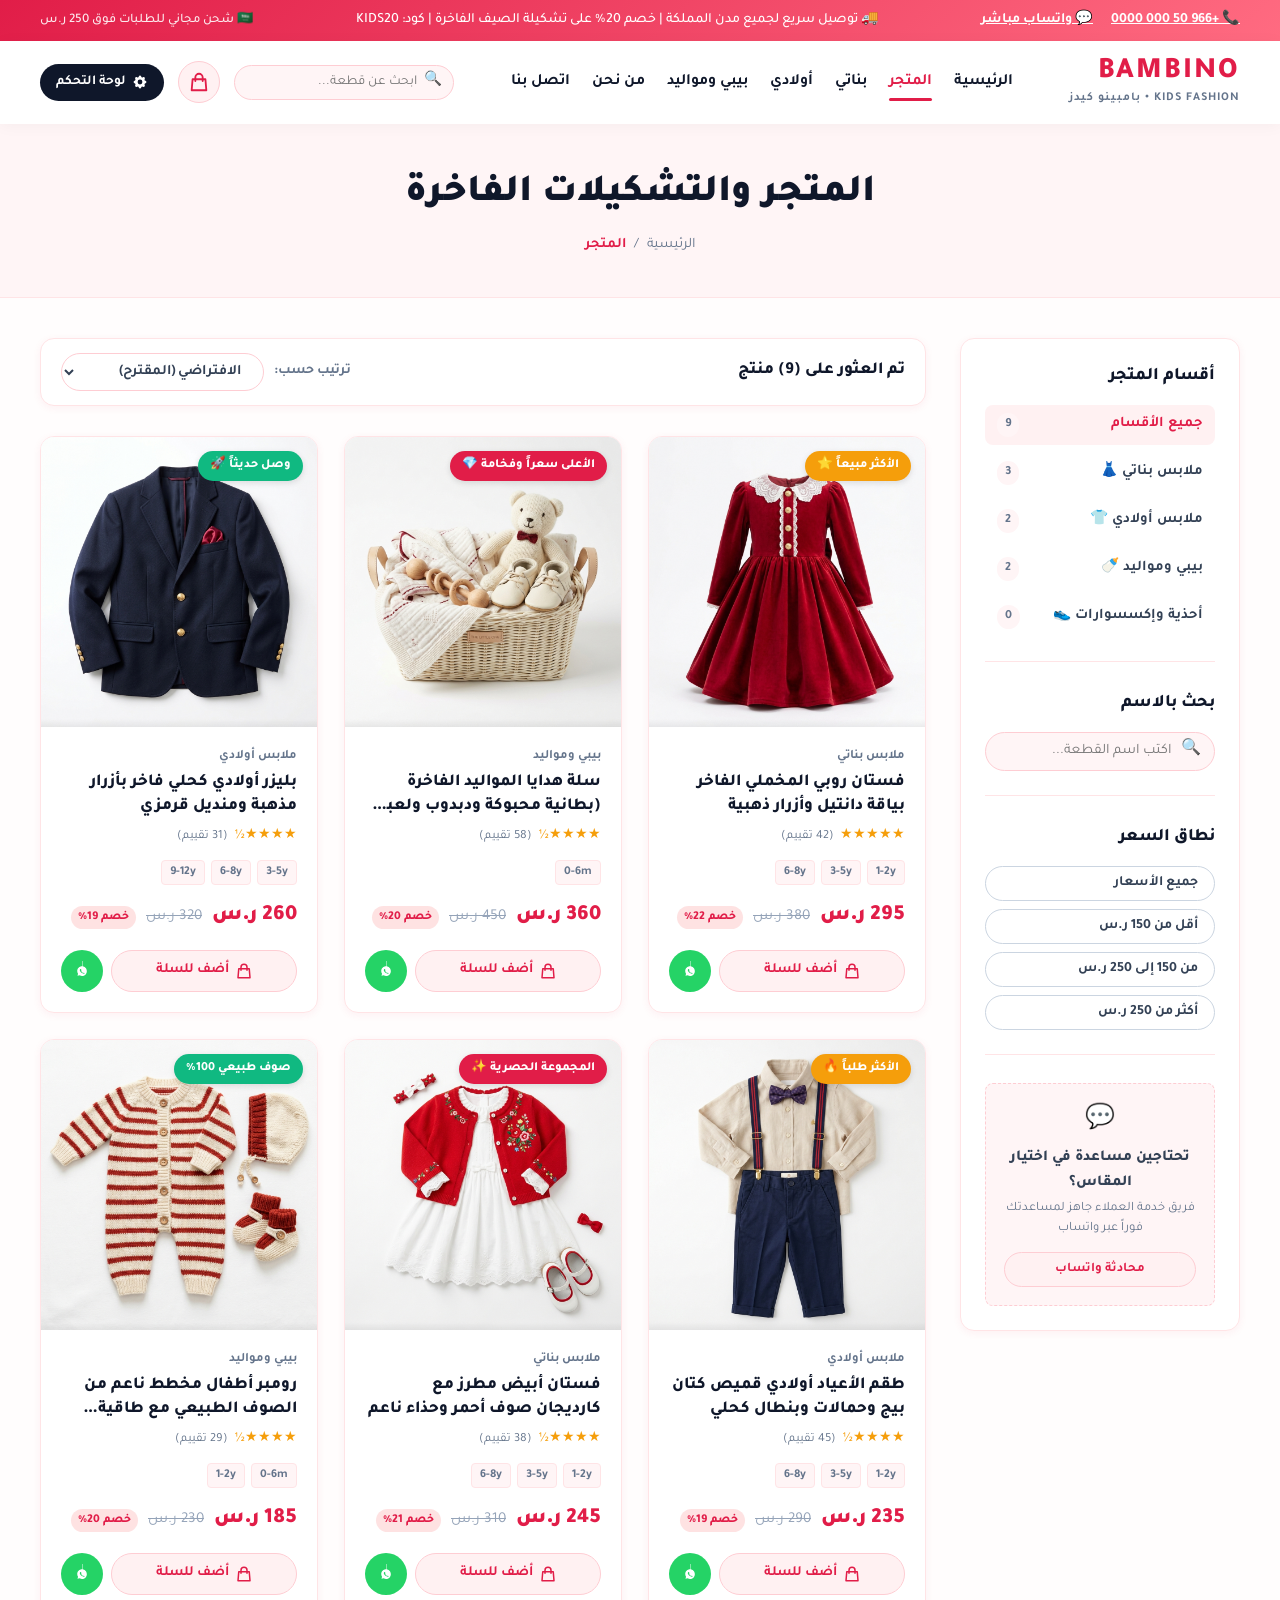
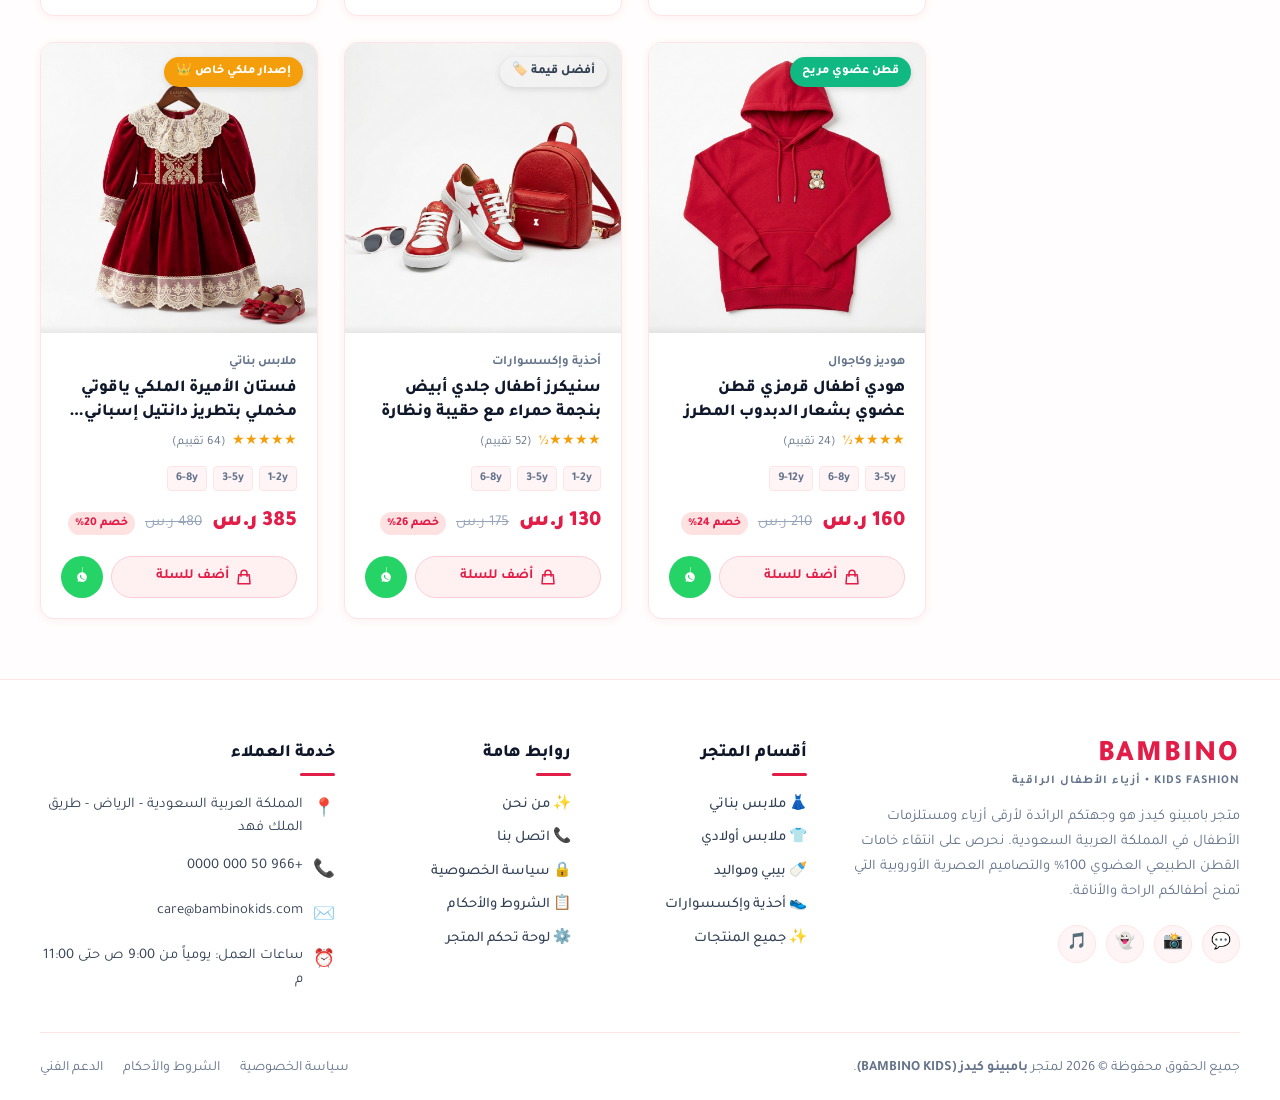
<file: shop.html>
<!DOCTYPE html>
<html lang="ar" dir="rtl">
<head>
  <meta charset="UTF-8">
  <meta name="viewport" content="width=device-width, initial-scale=1.0">
  <title>المتجر والتشكيلات الكاملة | بامبينو كيدز</title>
  <meta name="description" content="تصفح جميع تشكيلات بامبينو كيدز، فساتين البنات، ملابس الأولاد، أطقم المواليد، والأحذية بأسعار مميزة وجودة لا تضاهى.">
  <link rel="stylesheet" href="css/style.css">
  <link rel="icon" href="images/kids_cat_girls.jpg">
</head>
<body>

  <!-- TOP ANNOUNCEMENT BAR -->
  <aside class="announcement-bar" aria-label="شريط الإعلانات">
    <div class="container">
      <div class="top-contact-links">
        <a href="tel:+966500000000" class="store-phone-link" aria-label="رقم الهاتف">📞 <span class="store-phone-text">+966 50 000 0000</span></a>
        <a href="https://wa.me/966500000000" target="_blank" class="store-whatsapp-link" aria-label="واتساب">💬 واتساب مباشر</a>
      </div>
      <div class="announcement-text store-announcement-text">
        🚚 توصيل سريع لجميع مدن المملكة | خصم 20% على تشكيلة الصيف | كود: KIDS20
      </div>
      <div style="font-size: 0.82rem; opacity: 0.9;">
        <span>🇸🇦 شحن مجاني للطلبات فوق 250 ر.س</span>
      </div>
    </div>
  </aside>

  <!-- MAIN NAVIGATION HEADER -->
  <header class="main-header">
    <div class="container">
      <div class="header-inner">
        <!-- Logo -->
        <a href="index.html" class="logo" aria-label="الصفحة الرئيسية - بامبينو كيدز">
          <span class="logo-text">BAMBINO</span>
          <span class="logo-sub">KIDS FASHION • بامبينو كيدز</span>
        </a>

        <!-- Desktop Nav -->
        <nav class="nav-menu" aria-label="القائمة الرئيسية">
          <a href="index.html" class="nav-link ">الرئيسية</a>
          <a href="shop.html" class="nav-link active">المتجر</a>
          <a href="shop.html?cat=girls" class="nav-link ">بناتي</a>
          <a href="shop.html?cat=boys" class="nav-link ">أولادي</a>
          <a href="shop.html?cat=baby" class="nav-link ">بيبي ومواليد</a>
          <a href="about.html" class="nav-link ">من نحن</a>
          <a href="contact.html" class="nav-link ">اتصل بنا</a>
        </nav>

        <!-- Header Actions -->
        <div class="header-actions">
          <!-- Search trigger -->
          <form class="global-search-form" style="display: flex; align-items: center;" action="shop.html" method="GET">
            <div class="search-box" style="width: 220px; margin: 0;">
              <input type="text" name="search" placeholder="ابحث عن قطعة..." style="padding: 8px 36px 8px 12px; font-size: 0.85rem;" aria-label="بحث في المنتجات">
              <span class="search-icon" style="right: 12px; font-size: 0.9rem;" aria-hidden="true">🔍</span>
            </div>
          </form>

          <!-- Cart Button -->
          <button id="btnOpenCart" class="btn-icon" aria-label="عرض سلة المشتريات" title="سلة المشتريات">
            <svg width="22" height="22" fill="none" stroke="currentColor" viewBox="0 0 24 24" aria-hidden="true"><path stroke-linecap="round" stroke-linejoin="round" stroke-width="2" d="M16 11V7a4 4 0 00-8 0v4M5 9h14l1 12H4L5 9z"></path></svg>
            <span class="badge-count cart-badge-count" style="display: none;">0</span>
          </button>

          <!-- Admin Dashboard Link -->
          <a href="admin/index.html" class="btn-admin" title="لوحة التحكم">
            <svg width="16" height="16" fill="currentColor" viewBox="0 0 20 20" aria-hidden="true"><path fill-rule="evenodd" d="M11.49 3.17c-.38-1.56-2.6-1.56-2.98 0a1.532 1.532 0 01-2.286.948c-1.372-.836-2.942.734-2.106 2.106.54.886.061 2.042-.947 2.287-1.561.379-1.561 2.6 0 2.978a1.532 1.532 0 01.947 2.287c-.836 1.372.734 2.942 2.106 2.106a1.532 1.532 0 012.287.947c.379 1.561 2.6 1.561 2.978 0a1.533 1.533 0 012.287-.947c1.372.836 2.942-.734 2.106-2.106a1.533 1.533 0 01.947-2.287c1.561-.379 1.561-2.6 0-2.978a1.532 1.532 0 01-.947-2.287c.836-1.372-.734-2.942-2.106-2.106a1.532 1.532 0 01-2.287-.947zM10 13a3 3 0 100-6 3 3 0 000 6z" clip-rule="evenodd"></path></svg>
            <span>لوحة التحكم</span>
          </a>

          <!-- Mobile Nav Toggle -->
          <button class="mobile-toggle" aria-label="فتح القائمة الجانبية">
            ☰
          </button>
        </div>
      </div>
    </div>
  </header>


  <!-- PAGE HERO -->
  <div class="page-hero">
    <div class="container">
      <h1 class="page-hero-title">المتجر والتشكيلات الفاخرة</h1>
      <div class="breadcrumb">
        <a href="index.html">الرئيسية</a>
        <span>/</span>
        <span style="color: var(--primary); font-weight: 700;">المتجر</span>
      </div>
    </div>
  </div>

  <!-- SHOP CONTENT LAYOUT -->
  <div class="container">
    <div class="shop-layout">
      <!-- SIDEBAR FILTERS -->
      <aside class="shop-sidebar">
        <!-- Categories Widget -->
        <div class="filter-widget">
          <h3 class="filter-widget-title">أقسام المتجر</h3>
          <ul class="category-filter-list">
            <li class="category-filter-item active" onclick="setCategoryFilter('all', this)">
              <span>جميع الأقسام</span>
              <span class="filter-count" id="countAll">0</span>
            </li>
            <li class="category-filter-item" onclick="setCategoryFilter('girls', this)">
              <span>ملابس بناتي 👗</span>
              <span class="filter-count" id="countGirls">0</span>
            </li>
            <li class="category-filter-item" onclick="setCategoryFilter('boys', this)">
              <span>ملابس أولادي 👕</span>
              <span class="filter-count" id="countBoys">0</span>
            </li>
            <li class="category-filter-item" onclick="setCategoryFilter('baby', this)">
              <span>بيبي ومواليد 🍼</span>
              <span class="filter-count" id="countBaby">0</span>
            </li>
            <li class="category-filter-item" onclick="setCategoryFilter('shoes', this)">
              <span>أحذية وإكسسوارات 👟</span>
              <span class="filter-count" id="countShoes">0</span>
            </li>
          </ul>
        </div>

        <!-- Search Box inside sidebar -->
        <div class="filter-widget">
          <h3 class="filter-widget-title">بحث بالاسم</h3>
          <div class="search-box" style="max-width: 100%;">
            <input type="text" id="shopSearchInput" placeholder="اكتب اسم القطعة..." oninput="handleShopSearch(this.value)">
            <span class="search-icon">🔍</span>
          </div>
        </div>

        <!-- Price Range Filter -->
        <div class="filter-widget">
          <h3 class="filter-widget-title">نطاق السعر</h3>
          <div style="display: flex; gap: 8px; flex-direction: column;">
            <button class="btn-admin-pill btn-admin-outline" onclick="setPriceFilter(0, 9999, this)" style="justify-content: flex-start;">جميع الأسعار</button>
            <button class="btn-admin-pill btn-admin-outline" onclick="setPriceFilter(0, 150, this)" style="justify-content: flex-start;">أقل من 150 ر.س</button>
            <button class="btn-admin-pill btn-admin-outline" onclick="setPriceFilter(150, 250, this)" style="justify-content: flex-start;">من 150 إلى 250 ر.س</button>
            <button class="btn-admin-pill btn-admin-outline" onclick="setPriceFilter(250, 9999, this)" style="justify-content: flex-start;">أكثر من 250 ر.س</button>
          </div>
        </div>

        <!-- WhatsApp Assistance Banner -->
        <div style="background: var(--bg-soft); padding: 18px; border-radius: var(--radius-sm); border: 1px dashed var(--border); text-align: center;">
          <div style="font-size: 1.5rem; margin-bottom: 6px;">💬</div>
          <h4 style="font-size: 0.95rem; font-weight: 800; margin-bottom: 4px;">تحتاجين مساعدة في اختيار المقاس؟</h4>
          <p style="font-size: 0.8rem; color: var(--text-light); margin-bottom: 12px;">فريق خدمة العملاء جاهز لمساعدتك فوراً عبر واتساب</p>
          <a href="https://wa.me/966500000000" target="_blank" class="btn-add-cart store-whatsapp-link" style="padding: 6px 14px; font-size: 0.82rem;">محادثة واتساب</a>
        </div>
      </aside>

      <!-- PRODUCTS MAIN VIEW -->
      <main class="shop-main">
        <!-- Top bar: Count & Sort -->
        <div class="sort-search-bar">
          <div>
            <span id="shopProductCount" style="font-weight: 800; color: var(--dark); font-size: 1.05rem;">عرض المنتجات</span>
          </div>
          <div class="sort-box" style="display: flex; align-items: center; gap: 10px;">
            <label for="shopSortSelect" style="font-weight: 700; font-size: 0.88rem; color: var(--text-light);">ترتيب حسب:</label>
            <select id="shopSortSelect" onchange="handleSortChange(this.value)">
              <option value="default">الافتراضي (المقترح)</option>
              <option value="price-low">السعر: من الأقل للأعلى</option>
              <option value="price-high">السعر: من الأعلى للأقل</option>
              <option value="bestseller">الأكثر مبيعاً</option>
              <option value="rating">الأعلى تقييماً</option>
            </select>
          </div>
        </div>

        <!-- Products Grid -->
        <div class="products-grid" id="shopProductsGrid">
          <!-- Rendered dynamically -->
        </div>
      </main>
    </div>
  </div>


  <!-- FOOTER -->
  <footer class="main-footer">
    <div class="container">
      <div class="footer-grid">
        <div class="footer-col footer-about">
          <div class="logo" style="margin-bottom: 14px;">
            <span class="logo-text">BAMBINO</span>
            <span class="logo-sub">KIDS FASHION • أزياء الأطفال الراقية</span>
          </div>
          <p>
            متجر بامبينو كيدز هو وجهتكم الرائدة لأرقى أزياء ومستلزمات الأطفال في المملكة العربية السعودية. نحرص على انتقاء خامات القطن الطبيعي العضوي 100% والتصاميم العصرية الأوروبية التي تمنح أطفالكم الراحة والأناقة.
          </p>
          <div class="social-links">
            <a href="https://wa.me/966500000000" target="_blank" class="social-icon store-whatsapp-link" aria-label="واتساب بامبينو كيدز">💬</a>
            <a href="#" class="social-icon" aria-label="انستغرام">📸</a>
            <a href="#" class="social-icon" aria-label="سناب شات">👻</a>
            <a href="#" class="social-icon" aria-label="تيك توك">🎵</a>
          </div>
        </div>

        <div class="footer-col">
          <h4>أقسام المتجر</h4>
          <ul class="footer-links-list">
            <li><a href="shop.html?cat=girls">👗 ملابس بناتي</a></li>
            <li><a href="shop.html?cat=boys">👕 ملابس أولادي</a></li>
            <li><a href="shop.html?cat=baby">🍼 بيبي ومواليد</a></li>
            <li><a href="shop.html?cat=shoes">👟 أحذية وإكسسوارات</a></li>
            <li><a href="shop.html">✨ جميع المنتجات</a></li>
          </ul>
        </div>

        <div class="footer-col">
          <h4>روابط هامة</h4>
          <ul class="footer-links-list">
            <li><a href="about.html">✨ من نحن</a></li>
            <li><a href="contact.html">📞 اتصل بنا</a></li>
            <li><a href="privacy.html">🔒 سياسة الخصوصية</a></li>
            <li><a href="terms.html">📋 الشروط والأحكام</a></li>
            <li><a href="admin/index.html">⚙️ لوحة تحكم المتجر</a></li>
          </ul>
        </div>

        <div class="footer-col">
          <h4>خدمة العملاء</h4>
          <div class="footer-contact-info">
            <div class="footer-contact-item">
              <span class="footer-contact-icon" aria-hidden="true">📍</span>
              <span class="store-address-text">المملكة العربية السعودية - الرياض - طريق الملك فهد</span>
            </div>
            <div class="footer-contact-item">
              <span class="footer-contact-icon" aria-hidden="true">📞</span>
              <span class="store-phone-text">+966 50 000 0000</span>
            </div>
            <div class="footer-contact-item">
              <span class="footer-contact-icon" aria-hidden="true">✉️</span>
              <span class="store-email-text">care@bambinokids.com</span>
            </div>
            <div class="footer-contact-item">
              <span class="footer-contact-icon" aria-hidden="true">⏰</span>
              <span>ساعات العمل: يومياً من 9:00 ص حتى 11:00 م</span>
            </div>
          </div>
        </div>
      </div>

      <div class="footer-bottom">
        <div>
          جميع الحقوق محفوظة © 2026 لمتجر <strong>بامبينو كيدز (BAMBINO KIDS)</strong>.
        </div>
        <div class="footer-policy-links">
          <a href="privacy.html">سياسة الخصوصية</a>
          <a href="terms.html">الشروط والأحكام</a>
          <a href="contact.html">الدعم الفني</a>
        </div>
      </div>
    </div>
  </footer>

  <!-- MOBILE NAV DRAWER -->
  <div class="mobile-nav-overlay" id="mobileNavOverlay">
    <div class="mobile-nav-drawer">
      <div class="mobile-nav-header">
        <div class="logo">
          <span class="logo-text" style="font-size: 1.4rem;">BAMBINO</span>
        </div>
        <button id="closeMobileNav" style="background:none; border:none; font-size:1.5rem; cursor:pointer;" aria-label="إغلاق القائمة">✕</button>
      </div>
      <ul class="mobile-nav-list">
        <li><a href="index.html">🏠 الرئيسية</a></li>
        <li><a href="shop.html">🛍️ جميع المنتجات</a></li>
        <li><a href="shop.html?cat=girls">👗 ملابس بناتي</a></li>
        <li><a href="shop.html?cat=boys">👕 ملابس أولادي</a></li>
        <li><a href="shop.html?cat=baby">🍼 بيبي ومواليد</a></li>
        <li><a href="shop.html?cat=shoes">👟 أحذية وإكسسوارات</a></li>
        <li><a href="about.html">✨ من نحن</a></li>
        <li><a href="contact.html">📞 اتصل بنا</a></li>
        <li><a href="admin/index.html">⚙️ لوحة التحكم</a></li>
      </ul>
      <div style="margin-top: auto; padding-top: 20px; border-top: 1px solid var(--border-light); font-size: 0.85rem; color: var(--text-light);">
        <p>خدمة العملاء عبر الواتساب:</p>
        <a href="https://wa.me/966500000000" target="_blank" class="store-whatsapp-link" style="color: #25d366; font-weight: 800; font-size: 1rem; display: block; margin-top: 4px;">💬 تواصل واتساب</a>
      </div>
    </div>
  </div>

  <!-- SLIDE-OUT CART DRAWER -->
  <div class="cart-overlay" id="cartOverlay">
    <div class="cart-drawer">
      <div class="cart-header">
        <h3>سلة المشتريات 🛍️</h3>
        <button class="btn-close-cart" id="btnCloseCart" aria-label="إغلاق سلة المشتريات">✕</button>
      </div>
      <div class="cart-items-list" id="cartItemsList">
        <!-- Rendered dynamically by store.js -->
      </div>
      <div class="cart-footer">
        <div class="cart-subtotal">
          <span>المجموع الفرعي:</span>
          <span id="cartSubtotalValue">0 ر.س</span>
        </div>
        <button class="btn-checkout" id="btnProceedCheckout">
          <span>إتمام الطلب السريع</span>
          <span>💳</span>
        </button>
        <button class="btn-checkout-whatsapp" id="btnProceedCheckoutWa">
          <span>طلب وتأكيد عبر واتساب</span>
          <span>💬</span>
        </button>
      </div>
    </div>
  </div>

  <!-- CHECKOUT MODAL OVERLAY -->
  <div class="checkout-modal-overlay" id="checkoutModalOverlay">
    <div class="checkout-modal">
      <div style="display: flex; justify-content: space-between; align-items: center; margin-bottom: 20px; border-bottom: 1px solid var(--border-light); padding-bottom: 14px;">
        <h3 style="font-size: 1.3rem; font-weight: 900; color: var(--dark);">إتمام وتأكيد الطلب 🚚</h3>
        <button id="btnCloseCheckout" style="background: none; border: none; font-size: 1.4rem; cursor: pointer; color: var(--text-light);" aria-label="إغلاق نافذة تأكيد الطلب">✕</button>
      </div>

      <div style="background: var(--bg-soft); padding: 16px; border-radius: var(--radius-sm); margin-bottom: 20px; border-right: 4px solid var(--primary);">
        <h4 style="font-size: 0.95rem; font-weight: 800; margin-bottom: 8px;">ملخص سلتك:</h4>
        <div id="checkoutItemsSummary" style="max-height: 120px; overflow-y: auto; margin-bottom: 8px;"></div>
        <div style="display: flex; justify-content: space-between; font-weight: 900; font-size: 1.05rem; border-top: 1px solid var(--border); padding-top: 8px;">
          <span>الإجمالي النهائي:</span>
          <span id="checkoutTotalText" style="color: var(--primary);">0 ر.س</span>
        </div>
      </div>

      <form id="checkoutOrderForm">
        <div class="form-group">
          <label>الاسم الكامل *</label>
          <input type="text" id="orderName" placeholder="مثال: سارة أحمد" required>
        </div>
        <div class="form-group">
          <label>رقم الجوال (واتساب) *</label>
          <input type="tel" id="orderPhone" placeholder="05xxxxxxxx" required>
        </div>
        <div class="form-group">
          <label>المدينة *</label>
          <input type="text" id="orderCity" placeholder="الرياض، جدة، الدمام..." required>
        </div>
        <div class="form-group">
          <label>العنوان التفصيلي (الحي، الشارع) *</label>
          <input type="text" id="orderAddress" placeholder="الحي، رقم المنزل، علامة مميزة" required>
        </div>
        <div class="form-group">
          <label>ملاحظات إضافية على الطلب أو المقاسات</label>
          <textarea id="orderNotes" rows="2" placeholder="هل لديك أي تعليمات خاصة بالتسليم أو المقاسات؟"></textarea>
        </div>

        <button type="submit" class="btn-checkout" style="width: 100%; margin-top: 10px; background: #25d366;">
          <span>إرسال وتأكيد الطلب عبر واتساب 💬</span>
        </button>
      </form>
    </div>
  </div>


  <script src="js/store.js"></script>
  <script>
    let currentCategory = 'all';
    let currentSearchTerm = '';
    let currentMinPrice = 0;
    let currentMaxPrice = 9999;
    let currentSort = 'default';

    function initShop() {
      // Check URL parameters (e.g. ?cat=girls or ?search=dress)
      const params = new URLSearchParams(window.location.search);
      const catParam = params.get('cat');
      const searchParam = params.get('search');

      if (catParam) {
        currentCategory = catParam;
        document.querySelectorAll('.category-filter-item').forEach(el => {
          el.classList.toggle('active', el.textContent.includes(getCatNameAr(catParam)));
        });
      }

      if (searchParam) {
        currentSearchTerm = searchParam;
        const searchInput = document.getElementById('shopSearchInput');
        if (searchInput) searchInput.value = searchParam;
      }

      updateCategoryCounters();
      renderShopProducts();
    }

    function getCatNameAr(cat) {
      switch(cat) {
        case 'girls': return 'بناتي';
        case 'boys': return 'أولادي';
        case 'baby': return 'بيبي';
        case 'shoes': return 'أحذية';
        default: return 'جميع';
      }
    }

    function updateCategoryCounters() {
      const products = BambinoStore.getProducts();
      document.getElementById('countAll').textContent = products.length;
      document.getElementById('countGirls').textContent = products.filter(p => p.cat === 'girls').length;
      document.getElementById('countBoys').textContent = products.filter(p => p.cat === 'boys').length;
      document.getElementById('countBaby').textContent = products.filter(p => p.cat === 'baby').length;
      document.getElementById('countShoes').textContent = products.filter(p => p.cat === 'shoes').length;
    }

    function setCategoryFilter(cat, elem) {
      currentCategory = cat;
      document.querySelectorAll('.category-filter-item').forEach(el => el.classList.remove('active'));
      if (elem) elem.classList.add('active');
      renderShopProducts();
    }

    function setPriceFilter(min, max, elem) {
      currentMinPrice = min;
      currentMaxPrice = max;
      renderShopProducts();
    }

    function handleShopSearch(term) {
      currentSearchTerm = term.trim().toLowerCase();
      renderShopProducts();
    }

    function handleSortChange(sortVal) {
      currentSort = sortVal;
      renderShopProducts();
    }

    function renderShopProducts() {
      const container = document.getElementById('shopProductsGrid');
      const countEl = document.getElementById('shopProductCount');
      if (!container) return;

      let products = BambinoStore.getProducts();

      // Category filter
      if (currentCategory !== 'all') {
        products = products.filter(p => p.cat === currentCategory);
      }

      // Search filter
      if (currentSearchTerm) {
        products = products.filter(p => 
          p.name.toLowerCase().includes(currentSearchTerm) ||
          (p.desc && p.desc.toLowerCase().includes(currentSearchTerm)) ||
          p.catName.toLowerCase().includes(currentSearchTerm)
        );
      }

      // Price filter
      products = products.filter(p => p.price >= currentMinPrice && p.price <= currentMaxPrice);

      // Sorting
      if (currentSort === 'price-low') {
        products.sort((a, b) => a.price - b.price);
      } else if (currentSort === 'price-high') {
        products.sort((a, b) => b.price - a.price);
      } else if (currentSort === 'bestseller') {
        products.sort((a, b) => (b.sales || 0) - (a.sales || 0));
      } else if (currentSort === 'rating') {
        products.sort((a, b) => (b.rating || 0) - (a.rating || 0));
      }

      countEl.textContent = `تم العثور على (${products.length}) منتج`;

      if (products.length === 0) {
        container.innerHTML = `
          <div style="grid-column: 1 / -1; text-align: center; padding: 60px 20px; background: #fff; border-radius: var(--radius-md); border: 1px dashed var(--border);">
            <div style="font-size: 3rem; margin-bottom: 12px;">🔍</div>
            <h3 style="font-size: 1.3rem; font-weight: 800; color: var(--dark); margin-bottom: 6px;">لا توجد منتجات مطابقة لخيارات البحث</h3>
            <p style="color: var(--text-light); margin-bottom: 18px;">جربي إزالة بعض الفلاتر أو البحث بكلمات أخرى</p>
            <button onclick="setCategoryFilter('all'); document.getElementById('shopSearchInput').value=''; currentSearchTerm='';" class="btn-checkout" style="width: auto; margin: 0 auto; padding: 10px 24px;">عرض جميع المنتجات</button>
          </div>
        `;
        return;
      }

      container.innerHTML = products.map(p => BambinoStore.renderProductCardHTML(p)).join('');
    }

    document.addEventListener('DOMContentLoaded', () => {
      initShop();
    });
  </script>
</body>
</html>
</file>
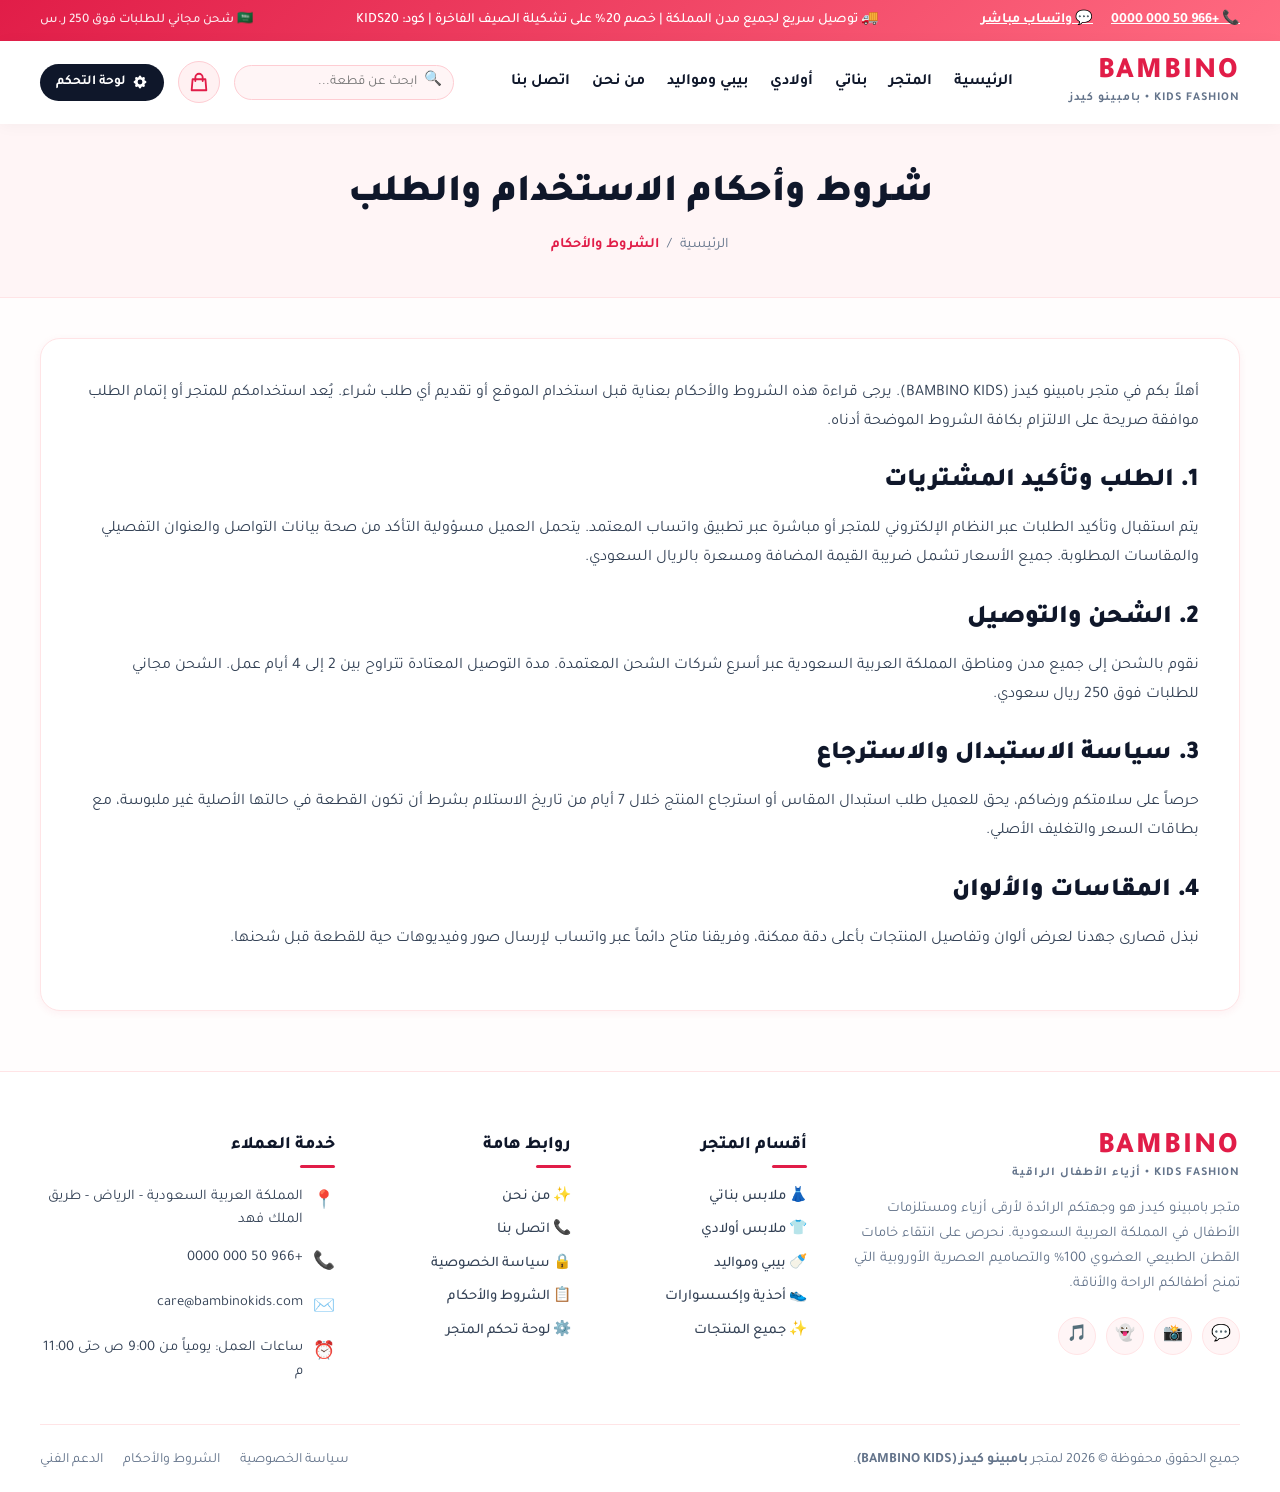
<file: terms.html>
<!DOCTYPE html>
<html lang="ar" dir="rtl">
<head>
  <meta charset="UTF-8">
  <meta name="viewport" content="width=device-width, initial-scale=1.0">
  <title>الشروط والأحكام | بامبينو كيدز</title>
  <link rel="stylesheet" href="css/style.css">
  <link rel="icon" href="images/kids_cat_girls.jpg">
</head>
<body>

  <!-- TOP ANNOUNCEMENT BAR -->
  <aside class="announcement-bar" aria-label="شريط الإعلانات">
    <div class="container">
      <div class="top-contact-links">
        <a href="tel:+966500000000" class="store-phone-link" aria-label="رقم الهاتف">📞 <span class="store-phone-text">+966 50 000 0000</span></a>
        <a href="https://wa.me/966500000000" target="_blank" class="store-whatsapp-link" aria-label="واتساب">💬 واتساب مباشر</a>
      </div>
      <div class="announcement-text store-announcement-text">
        🚚 توصيل سريع لجميع مدن المملكة | خصم 20% على تشكيلة الصيف | كود: KIDS20
      </div>
      <div style="font-size: 0.82rem; opacity: 0.9;">
        <span>🇸🇦 شحن مجاني للطلبات فوق 250 ر.س</span>
      </div>
    </div>
  </aside>

  <!-- MAIN NAVIGATION HEADER -->
  <header class="main-header">
    <div class="container">
      <div class="header-inner">
        <!-- Logo -->
        <a href="index.html" class="logo" aria-label="الصفحة الرئيسية - بامبينو كيدز">
          <span class="logo-text">BAMBINO</span>
          <span class="logo-sub">KIDS FASHION • بامبينو كيدز</span>
        </a>

        <!-- Desktop Nav -->
        <nav class="nav-menu" aria-label="القائمة الرئيسية">
          <a href="index.html" class="nav-link ">الرئيسية</a>
          <a href="shop.html" class="nav-link ">المتجر</a>
          <a href="shop.html?cat=girls" class="nav-link ">بناتي</a>
          <a href="shop.html?cat=boys" class="nav-link ">أولادي</a>
          <a href="shop.html?cat=baby" class="nav-link ">بيبي ومواليد</a>
          <a href="about.html" class="nav-link ">من نحن</a>
          <a href="contact.html" class="nav-link ">اتصل بنا</a>
        </nav>

        <!-- Header Actions -->
        <div class="header-actions">
          <!-- Search trigger -->
          <form class="global-search-form" style="display: flex; align-items: center;" action="shop.html" method="GET">
            <div class="search-box" style="width: 220px; margin: 0;">
              <input type="text" name="search" placeholder="ابحث عن قطعة..." style="padding: 8px 36px 8px 12px; font-size: 0.85rem;" aria-label="بحث في المنتجات">
              <span class="search-icon" style="right: 12px; font-size: 0.9rem;" aria-hidden="true">🔍</span>
            </div>
          </form>

          <!-- Cart Button -->
          <button id="btnOpenCart" class="btn-icon" aria-label="عرض سلة المشتريات" title="سلة المشتريات">
            <svg width="22" height="22" fill="none" stroke="currentColor" viewBox="0 0 24 24" aria-hidden="true"><path stroke-linecap="round" stroke-linejoin="round" stroke-width="2" d="M16 11V7a4 4 0 00-8 0v4M5 9h14l1 12H4L5 9z"></path></svg>
            <span class="badge-count cart-badge-count" style="display: none;">0</span>
          </button>

          <!-- Admin Dashboard Link -->
          <a href="admin/index.html" class="btn-admin" title="لوحة التحكم">
            <svg width="16" height="16" fill="currentColor" viewBox="0 0 20 20" aria-hidden="true"><path fill-rule="evenodd" d="M11.49 3.17c-.38-1.56-2.6-1.56-2.98 0a1.532 1.532 0 01-2.286.948c-1.372-.836-2.942.734-2.106 2.106.54.886.061 2.042-.947 2.287-1.561.379-1.561 2.6 0 2.978a1.532 1.532 0 01.947 2.287c-.836 1.372.734 2.942 2.106 2.106a1.532 1.532 0 012.287.947c.379 1.561 2.6 1.561 2.978 0a1.533 1.533 0 012.287-.947c1.372.836 2.942-.734 2.106-2.106a1.533 1.533 0 01.947-2.287c1.561-.379 1.561-2.6 0-2.978a1.532 1.532 0 01-.947-2.287c.836-1.372-.734-2.942-2.106-2.106a1.532 1.532 0 01-2.287-.947zM10 13a3 3 0 100-6 3 3 0 000 6z" clip-rule="evenodd"></path></svg>
            <span>لوحة التحكم</span>
          </a>

          <!-- Mobile Nav Toggle -->
          <button class="mobile-toggle" aria-label="فتح القائمة الجانبية">
            ☰
          </button>
        </div>
      </div>
    </div>
  </header>


  <div class="page-hero">
    <div class="container">
      <h1 class="page-hero-title" data-cms="terms.heroTitle">شروط وأحكام الاستخدام والطلب</h1>
      <div class="breadcrumb">
        <a href="index.html">الرئيسية</a>
        <span>/</span>
        <span style="color: var(--primary); font-weight: 700;">الشروط والأحكام</span>
      </div>
    </div>
  </div>

  <div class="container">
    <div class="static-page-content">
      <p data-cms="terms.intro">
        أهلاً بكم في متجر بامبينو كيدز (BAMBINO KIDS). يرجى قراءة هذه الشروط والأحكام بعناية قبل استخدام الموقع أو تقديم أي طلب شراء. يُعد استخدامكم للمتجر أو إتمام الطلب موافقة صريحة على الالتزام بكافة الشروط الموضحة أدناه.
      </p>

      <h2 data-cms="terms.sec1Title">1. الطلب وتأكيد المشتريات</h2>
      <p data-cms="terms.sec1Desc">
        يتم استقبال وتأكيد الطلبات عبر النظام الإلكتروني للمتجر أو مباشرة عبر تطبيق واتساب المعتمد. يتحمل العميل مسؤولية التأكد من صحة بيانات التواصل والعنوان التفصيلي والمقاسات المطلوبة. جميع الأسعار تشمل ضريبة القيمة المضافة ومسعرة بالريال السعودي.
      </p>

      <h2 data-cms="terms.sec2Title">2. الشحن والتوصيل</h2>
      <p data-cms="terms.sec2Desc">
        نقوم بالشحن إلى جميع مدن ومناطق المملكة العربية السعودية عبر أسرع شركات الشحن المعتمدة. مدة التوصيل المعتادة تتراوح بين 2 إلى 4 أيام عمل. الشحن مجاني للطلبات فوق 250 ريال سعودي.
      </p>

      <h2 data-cms="terms.sec3Title">3. سياسة الاستبدال والاسترجاع</h2>
      <p data-cms="terms.sec3Desc">
        حرصاً على سلامتكم ورضاكم، يحق للعميل طلب استبدال المقاس أو استرجاع المنتج خلال 7 أيام من تاريخ الاستلام بشرط أن تكون القطعة في حالتها الأصلية غير ملبوسة، مع بطاقات السعر والتغليف الأصلي.
      </p>

      <h2 data-cms="terms.sec4Title">4. المقاسات والألوان</h2>
      <p data-cms="terms.sec4Desc">
        نبذل قصارى جهدنا لعرض ألوان وتفاصيل المنتجات بأعلى دقة ممكنة، وفريقنا متاح دائماً عبر واتساب لإرسال صور وفيديوهات حية للقطعة قبل شحنها.
      </p>
    </div>
  </div>


  <!-- FOOTER -->
  <footer class="main-footer">
    <div class="container">
      <div class="footer-grid">
        <div class="footer-col footer-about">
          <div class="logo" style="margin-bottom: 14px;">
            <span class="logo-text">BAMBINO</span>
            <span class="logo-sub">KIDS FASHION • أزياء الأطفال الراقية</span>
          </div>
          <p>
            متجر بامبينو كيدز هو وجهتكم الرائدة لأرقى أزياء ومستلزمات الأطفال في المملكة العربية السعودية. نحرص على انتقاء خامات القطن الطبيعي العضوي 100% والتصاميم العصرية الأوروبية التي تمنح أطفالكم الراحة والأناقة.
          </p>
          <div class="social-links">
            <a href="https://wa.me/966500000000" target="_blank" class="social-icon store-whatsapp-link" aria-label="واتساب بامبينو كيدز">💬</a>
            <a href="#" class="social-icon" aria-label="انستغرام">📸</a>
            <a href="#" class="social-icon" aria-label="سناب شات">👻</a>
            <a href="#" class="social-icon" aria-label="تيك توك">🎵</a>
          </div>
        </div>

        <div class="footer-col">
          <h4>أقسام المتجر</h4>
          <ul class="footer-links-list">
            <li><a href="shop.html?cat=girls">👗 ملابس بناتي</a></li>
            <li><a href="shop.html?cat=boys">👕 ملابس أولادي</a></li>
            <li><a href="shop.html?cat=baby">🍼 بيبي ومواليد</a></li>
            <li><a href="shop.html?cat=shoes">👟 أحذية وإكسسوارات</a></li>
            <li><a href="shop.html">✨ جميع المنتجات</a></li>
          </ul>
        </div>

        <div class="footer-col">
          <h4>روابط هامة</h4>
          <ul class="footer-links-list">
            <li><a href="about.html">✨ من نحن</a></li>
            <li><a href="contact.html">📞 اتصل بنا</a></li>
            <li><a href="privacy.html">🔒 سياسة الخصوصية</a></li>
            <li><a href="terms.html">📋 الشروط والأحكام</a></li>
            <li><a href="admin/index.html">⚙️ لوحة تحكم المتجر</a></li>
          </ul>
        </div>

        <div class="footer-col">
          <h4>خدمة العملاء</h4>
          <div class="footer-contact-info">
            <div class="footer-contact-item">
              <span class="footer-contact-icon" aria-hidden="true">📍</span>
              <span class="store-address-text">المملكة العربية السعودية - الرياض - طريق الملك فهد</span>
            </div>
            <div class="footer-contact-item">
              <span class="footer-contact-icon" aria-hidden="true">📞</span>
              <span class="store-phone-text">+966 50 000 0000</span>
            </div>
            <div class="footer-contact-item">
              <span class="footer-contact-icon" aria-hidden="true">✉️</span>
              <span class="store-email-text">care@bambinokids.com</span>
            </div>
            <div class="footer-contact-item">
              <span class="footer-contact-icon" aria-hidden="true">⏰</span>
              <span>ساعات العمل: يومياً من 9:00 ص حتى 11:00 م</span>
            </div>
          </div>
        </div>
      </div>

      <div class="footer-bottom">
        <div>
          جميع الحقوق محفوظة © 2026 لمتجر <strong>بامبينو كيدز (BAMBINO KIDS)</strong>.
        </div>
        <div class="footer-policy-links">
          <a href="privacy.html">سياسة الخصوصية</a>
          <a href="terms.html">الشروط والأحكام</a>
          <a href="contact.html">الدعم الفني</a>
        </div>
      </div>
    </div>
  </footer>

  <!-- MOBILE NAV DRAWER -->
  <div class="mobile-nav-overlay" id="mobileNavOverlay">
    <div class="mobile-nav-drawer">
      <div class="mobile-nav-header">
        <div class="logo">
          <span class="logo-text" style="font-size: 1.4rem;">BAMBINO</span>
        </div>
        <button id="closeMobileNav" style="background:none; border:none; font-size:1.5rem; cursor:pointer;" aria-label="إغلاق القائمة">✕</button>
      </div>
      <ul class="mobile-nav-list">
        <li><a href="index.html">🏠 الرئيسية</a></li>
        <li><a href="shop.html">🛍️ جميع المنتجات</a></li>
        <li><a href="shop.html?cat=girls">👗 ملابس بناتي</a></li>
        <li><a href="shop.html?cat=boys">👕 ملابس أولادي</a></li>
        <li><a href="shop.html?cat=baby">🍼 بيبي ومواليد</a></li>
        <li><a href="shop.html?cat=shoes">👟 أحذية وإكسسوارات</a></li>
        <li><a href="about.html">✨ من نحن</a></li>
        <li><a href="contact.html">📞 اتصل بنا</a></li>
        <li><a href="admin/index.html">⚙️ لوحة التحكم</a></li>
      </ul>
      <div style="margin-top: auto; padding-top: 20px; border-top: 1px solid var(--border-light); font-size: 0.85rem; color: var(--text-light);">
        <p>خدمة العملاء عبر الواتساب:</p>
        <a href="https://wa.me/966500000000" target="_blank" class="store-whatsapp-link" style="color: #25d366; font-weight: 800; font-size: 1rem; display: block; margin-top: 4px;">💬 تواصل واتساب</a>
      </div>
    </div>
  </div>

  <!-- SLIDE-OUT CART DRAWER -->
  <div class="cart-overlay" id="cartOverlay">
    <div class="cart-drawer">
      <div class="cart-header">
        <h3>سلة المشتريات 🛍️</h3>
        <button class="btn-close-cart" id="btnCloseCart" aria-label="إغلاق سلة المشتريات">✕</button>
      </div>
      <div class="cart-items-list" id="cartItemsList">
        <!-- Rendered dynamically by store.js -->
      </div>
      <div class="cart-footer">
        <div class="cart-subtotal">
          <span>المجموع الفرعي:</span>
          <span id="cartSubtotalValue">0 ر.س</span>
        </div>
        <button class="btn-checkout" id="btnProceedCheckout">
          <span>إتمام الطلب السريع</span>
          <span>💳</span>
        </button>
        <button class="btn-checkout-whatsapp" id="btnProceedCheckoutWa">
          <span>طلب وتأكيد عبر واتساب</span>
          <span>💬</span>
        </button>
      </div>
    </div>
  </div>

  <!-- CHECKOUT MODAL OVERLAY -->
  <div class="checkout-modal-overlay" id="checkoutModalOverlay">
    <div class="checkout-modal">
      <div style="display: flex; justify-content: space-between; align-items: center; margin-bottom: 20px; border-bottom: 1px solid var(--border-light); padding-bottom: 14px;">
        <h3 style="font-size: 1.3rem; font-weight: 900; color: var(--dark);">إتمام وتأكيد الطلب 🚚</h3>
        <button id="btnCloseCheckout" style="background: none; border: none; font-size: 1.4rem; cursor: pointer; color: var(--text-light);" aria-label="إغلاق نافذة تأكيد الطلب">✕</button>
      </div>

      <div style="background: var(--bg-soft); padding: 16px; border-radius: var(--radius-sm); margin-bottom: 20px; border-right: 4px solid var(--primary);">
        <h4 style="font-size: 0.95rem; font-weight: 800; margin-bottom: 8px;">ملخص سلتك:</h4>
        <div id="checkoutItemsSummary" style="max-height: 120px; overflow-y: auto; margin-bottom: 8px;"></div>
        <div style="display: flex; justify-content: space-between; font-weight: 900; font-size: 1.05rem; border-top: 1px solid var(--border); padding-top: 8px;">
          <span>الإجمالي النهائي:</span>
          <span id="checkoutTotalText" style="color: var(--primary);">0 ر.س</span>
        </div>
      </div>

      <form id="checkoutOrderForm">
        <div class="form-group">
          <label>الاسم الكامل *</label>
          <input type="text" id="orderName" placeholder="مثال: سارة أحمد" required>
        </div>
        <div class="form-group">
          <label>رقم الجوال (واتساب) *</label>
          <input type="tel" id="orderPhone" placeholder="05xxxxxxxx" required>
        </div>
        <div class="form-group">
          <label>المدينة *</label>
          <input type="text" id="orderCity" placeholder="الرياض، جدة، الدمام..." required>
        </div>
        <div class="form-group">
          <label>العنوان التفصيلي (الحي، الشارع) *</label>
          <input type="text" id="orderAddress" placeholder="الحي، رقم المنزل، علامة مميزة" required>
        </div>
        <div class="form-group">
          <label>ملاحظات إضافية على الطلب أو المقاسات</label>
          <textarea id="orderNotes" rows="2" placeholder="هل لديك أي تعليمات خاصة بالتسليم أو المقاسات؟"></textarea>
        </div>

        <button type="submit" class="btn-checkout" style="width: 100%; margin-top: 10px; background: #25d366;">
          <span>إرسال وتأكيد الطلب عبر واتساب 💬</span>
        </button>
      </form>
    </div>
  </div>


  <script src="js/store.js"></script>
</body>
</html>
</file>
<file: css/style.css>
@import url('https://fonts.googleapis.com/css2?family=Tajawal:wght@300;400;500;700;800;900&display=swap');

:root {
  --primary: #e11d48;
  --primary-hover: #be123c;
  --primary-light: #fff1f2;
  --primary-soft: #ffe4e6;
  --primary-gradient: linear-gradient(135deg, #e11d48 0%, #ff6b81 100%);
  --secondary: #ff6b81;
  --dark: #0f172a;
  --text: #334155;
  --text-light: #64748b;
  --bg-page: #fffdfd;
  --bg-soft: #fff5f6;
  --white: #ffffff;
  --border: #fecdd3;
  --border-light: #ffe4e6;
  --shadow-sm: 0 2px 8px rgba(225, 29, 72, 0.06);
  --shadow-md: 0 8px 24px rgba(225, 29, 72, 0.1);
  --shadow-lg: 0 16px 40px rgba(225, 29, 72, 0.15);
  --radius-sm: 8px;
  --radius-md: 14px;
  --radius-lg: 20px;
  --radius-full: 9999px;
  --transition: all 0.3s cubic-bezier(0.4, 0, 0.2, 1);
}

* {
  margin: 0;
  padding: 0;
  box-sizing: border-box;
}

body {
  font-family: 'Tajawal', sans-serif;
  direction: rtl;
  text-align: right;
  background-color: var(--bg-page);
  color: var(--text);
  line-height: 1.6;
  overflow-x: hidden;
}

a {
  color: inherit;
  text-decoration: none;
  transition: var(--transition);
}

img {
  max-width: 100%;
  height: auto;
  display: block;
}

button, input, select, textarea {
  font-family: inherit;
  outline: none;
}

.container {
  width: 100%;
  max-width: 1240px;
  margin: 0 auto;
  padding: 0 20px;
}

/* ===================================================
   TOP ANNOUNCEMENT BAR
=================================================== */
.announcement-bar {
  background: var(--primary-gradient);
  color: var(--white);
  padding: 9px 0;
  font-size: 0.88rem;
  font-weight: 500;
  text-align: center;
}
.announcement-bar .container {
  display: flex;
  justify-content: space-between;
  align-items: center;
}
.announcement-bar a {
  color: var(--white);
  text-decoration: underline;
  font-weight: 700;
}
.top-contact-links {
  display: flex;
  gap: 18px;
}

/* ===================================================
   MAIN HEADER & NAV
=================================================== */
.main-header {
  background: var(--white);
  box-shadow: 0 2px 15px rgba(0, 0, 0, 0.04);
  position: sticky;
  top: 0;
  z-index: 100;
}
.header-inner {
  display: flex;
  align-items: center;
  justify-content: space-between;
  padding: 16px 0;
}
.logo {
  display: flex;
  flex-direction: column;
}
.logo-text {
  font-size: 1.85rem;
  font-weight: 900;
  color: var(--primary);
  letter-spacing: 2px;
  line-height: 1.1;
}
.logo-sub {
  font-size: 0.75rem;
  color: var(--text-light);
  font-weight: 600;
  letter-spacing: 1px;
}

.nav-menu {
  display: flex;
  align-items: center;
  gap: 22px;
  list-style: none;
}
.nav-link {
  font-weight: 600;
  font-size: 0.98rem;
  color: var(--dark);
  position: relative;
  padding: 6px 0;
}
.nav-link:hover, .nav-link.active {
  color: var(--primary);
}
.nav-link.active::after {
  content: '';
  position: absolute;
  bottom: 0;
  right: 0;
  left: 0;
  height: 3px;
  background: var(--primary);
  border-radius: var(--radius-full);
}

.header-actions {
  display: flex;
  align-items: center;
  gap: 14px;
}
.btn-icon {
  background: var(--primary-light);
  color: var(--primary);
  border: 1px solid var(--border);
  width: 42px;
  height: 42px;
  border-radius: var(--radius-full);
  display: flex;
  align-items: center;
  justify-content: center;
  cursor: pointer;
  position: relative;
  transition: var(--transition);
}
.btn-icon:hover {
  background: var(--primary);
  color: var(--white);
  transform: translateY(-2px);
}
.badge-count {
  position: absolute;
  top: -4px;
  left: -4px;
  background: var(--primary);
  color: var(--white);
  font-size: 0.72rem;
  font-weight: 700;
  width: 20px;
  height: 20px;
  border-radius: 50%;
  display: flex;
  align-items: center;
  justify-content: center;
  border: 2px solid var(--white);
}

.btn-admin {
  background: var(--dark);
  color: var(--white);
  padding: 8px 16px;
  border-radius: var(--radius-full);
  font-size: 0.85rem;
  font-weight: 700;
  display: flex;
  align-items: center;
  gap: 6px;
  transition: var(--transition);
}
.btn-admin:hover {
  background: var(--primary);
  color: var(--white);
}

/* Mobile Menu Toggle */
.mobile-toggle {
  display: none;
  background: none;
  border: none;
  font-size: 1.5rem;
  color: var(--dark);
  cursor: pointer;
}

/* ===================================================
   HERO SLIDER / BANNER
=================================================== */
.hero-section {
  position: relative;
  background: var(--bg-soft);
  padding: 40px 0;
  overflow: hidden;
}
.hero-slider-wrap {
  position: relative;
  border-radius: var(--radius-lg);
  overflow: hidden;
  box-shadow: var(--shadow-md);
  min-height: 450px;
}
.hero-slide {
  display: none;
  position: relative;
  width: 100%;
  height: 480px;
}
.hero-slide.active {
  display: flex;
  align-items: center;
}
.hero-slide img {
  position: absolute;
  top: 0;
  left: 0;
  width: 100%;
  height: 100%;
  object-fit: cover;
  z-index: 1;
}
.hero-overlay {
  position: absolute;
  top: 0;
  left: 0;
  right: 0;
  bottom: 0;
  background: linear-gradient(90deg, rgba(15, 23, 42, 0.75) 0%, rgba(15, 23, 42, 0.2) 100%);
  z-index: 2;
}
.hero-content {
  position: relative;
  z-index: 3;
  color: var(--white);
  max-width: 620px;
  padding: 40px;
}
.hero-badge {
  display: inline-block;
  background: var(--primary);
  color: var(--white);
  padding: 6px 16px;
  border-radius: var(--radius-full);
  font-size: 0.88rem;
  font-weight: 700;
  margin-bottom: 16px;
}
.hero-title {
  font-size: 2.6rem;
  font-weight: 900;
  line-height: 1.25;
  margin-bottom: 16px;
}
.hero-desc {
  font-size: 1.1rem;
  opacity: 0.9;
  margin-bottom: 26px;
  line-height: 1.6;
}
.hero-btns {
  display: flex;
  gap: 14px;
  flex-wrap: wrap;
}
.btn-primary {
  background: var(--primary-gradient);
  color: var(--white);
  padding: 13px 28px;
  border-radius: var(--radius-full);
  font-weight: 700;
  font-size: 1.02rem;
  border: none;
  cursor: pointer;
  display: inline-flex;
  align-items: center;
  gap: 8px;
  box-shadow: 0 4px 15px rgba(225, 29, 72, 0.35);
  transition: var(--transition);
}
.btn-primary:hover {
  transform: translateY(-2px);
  box-shadow: 0 8px 25px rgba(225, 29, 72, 0.45);
}
.btn-secondary {
  background: rgba(255, 255, 255, 0.2);
  backdrop-filter: blur(8px);
  color: var(--white);
  padding: 13px 26px;
  border-radius: var(--radius-full);
  font-weight: 700;
  font-size: 1rem;
  border: 1px solid rgba(255, 255, 255, 0.4);
  cursor: pointer;
  display: inline-flex;
  align-items: center;
  gap: 8px;
  transition: var(--transition);
}
.btn-secondary:hover {
  background: var(--white);
  color: var(--dark);
}

.slider-controls {
  position: absolute;
  bottom: 20px;
  left: 30px;
  z-index: 5;
  display: flex;
  gap: 10px;
}
.slider-dot {
  width: 12px;
  height: 12px;
  border-radius: 50%;
  background: rgba(255, 255, 255, 0.4);
  cursor: pointer;
  transition: var(--transition);
}
.slider-dot.active {
  background: var(--primary);
  width: 32px;
  border-radius: var(--radius-full);
}

/* ===================================================
   FEATURES BAR
=================================================== */
.features-bar {
  padding: 30px 0;
  background: var(--white);
  border-bottom: 1px solid var(--border-light);
}
.features-grid {
  display: grid;
  grid-template-columns: repeat(4, 1fr);
  gap: 20px;
}
.feature-item {
  display: flex;
  align-items: center;
  gap: 14px;
  padding: 16px;
  background: var(--bg-soft);
  border-radius: var(--radius-md);
  border: 1px solid var(--border-light);
  transition: var(--transition);
}
.feature-item:hover {
  transform: translateY(-3px);
  border-color: var(--border);
  box-shadow: var(--shadow-sm);
}
.feature-icon {
  width: 50px;
  height: 50px;
  background: var(--primary-light);
  color: var(--primary);
  border-radius: var(--radius-md);
  display: flex;
  align-items: center;
  justify-content: center;
  font-size: 1.5rem;
  flex-shrink: 0;
}
.feature-text h4 {
  font-size: 0.98rem;
  font-weight: 800;
  color: var(--dark);
  margin-bottom: 2px;
}
.feature-text p {
  font-size: 0.8rem;
  color: var(--text-light);
}

/* ===================================================
   CATEGORIES SECTION
=================================================== */
.section-padding {
  padding: 60px 0;
}
.section-header {
  text-align: center;
  margin-bottom: 38px;
}
.section-tag {
  color: var(--primary);
  font-weight: 800;
  font-size: 0.88rem;
  letter-spacing: 1px;
  text-transform: uppercase;
  margin-bottom: 6px;
  display: block;
}
.section-title {
  font-size: 2.1rem;
  font-weight: 900;
  color: var(--dark);
  margin-bottom: 8px;
}
.section-desc {
  color: var(--text-light);
  max-width: 580px;
  margin: 0 auto;
  font-size: 1rem;
}

.categories-grid {
  display: grid;
  grid-template-columns: repeat(4, 1fr);
  gap: 22px;
}
.category-card {
  position: relative;
  border-radius: var(--radius-md);
  overflow: hidden;
  height: 320px;
  box-shadow: var(--shadow-sm);
  cursor: pointer;
  transition: var(--transition);
}
.category-card:hover {
  transform: translateY(-5px);
  box-shadow: var(--shadow-md);
}
.category-card img {
  width: 100%;
  height: 100%;
  object-fit: cover;
  transition: transform 0.6s ease;
}
.category-card:hover img {
  transform: scale(1.08);
}
.category-card-overlay {
  position: absolute;
  inset: 0;
  background: linear-gradient(180deg, rgba(0,0,0,0) 40%, rgba(15, 23, 42, 0.85) 100%);
  display: flex;
  flex-direction: column;
  justify-content: flex-end;
  padding: 24px;
  color: var(--white);
}
.category-card-title {
  font-size: 1.35rem;
  font-weight: 800;
  margin-bottom: 4px;
}
.category-card-link {
  font-size: 0.85rem;
  color: var(--secondary);
  font-weight: 700;
  display: flex;
  align-items: center;
  gap: 6px;
}

/* ===================================================
   FLASH DEALS BANNER
=================================================== */
.flash-banner {
  background: var(--primary-gradient);
  border-radius: var(--radius-lg);
  overflow: hidden;
  color: var(--white);
  padding: 40px;
  margin: 40px 0;
  display: flex;
  align-items: center;
  justify-content: space-between;
  box-shadow: var(--shadow-lg);
  position: relative;
}
.flash-content {
  max-width: 600px;
  z-index: 2;
}
.flash-tag {
  background: var(--white);
  color: var(--primary);
  font-weight: 800;
  padding: 5px 14px;
  border-radius: var(--radius-full);
  display: inline-block;
  font-size: 0.85rem;
  margin-bottom: 12px;
}
.flash-title {
  font-size: 2.2rem;
  font-weight: 900;
  margin-bottom: 12px;
  line-height: 1.3;
}
.flash-desc {
  font-size: 1.05rem;
  opacity: 0.95;
  margin-bottom: 22px;
}
.countdown-box {
  display: flex;
  gap: 12px;
  margin-bottom: 24px;
}
.countdown-unit {
  background: rgba(255, 255, 255, 0.25);
  backdrop-filter: blur(4px);
  padding: 10px 16px;
  border-radius: var(--radius-sm);
  text-align: center;
  min-width: 65px;
}
.countdown-num {
  font-size: 1.5rem;
  font-weight: 900;
  line-height: 1;
}
.countdown-label {
  font-size: 0.72rem;
  opacity: 0.9;
}

/* ===================================================
   PRODUCTS SECTION & FILTERS
=================================================== */
.filter-tabs {
  display: flex;
  justify-content: center;
  gap: 10px;
  flex-wrap: wrap;
  margin-bottom: 30px;
}
.tab-btn {
  background: var(--white);
  border: 1px solid var(--border);
  color: var(--text);
  padding: 9px 22px;
  border-radius: var(--radius-full);
  font-weight: 700;
  font-size: 0.92rem;
  cursor: pointer;
  transition: var(--transition);
}
.tab-btn:hover, .tab-btn.active {
  background: var(--primary);
  color: var(--white);
  border-color: var(--primary);
  box-shadow: 0 4px 12px rgba(225, 29, 72, 0.25);
}

.sort-search-bar {
  display: flex;
  justify-content: space-between;
  align-items: center;
  background: var(--white);
  padding: 14px 20px;
  border-radius: var(--radius-md);
  border: 1px solid var(--border-light);
  margin-bottom: 30px;
  box-shadow: var(--shadow-sm);
  flex-wrap: wrap;
  gap: 14px;
}
.search-box {
  position: relative;
  flex: 1;
  max-width: 360px;
}
.search-box input {
  width: 100%;
  padding: 10px 42px 10px 16px;
  border: 1px solid var(--border);
  border-radius: var(--radius-full);
  font-size: 0.9rem;
  background: var(--bg-soft);
}
.search-box .search-icon {
  position: absolute;
  top: 50%;
  right: 14px;
  transform: translateY(-50%);
  color: var(--text-light);
}
.sort-box select {
  padding: 10px 18px;
  border: 1px solid var(--border);
  border-radius: var(--radius-full);
  background: var(--white);
  color: var(--text);
  font-weight: 600;
  font-size: 0.9rem;
  cursor: pointer;
}

.products-grid {
  display: grid;
  grid-template-columns: repeat(3, 1fr);
  gap: 26px;
}
.product-card {
  background: var(--white);
  border-radius: var(--radius-md);
  overflow: hidden;
  border: 1px solid var(--border-light);
  box-shadow: var(--shadow-sm);
  transition: var(--transition);
  display: flex;
  flex-direction: column;
  position: relative;
}
.product-card:hover {
  transform: translateY(-6px);
  box-shadow: var(--shadow-md);
  border-color: var(--border);
}
.product-img-wrap {
  position: relative;
  height: 290px;
  overflow: hidden;
  background: #f8fafc;
}
.product-img-wrap img {
  width: 100%;
  height: 100%;
  object-fit: cover;
  transition: transform 0.6s ease;
}
.product-card:hover .product-img-wrap img {
  transform: scale(1.06);
}
.product-badge {
  position: absolute;
  top: 14px;
  right: 14px;
  padding: 5px 12px;
  border-radius: var(--radius-full);
  font-size: 0.78rem;
  font-weight: 800;
  z-index: 2;
  box-shadow: 0 2px 6px rgba(0,0,0,0.12);
}
.badge-bestseller {
  background: #f59e0b;
  color: var(--white);
}
.badge-featured {
  background: var(--primary);
  color: var(--white);
}
.badge-new {
  background: #10b981;
  color: var(--white);
}

.product-quick-actions {
  position: absolute;
  bottom: -50px;
  left: 0;
  right: 0;
  display: flex;
  justify-content: center;
  gap: 10px;
  padding: 10px;
  background: linear-gradient(0deg, rgba(0,0,0,0.4) 0%, transparent 100%);
  transition: var(--transition);
  z-index: 3;
}
.product-card:hover .product-quick-actions {
  bottom: 0;
}
.btn-action-round {
  width: 38px;
  height: 38px;
  border-radius: 50%;
  background: var(--white);
  color: var(--dark);
  border: none;
  cursor: pointer;
  display: flex;
  align-items: center;
  justify-content: center;
  font-size: 1rem;
  transition: var(--transition);
}
.btn-action-round:hover {
  background: var(--primary);
  color: var(--white);
}

.product-info {
  padding: 20px;
  display: flex;
  flex-direction: column;
  flex: 1;
}
.product-cat {
  font-size: 0.8rem;
  color: var(--text-light);
  font-weight: 600;
  margin-bottom: 4px;
}
.product-title {
  font-size: 1.05rem;
  font-weight: 800;
  color: var(--dark);
  margin-bottom: 8px;
  line-height: 1.4;
  height: 2.8em;
  overflow: hidden;
  display: -webkit-box;
  -webkit-line-clamp: 2;
  -webkit-box-orient: vertical;
}
.product-title a:hover {
  color: var(--primary);
}
.product-rating {
  display: flex;
  align-items: center;
  gap: 6px;
  margin-bottom: 12px;
  font-size: 0.85rem;
  color: #f59e0b;
}
.product-rating .reviews-count {
  color: var(--text-light);
  font-size: 0.78rem;
}
.product-sizes-tags {
  display: flex;
  gap: 6px;
  margin-bottom: 14px;
}
.size-tag {
  background: var(--bg-soft);
  color: var(--text-light);
  font-size: 0.75rem;
  font-weight: 700;
  padding: 2px 8px;
  border-radius: 4px;
  border: 1px solid var(--border-light);
}

.product-price-row {
  display: flex;
  align-items: baseline;
  gap: 10px;
  margin-top: auto;
  margin-bottom: 16px;
}
.price-current {
  font-size: 1.35rem;
  font-weight: 900;
  color: var(--primary);
}
.price-old {
  font-size: 0.95rem;
  color: #94a3b8;
  text-decoration: line-through;
}
.discount-badge {
  background: #fee2e2;
  color: var(--primary);
  font-size: 0.75rem;
  font-weight: 800;
  padding: 2px 7px;
  border-radius: var(--radius-full);
}

.product-card-btns {
  display: grid;
  grid-template-columns: 1fr auto;
  gap: 8px;
}
.btn-add-cart {
  background: var(--primary-light);
  color: var(--primary);
  border: 1px solid var(--border);
  padding: 10px 14px;
  border-radius: var(--radius-full);
  font-weight: 700;
  font-size: 0.88rem;
  cursor: pointer;
  display: flex;
  align-items: center;
  justify-content: center;
  gap: 6px;
  transition: var(--transition);
}
.btn-add-cart:hover {
  background: var(--primary);
  color: var(--white);
}
.btn-whatsapp-order {
  background: #25d366;
  color: var(--white);
  border: none;
  width: 42px;
  height: 42px;
  border-radius: var(--radius-full);
  display: flex;
  align-items: center;
  justify-content: center;
  cursor: pointer;
  font-size: 1.2rem;
  transition: var(--transition);
}
.btn-whatsapp-order:hover {
  transform: scale(1.08);
  box-shadow: 0 4px 12px rgba(37, 211, 102, 0.4);
}

/* ===================================================
   VIP MOTHER'S CLUB NEWSLETTER
=================================================== */
.vip-club-section {
  background: linear-gradient(135deg, #1e293b 0%, #0f172a 100%);
  color: var(--white);
  border-radius: var(--radius-lg);
  padding: 50px 40px;
  margin: 60px 0;
  text-align: center;
  box-shadow: var(--shadow-md);
  position: relative;
  overflow: hidden;
}
.vip-club-section::before {
  content: '';
  position: absolute;
  top: -80px;
  right: -80px;
  width: 250px;
  height: 250px;
  background: radial-gradient(circle, rgba(225, 29, 72, 0.35) 0%, transparent 70%);
  border-radius: 50%;
}
.vip-title {
  font-size: 2.1rem;
  font-weight: 900;
  margin-bottom: 10px;
}
.vip-desc {
  max-width: 600px;
  margin: 0 auto 26px;
  color: #cbd5e1;
  font-size: 1rem;
}
.newsletter-form {
  display: flex;
  max-width: 500px;
  margin: 0 auto;
  gap: 10px;
}
.newsletter-form input {
  flex: 1;
  padding: 13px 20px;
  border-radius: var(--radius-full);
  border: 1px solid rgba(255, 255, 255, 0.2);
  background: rgba(255, 255, 255, 0.1);
  color: var(--white);
  font-size: 0.95rem;
}
.newsletter-form input::placeholder {
  color: #94a3b8;
}

/* ===================================================
   FOOTER
=================================================== */
.main-footer {
  background: var(--white);
  border-top: 1px solid var(--border-light);
  padding: 60px 0 20px;
  margin-top: 60px;
}
.footer-grid {
  display: grid;
  grid-template-columns: 2fr 1fr 1fr 1.5fr;
  gap: 40px;
  margin-bottom: 40px;
}
.footer-col h4 {
  font-size: 1.1rem;
  font-weight: 800;
  color: var(--dark);
  margin-bottom: 18px;
  position: relative;
  padding-bottom: 8px;
}
.footer-col h4::after {
  content: '';
  position: absolute;
  bottom: 0;
  right: 0;
  width: 35px;
  height: 3px;
  background: var(--primary);
  border-radius: var(--radius-full);
}
.footer-about p {
  color: var(--text-light);
  font-size: 0.92rem;
  line-height: 1.7;
  margin-bottom: 20px;
}
.social-links {
  display: flex;
  gap: 10px;
}
.social-icon {
  width: 38px;
  height: 38px;
  border-radius: 50%;
  background: var(--bg-soft);
  color: var(--primary);
  border: 1px solid var(--border-light);
  display: flex;
  align-items: center;
  justify-content: center;
  transition: var(--transition);
}
.social-icon:hover {
  background: var(--primary);
  color: var(--white);
}

.footer-links-list {
  list-style: none;
  display: flex;
  flex-direction: column;
  gap: 10px;
}
.footer-links-list a {
  color: var(--text);
  font-size: 0.92rem;
  font-weight: 500;
  display: flex;
  align-items: center;
  gap: 6px;
}
.footer-links-list a:hover {
  color: var(--primary);
  transform: translateX(-4px);
}

.footer-contact-info {
  display: flex;
  flex-direction: column;
  gap: 14px;
}
.footer-contact-item {
  display: flex;
  align-items: flex-start;
  gap: 10px;
  font-size: 0.92rem;
  color: var(--text);
}
.footer-contact-icon {
  color: var(--primary);
  font-size: 1.1rem;
  margin-top: 3px;
}

.footer-bottom {
  border-top: 1px solid var(--border-light);
  padding-top: 24px;
  display: flex;
  justify-content: space-between;
  align-items: center;
  font-size: 0.88rem;
  color: var(--text-light);
  flex-wrap: wrap;
  gap: 14px;
}
.footer-policy-links {
  display: flex;
  gap: 20px;
}
.footer-policy-links a:hover {
  color: var(--primary);
}

/* ===================================================
   SLIDE-OUT CART DRAWER
=================================================== */
.cart-overlay {
  position: fixed;
  inset: 0;
  background: rgba(15, 23, 42, 0.6);
  backdrop-filter: blur(4px);
  z-index: 1000;
  opacity: 0;
  pointer-events: none;
  transition: var(--transition);
}
.cart-overlay.active {
  opacity: 1;
  pointer-events: all;
}
.cart-drawer {
  position: fixed;
  top: 0;
  left: 0;
  width: 100%;
  max-width: 420px;
  height: 100%;
  background: var(--white);
  box-shadow: -10px 0 30px rgba(0, 0, 0, 0.15);
  z-index: 1001;
  transform: translateX(-100%);
  transition: transform 0.35s cubic-bezier(0.4, 0, 0.2, 1);
  display: flex;
  flex-direction: column;
}
.cart-overlay.active .cart-drawer {
  transform: translateX(0);
}
.cart-header {
  padding: 20px;
  border-bottom: 1px solid var(--border-light);
  display: flex;
  justify-content: space-between;
  align-items: center;
}
.cart-header h3 {
  font-size: 1.2rem;
  font-weight: 800;
  color: var(--dark);
}
.btn-close-cart {
  background: none;
  border: none;
  font-size: 1.5rem;
  cursor: pointer;
  color: var(--text-light);
}
.cart-items-list {
  flex: 1;
  overflow-y: auto;
  padding: 20px;
  display: flex;
  flex-direction: column;
  gap: 16px;
}
.cart-item {
  display: flex;
  gap: 14px;
  padding-bottom: 16px;
  border-bottom: 1px solid var(--border-light);
  position: relative;
}
.cart-item-img {
  width: 75px;
  height: 75px;
  border-radius: var(--radius-sm);
  object-fit: cover;
  flex-shrink: 0;
}
.cart-item-details {
  flex: 1;
}
.cart-item-title {
  font-size: 0.92rem;
  font-weight: 700;
  color: var(--dark);
  margin-bottom: 4px;
}
.cart-item-meta {
  font-size: 0.78rem;
  color: var(--text-light);
  margin-bottom: 6px;
}
.cart-item-price {
  font-weight: 800;
  color: var(--primary);
  font-size: 1rem;
}
.cart-item-remove {
  background: none;
  border: none;
  color: #ef4444;
  cursor: pointer;
  font-size: 0.85rem;
  font-weight: 600;
}
.cart-footer {
  padding: 20px;
  border-top: 1px solid var(--border-light);
  background: var(--bg-soft);
}
.cart-subtotal {
  display: flex;
  justify-content: space-between;
  font-size: 1.15rem;
  font-weight: 800;
  color: var(--dark);
  margin-bottom: 16px;
}
.btn-checkout {
  width: 100%;
  padding: 14px;
  background: var(--primary-gradient);
  color: var(--white);
  border: none;
  border-radius: var(--radius-full);
  font-weight: 800;
  font-size: 1rem;
  cursor: pointer;
  display: flex;
  align-items: center;
  justify-content: center;
  gap: 8px;
  box-shadow: 0 4px 15px rgba(225, 29, 72, 0.3);
}
.btn-checkout:hover {
  transform: translateY(-2px);
  box-shadow: 0 8px 25px rgba(225, 29, 72, 0.4);
}
.btn-checkout-whatsapp {
  width: 100%;
  margin-top: 10px;
  padding: 13px;
  background: #25d366;
  color: var(--white);
  border: none;
  border-radius: var(--radius-full);
  font-weight: 800;
  font-size: 0.98rem;
  cursor: pointer;
  display: flex;
  align-items: center;
  justify-content: center;
  gap: 8px;
}

/* ===================================================
   CHECKOUT MODAL
=================================================== */
.checkout-modal-overlay {
  position: fixed;
  inset: 0;
  background: rgba(15, 23, 42, 0.7);
  backdrop-filter: blur(6px);
  z-index: 1100;
  display: none;
  align-items: center;
  justify-content: center;
  padding: 20px;
}
.checkout-modal-overlay.active {
  display: flex;
}
.checkout-modal {
  background: var(--white);
  border-radius: var(--radius-lg);
  max-width: 520px;
  width: 100%;
  max-height: 90vh;
  overflow-y: auto;
  padding: 30px;
  box-shadow: var(--shadow-lg);
  position: relative;
}
.form-group {
  margin-bottom: 16px;
}
.form-group label {
  display: block;
  font-size: 0.88rem;
  font-weight: 700;
  color: var(--dark);
  margin-bottom: 6px;
}
.form-group input, .form-group textarea, .form-group select {
  width: 100%;
  padding: 12px 16px;
  border: 1px solid var(--border);
  border-radius: var(--radius-sm);
  font-size: 0.95rem;
}

/* ===================================================
   PAGE HEADER (ABOUT, CONTACT, POLICY, SHOP)
=================================================== */
.page-hero {
  background: var(--bg-soft);
  padding: 40px 0;
  border-bottom: 1px solid var(--border-light);
  text-align: center;
}
.page-hero-title {
  font-size: 2.4rem;
  font-weight: 900;
  color: var(--dark);
  margin-bottom: 8px;
}
.breadcrumb {
  display: flex;
  justify-content: center;
  gap: 8px;
  font-size: 0.9rem;
  color: var(--text-light);
}
.breadcrumb a:hover {
  color: var(--primary);
}

/* ===================================================
   RESPONSIVE DESIGN
=================================================== */
@media (max-width: 992px) {
  .features-grid {
    grid-template-columns: repeat(2, 1fr);
  }
  .categories-grid {
    grid-template-columns: repeat(2, 1fr);
  }
  .products-grid {
    grid-template-columns: repeat(2, 1fr);
  }
  .footer-grid {
    grid-template-columns: 1fr 1fr;
  }
  .nav-menu {
    display: none;
  }
  .mobile-toggle {
    display: block;
  }
}

@media (max-width: 600px) {
  .hero-slide {
    height: 380px;
  }
  .hero-title {
    font-size: 1.8rem;
  }
  .features-grid {
    grid-template-columns: 1fr;
  }
  .categories-grid {
    grid-template-columns: 1fr;
  }
  .products-grid {
    grid-template-columns: 1fr;
  }
  .footer-grid {
    grid-template-columns: 1fr;
  }
  .flash-banner {
    padding: 24px;
    flex-direction: column;
    text-align: center;
  }
  .flash-title {
    font-size: 1.6rem;
  }
}


/* ===================================================
   MOBILE NAVIGATION DRAWER
=================================================== */
.mobile-nav-overlay {
  position: fixed;
  inset: 0;
  background: rgba(15, 23, 42, 0.6);
  backdrop-filter: blur(4px);
  z-index: 1000;
  opacity: 0;
  pointer-events: none;
  transition: var(--transition);
}
.mobile-nav-overlay.active {
  opacity: 1;
  pointer-events: all;
}
.mobile-nav-drawer {
  position: fixed;
  top: 0;
  right: 0;
  width: 290px;
  height: 100%;
  background: var(--white);
  box-shadow: 10px 0 30px rgba(0, 0, 0, 0.15);
  z-index: 1001;
  transform: translateX(100%);
  transition: transform 0.35s cubic-bezier(0.4, 0, 0.2, 1);
  display: flex;
  flex-direction: column;
  padding: 24px;
}
.mobile-nav-overlay.active .mobile-nav-drawer {
  transform: translateX(0);
}
.mobile-nav-header {
  display: flex;
  justify-content: space-between;
  align-items: center;
  margin-bottom: 24px;
  padding-bottom: 16px;
  border-bottom: 1px solid var(--border-light);
}
.mobile-nav-list {
  list-style: none;
  display: flex;
  flex-direction: column;
  gap: 14px;
}
.mobile-nav-list a {
  font-size: 1.05rem;
  font-weight: 700;
  color: var(--dark);
  display: flex;
  align-items: center;
  justify-content: space-between;
  padding: 8px 0;
}
.mobile-nav-list a:hover {
  color: var(--primary);
}

/* ===================================================
   TOAST NOTIFICATION
=================================================== */
.toast-container {
  position: fixed;
  bottom: 24px;
  right: 24px;
  z-index: 9999;
  display: flex;
  flex-direction: column;
  gap: 10px;
  pointer-events: none;
}
.toast {
  background: var(--dark);
  color: var(--white);
  padding: 14px 22px;
  border-radius: var(--radius-full);
  box-shadow: var(--shadow-lg);
  font-size: 0.92rem;
  font-weight: 700;
  display: flex;
  align-items: center;
  gap: 10px;
  transform: translateY(30px);
  opacity: 0;
  transition: all 0.3s cubic-bezier(0.4, 0, 0.2, 1);
  border-right: 4px solid var(--primary);
  pointer-events: all;
}
.toast.show {
  transform: translateY(0);
  opacity: 1;
}

/* ===================================================
   PRODUCT DETAILS PAGE
=================================================== */
.product-detail-grid {
  display: grid;
  grid-template-columns: 1fr 1fr;
  gap: 50px;
  margin: 40px 0 60px;
  align-items: start;
}
.product-gallery {
  position: sticky;
  top: 100px;
}
.main-gallery-img {
  width: 100%;
  height: 520px;
  object-fit: cover;
  border-radius: var(--radius-lg);
  border: 1px solid var(--border-light);
  box-shadow: var(--shadow-sm);
  background: #f8fafc;
}
.gallery-thumbs {
  display: flex;
  gap: 12px;
  margin-top: 14px;
}
.gallery-thumb {
  width: 80px;
  height: 80px;
  border-radius: var(--radius-sm);
  object-fit: cover;
  border: 2px solid var(--border-light);
  cursor: pointer;
  transition: var(--transition);
}
.gallery-thumb:hover, .gallery-thumb.active {
  border-color: var(--primary);
  transform: scale(1.05);
}

.product-detail-info h1 {
  font-size: 2.1rem;
  font-weight: 900;
  color: var(--dark);
  margin-bottom: 12px;
  line-height: 1.3;
}
.product-detail-meta {
  display: flex;
  align-items: center;
  gap: 16px;
  margin-bottom: 20px;
  padding-bottom: 16px;
  border-bottom: 1px solid var(--border-light);
}
.product-detail-price {
  display: flex;
  align-items: baseline;
  gap: 14px;
  margin-bottom: 24px;
}
.product-detail-price .current {
  font-size: 2.2rem;
  font-weight: 900;
  color: var(--primary);
}
.product-detail-price .old {
  font-size: 1.3rem;
  color: #94a3b8;
  text-decoration: line-through;
}
.product-detail-desc {
  font-size: 1.05rem;
  color: var(--text);
  line-height: 1.8;
  margin-bottom: 26px;
  background: var(--bg-soft);
  padding: 20px;
  border-radius: var(--radius-md);
  border-right: 4px solid var(--primary);
}

.size-select-group {
  margin-bottom: 26px;
}
.size-select-group label {
  display: block;
  font-weight: 800;
  margin-bottom: 10px;
  color: var(--dark);
}
.size-options {
  display: flex;
  gap: 10px;
  flex-wrap: wrap;
}
.size-btn {
  padding: 10px 20px;
  border-radius: var(--radius-sm);
  border: 1px solid var(--border);
  background: var(--white);
  color: var(--dark);
  font-weight: 700;
  cursor: pointer;
  transition: var(--transition);
}
.size-btn:hover, .size-btn.active {
  background: var(--primary);
  color: var(--white);
  border-color: var(--primary);
}

.qty-action-row {
  display: flex;
  gap: 14px;
  margin-bottom: 24px;
  align-items: center;
  flex-wrap: wrap;
}
.qty-stepper {
  display: flex;
  align-items: center;
  border: 1px solid var(--border);
  border-radius: var(--radius-full);
  background: var(--white);
  overflow: hidden;
  height: 50px;
}
.qty-stepper button {
  width: 44px;
  height: 100%;
  border: none;
  background: none;
  font-size: 1.2rem;
  font-weight: 800;
  color: var(--dark);
  cursor: pointer;
  transition: var(--transition);
}
.qty-stepper button:hover {
  background: var(--primary-light);
  color: var(--primary);
}
.qty-stepper input {
  width: 50px;
  height: 100%;
  border: none;
  text-align: center;
  font-size: 1.1rem;
  font-weight: 800;
  color: var(--dark);
  background: transparent;
}
.btn-large-cart {
  flex: 1;
  min-width: 200px;
  height: 50px;
  background: var(--primary-gradient);
  color: var(--white);
  border: none;
  border-radius: var(--radius-full);
  font-size: 1.05rem;
  font-weight: 800;
  cursor: pointer;
  display: flex;
  align-items: center;
  justify-content: center;
  gap: 8px;
  transition: var(--transition);
  box-shadow: 0 4px 15px rgba(225, 29, 72, 0.3);
}
.btn-large-cart:hover {
  transform: translateY(-2px);
  box-shadow: 0 8px 25px rgba(225, 29, 72, 0.4);
}
.btn-large-whatsapp {
  width: 100%;
  height: 50px;
  background: #25d366;
  color: var(--white);
  border: none;
  border-radius: var(--radius-full);
  font-size: 1.05rem;
  font-weight: 800;
  cursor: pointer;
  display: flex;
  align-items: center;
  justify-content: center;
  gap: 10px;
  margin-bottom: 24px;
  transition: var(--transition);
}
.btn-large-whatsapp:hover {
  background: #20ba5a;
  transform: translateY(-2px);
  box-shadow: 0 6px 20px rgba(37, 211, 102, 0.35);
}

.product-perks-box {
  background: var(--bg-soft);
  border-radius: var(--radius-md);
  padding: 20px;
  display: flex;
  flex-direction: column;
  gap: 12px;
  border: 1px dashed var(--border);
}
.perk-item {
  display: flex;
  align-items: center;
  gap: 10px;
  font-size: 0.92rem;
  color: var(--text);
  font-weight: 600;
}
.perk-icon {
  color: var(--primary);
  font-size: 1.1rem;
}

/* ===================================================
   SHOP / CATALOG PAGE
=================================================== */
.shop-layout {
  display: grid;
  grid-template-columns: 280px 1fr;
  gap: 34px;
  margin: 40px 0 60px;
}
.shop-sidebar {
  background: var(--white);
  border-radius: var(--radius-md);
  border: 1px solid var(--border-light);
  padding: 24px;
  box-shadow: var(--shadow-sm);
  height: fit-content;
  position: sticky;
  top: 100px;
}
.filter-widget {
  margin-bottom: 28px;
  padding-bottom: 24px;
  border-bottom: 1px solid var(--border-light);
}
.filter-widget:last-child {
  margin-bottom: 0;
  padding-bottom: 0;
  border-bottom: none;
}
.filter-widget-title {
  font-size: 1.1rem;
  font-weight: 800;
  color: var(--dark);
  margin-bottom: 14px;
}
.category-filter-list {
  list-style: none;
  display: flex;
  flex-direction: column;
  gap: 8px;
}
.category-filter-item {
  display: flex;
  align-items: center;
  justify-content: space-between;
  padding: 8px 12px;
  border-radius: var(--radius-sm);
  cursor: pointer;
  transition: var(--transition);
  font-weight: 600;
  font-size: 0.92rem;
  color: var(--text);
}
.category-filter-item:hover, .category-filter-item.active {
  background: var(--primary-light);
  color: var(--primary);
  font-weight: 700;
}
.filter-count {
  background: var(--bg-soft);
  color: var(--text-light);
  padding: 2px 8px;
  border-radius: var(--radius-full);
  font-size: 0.78rem;
}

/* ===================================================
   CONTACT & STATIC PAGES
=================================================== */
.static-page-content {
  background: var(--white);
  border-radius: var(--radius-lg);
  border: 1px solid var(--border-light);
  padding: 40px;
  margin: 40px 0 60px;
  box-shadow: var(--shadow-sm);
}
.static-page-content h2 {
  font-size: 1.6rem;
  font-weight: 900;
  color: var(--dark);
  margin: 26px 0 12px;
}
.static-page-content h2:first-child {
  margin-top: 0;
}
.static-page-content p {
  color: var(--text);
  line-height: 1.8;
  margin-bottom: 16px;
  font-size: 1rem;
}
.static-page-content ul {
  margin: 12px 24px 20px;
  color: var(--text);
  line-height: 1.8;
}
.contact-grid {
  display: grid;
  grid-template-columns: 1fr 1.2fr;
  gap: 40px;
  margin: 40px 0 60px;
}
.contact-info-card {
  background: var(--white);
  border-radius: var(--radius-md);
  border: 1px solid var(--border-light);
  padding: 30px;
  box-shadow: var(--shadow-sm);
  display: flex;
  flex-direction: column;
  gap: 20px;
}
.contact-card-item {
  display: flex;
  gap: 16px;
  align-items: flex-start;
}
.contact-card-icon {
  width: 48px;
  height: 48px;
  border-radius: var(--radius-full);
  background: var(--primary-light);
  color: var(--primary);
  display: flex;
  align-items: center;
  justify-content: center;
  font-size: 1.3rem;
  flex-shrink: 0;
}
.contact-form-card {
  background: var(--white);
  border-radius: var(--radius-md);
  border: 1px solid var(--border-light);
  padding: 34px;
  box-shadow: var(--shadow-sm);
}

/* ===================================================
   ADMIN DASHBOARD STYLES
=================================================== */
.admin-body {
  background: #f8fafc;
}
.admin-navbar {
  background: var(--white);
  border-bottom: 1px solid #e2e8f0;
  padding: 14px 24px;
  display: flex;
  justify-content: space-between;
  align-items: center;
  position: sticky;
  top: 0;
  z-index: 100;
}
.admin-brand {
  display: flex;
  align-items: center;
  gap: 12px;
}
.admin-brand h2 {
  font-size: 1.3rem;
  font-weight: 900;
  color: var(--primary);
}
.admin-brand span {
  background: #e2e8f0;
  font-size: 0.75rem;
  padding: 2px 8px;
  border-radius: 4px;
  font-weight: 700;
  color: var(--dark);
}
.admin-top-actions {
  display: flex;
  align-items: center;
  gap: 12px;
}
.btn-admin-pill {
  padding: 8px 16px;
  border-radius: var(--radius-full);
  font-size: 0.88rem;
  font-weight: 700;
  cursor: pointer;
  display: inline-flex;
  align-items: center;
  gap: 6px;
  border: 1px solid transparent;
  transition: var(--transition);
}
.btn-admin-primary {
  background: var(--primary-gradient);
  color: var(--white);
}
.btn-admin-primary:hover {
  opacity: 0.92;
  transform: translateY(-1px);
}
.btn-admin-outline {
  background: var(--white);
  border-color: #cbd5e1;
  color: var(--text);
}
.btn-admin-outline:hover {
  background: #f1f5f9;
}
.btn-admin-danger {
  background: #fee2e2;
  color: #dc2626;
  border-color: #fca5a5;
}

.admin-layout {
  display: flex;
  min-height: calc(100vh - 65px);
}
.admin-sidebar {
  width: 250px;
  background: var(--white);
  border-left: 1px solid #e2e8f0;
  padding: 20px 14px;
  display: flex;
  flex-direction: column;
  gap: 6px;
}
.admin-nav-item {
  display: flex;
  align-items: center;
  gap: 10px;
  padding: 12px 16px;
  border-radius: var(--radius-sm);
  font-size: 0.95rem;
  font-weight: 700;
  color: #64748b;
  cursor: pointer;
  transition: var(--transition);
}
.admin-nav-item:hover, .admin-nav-item.active {
  background: var(--primary-light);
  color: var(--primary);
}
.admin-main {
  flex: 1;
  padding: 30px;
  overflow-y: auto;
}
.admin-tab-content {
  display: none;
}
.admin-tab-content.active {
  display: block;
}

.stats-grid {
  display: grid;
  grid-template-columns: repeat(4, 1fr);
  gap: 20px;
  margin-bottom: 30px;
}
.stat-card {
  background: var(--white);
  border-radius: var(--radius-md);
  border: 1px solid #e2e8f0;
  padding: 22px;
  box-shadow: 0 1px 3px rgba(0,0,0,0.05);
}
.stat-card-title {
  font-size: 0.85rem;
  color: #64748b;
  font-weight: 700;
  margin-bottom: 8px;
}
.stat-card-val {
  font-size: 1.8rem;
  font-weight: 900;
  color: var(--dark);
}

.admin-card {
  background: var(--white);
  border-radius: var(--radius-md);
  border: 1px solid #e2e8f0;
  padding: 24px;
  box-shadow: 0 1px 3px rgba(0,0,0,0.05);
  margin-bottom: 24px;
}
.admin-card-header {
  display: flex;
  justify-content: space-between;
  align-items: center;
  margin-bottom: 20px;
  padding-bottom: 14px;
  border-bottom: 1px solid #f1f5f9;
}
.admin-card-header h3 {
  font-size: 1.2rem;
  font-weight: 800;
  color: var(--dark);
}

.admin-table-wrap {
  overflow-x: auto;
}
.admin-table {
  width: 100%;
  border-collapse: collapse;
  text-align: right;
  font-size: 0.92rem;
}
.admin-table th {
  background: #f8fafc;
  padding: 12px 16px;
  color: #64748b;
  font-weight: 800;
  border-bottom: 2px solid #e2e8f0;
}
.admin-table td {
  padding: 14px 16px;
  border-bottom: 1px solid #f1f5f9;
  vertical-align: middle;
}
.admin-table tr:hover {
  background: #fdf2f4;
}
.table-img {
  width: 48px;
  height: 48px;
  border-radius: 6px;
  object-fit: cover;
}

/* Modal styles for Admin */
.admin-modal-overlay {
  position: fixed;
  inset: 0;
  background: rgba(15, 23, 42, 0.6);
  backdrop-filter: blur(4px);
  z-index: 2000;
  display: none;
  align-items: center;
  justify-content: center;
  padding: 20px;
}
.admin-modal-overlay.active {
  display: flex;
}
.admin-modal {
  background: var(--white);
  border-radius: var(--radius-lg);
  max-width: 650px;
  width: 100%;
  max-height: 90vh;
  overflow-y: auto;
  padding: 30px;
  box-shadow: var(--shadow-lg);
}

@media (max-width: 992px) {
  .product-detail-grid {
    grid-template-columns: 1fr;
  }
  .product-gallery {
    position: static;
  }
  .shop-layout {
    grid-template-columns: 1fr;
  }
  .contact-grid {
    grid-template-columns: 1fr;
  }
  .admin-layout {
    flex-direction: column;
  }
  .admin-sidebar {
    width: 100%;
    flex-direction: row;
    overflow-x: auto;
  }
  .stats-grid {
    grid-template-columns: repeat(2, 1fr);
  }
}
\n
/* ===================================================
   CMS PAGES EDITOR STYLES
=================================================== */
.cms-pages-grid {
  display: grid;
  grid-template-columns: repeat(3, 1fr);
  gap: 16px;
  margin-bottom: 24px;
}
.cms-page-card {
  background: var(--white);
  border: 2px solid #e2e8f0;
  border-radius: var(--radius-md);
  padding: 16px;
  cursor: pointer;
  transition: var(--transition);
  display: flex;
  align-items: center;
  gap: 12px;
}
.cms-page-card:hover, .cms-page-card.active {
  border-color: var(--primary);
  background: var(--primary-light);
  transform: translateY(-2px);
  box-shadow: var(--shadow-sm);
}
.cms-page-card-icon {
  font-size: 1.8rem;
}
.cms-page-card-title {
  font-weight: 800;
  color: var(--dark);
  font-size: 0.95rem;
}
.cms-page-card-sub {
  font-size: 0.78rem;
  color: var(--text-light);
}
.cms-section-group {
  background: #f8fafc;
  border-radius: var(--radius-sm);
  padding: 20px;
  margin-bottom: 20px;
  border: 1px solid #e2e8f0;
}
.cms-section-group h4 {
  font-size: 1.05rem;
  font-weight: 800;
  color: var(--dark);
  margin-bottom: 14px;
  padding-bottom: 8px;
  border-bottom: 2px solid var(--border-light);
}
@media (max-width: 768px) {
  .cms-pages-grid {
    grid-template-columns: 1fr;
  }
}
</file>
